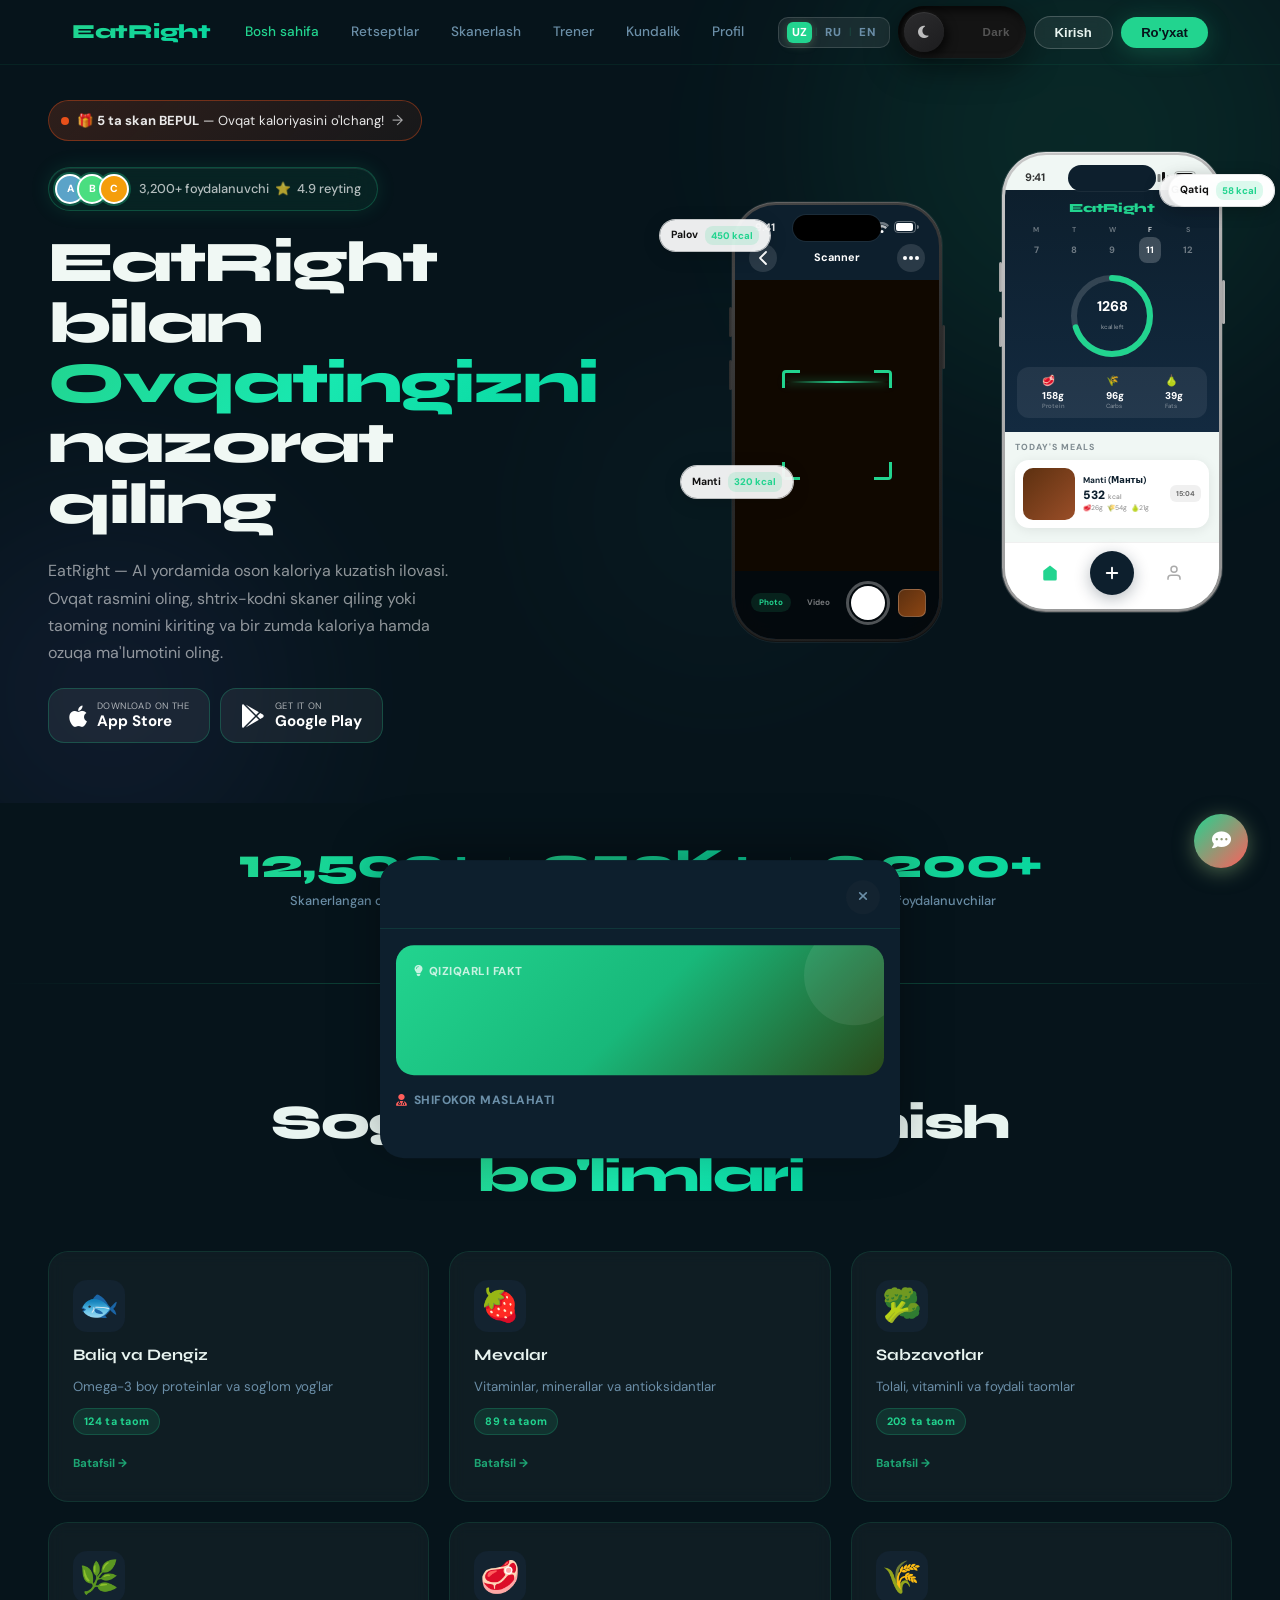
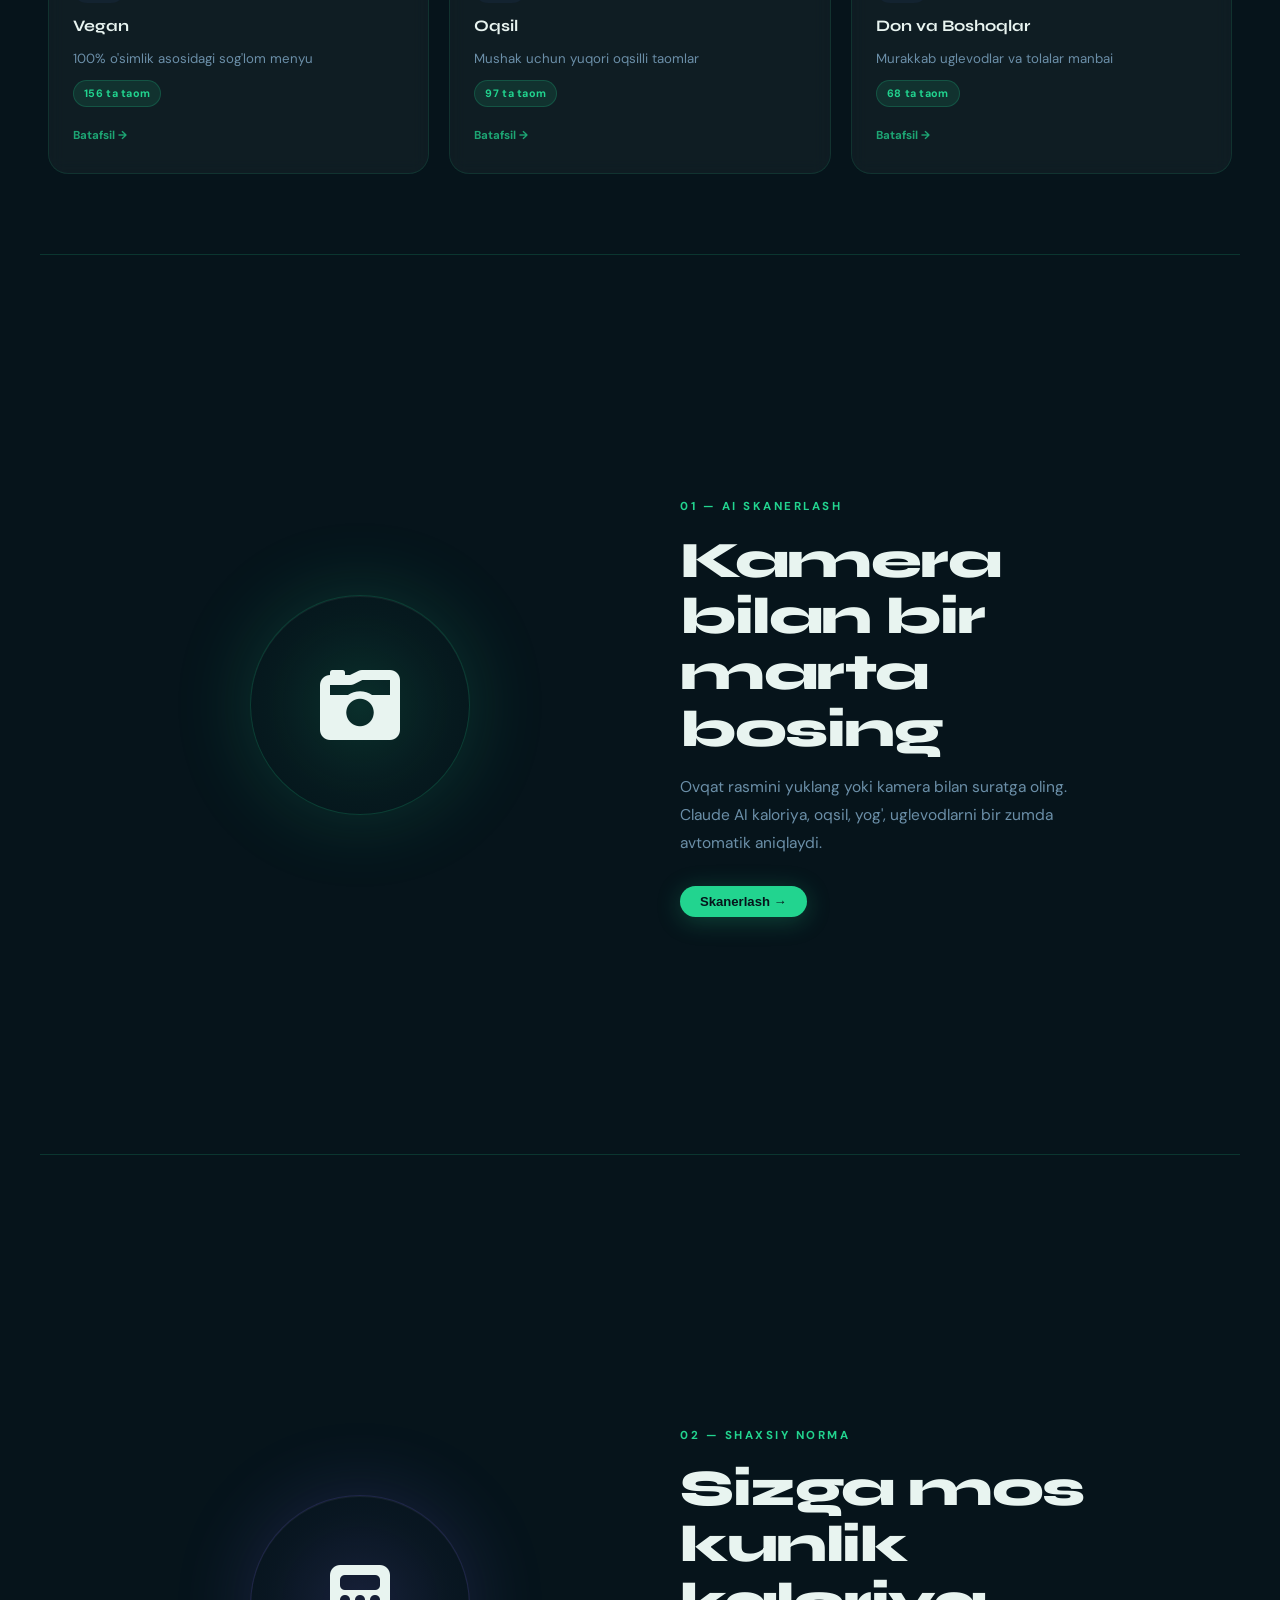
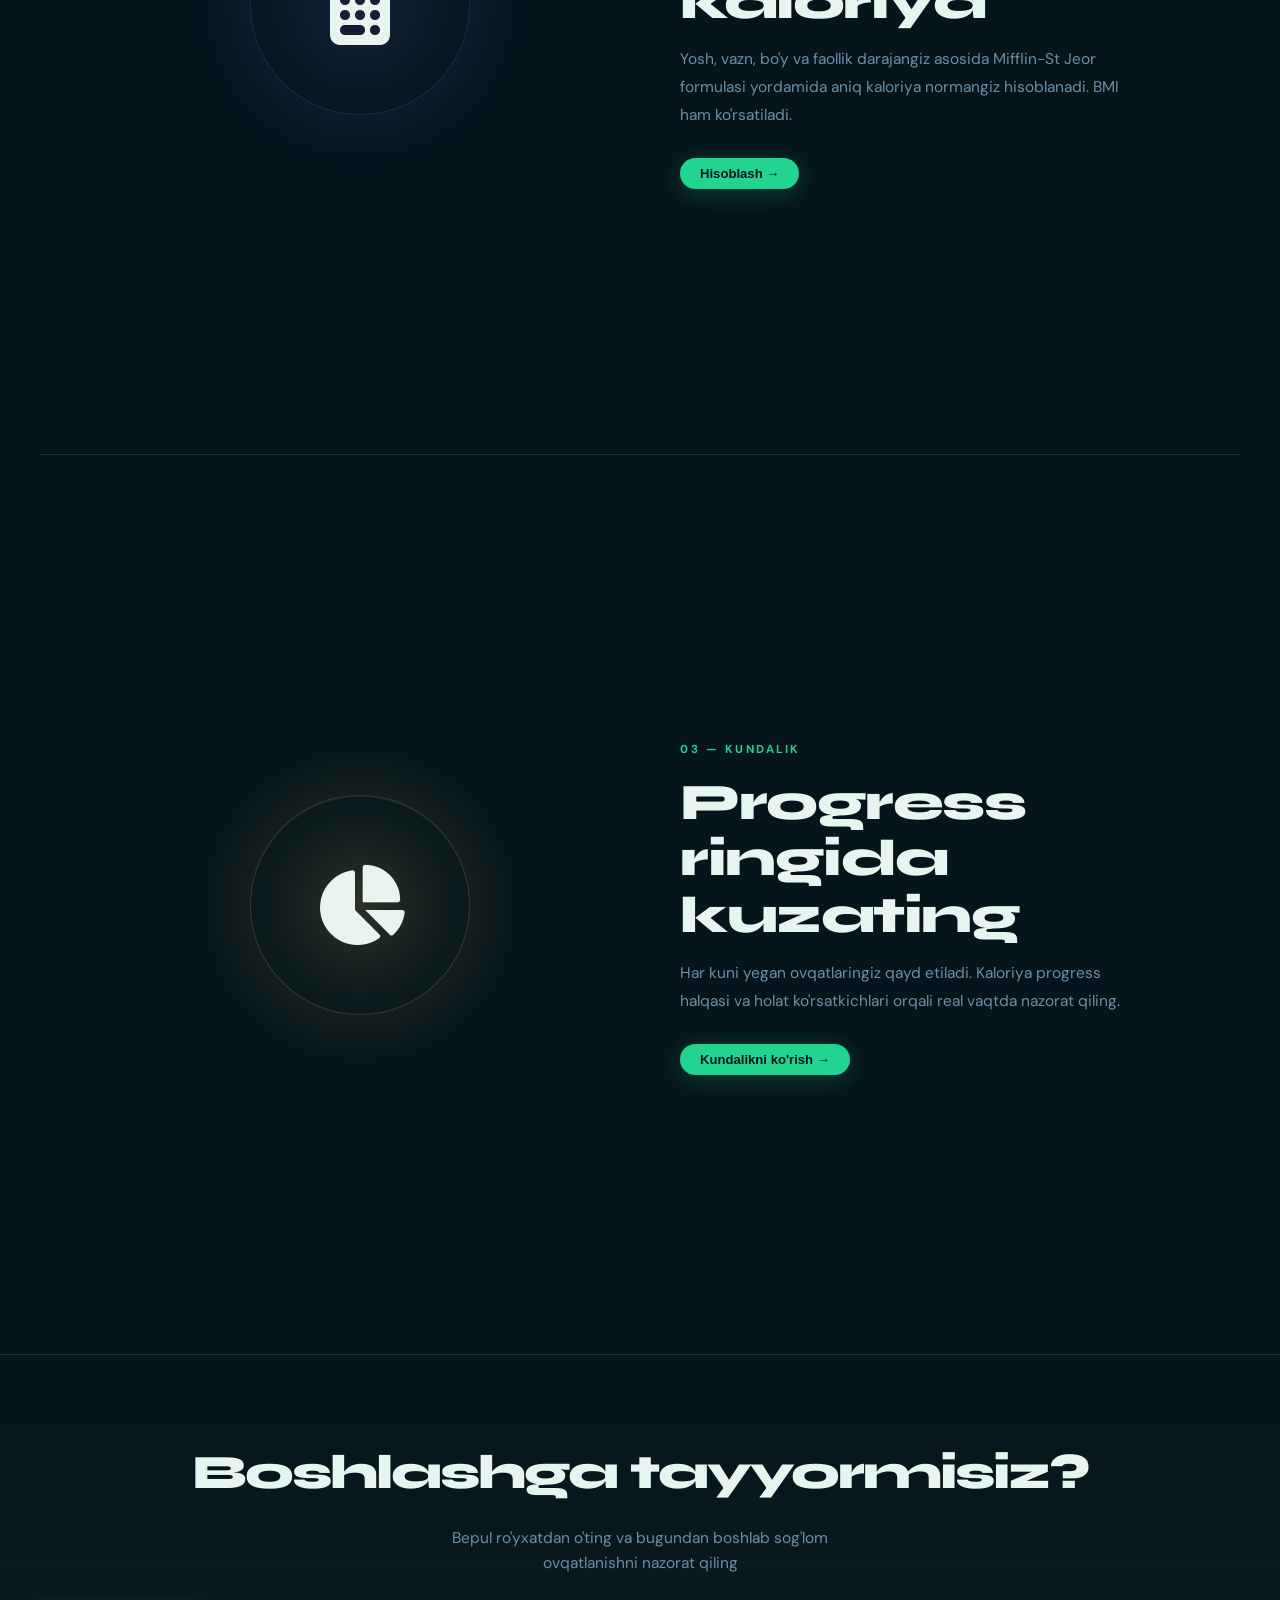
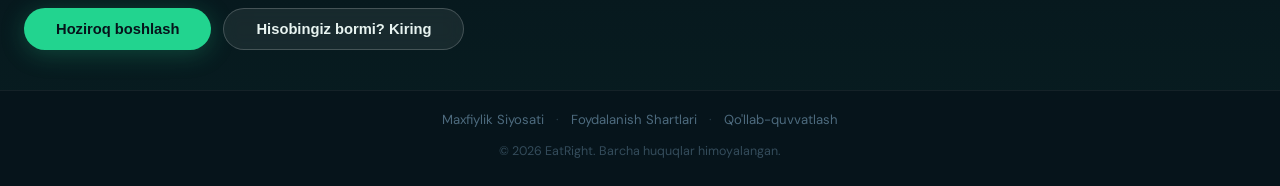
<file: index.html>
<!DOCTYPE html>
<html lang="uz">
<head>
  <meta charset="UTF-8">
  <meta name="viewport" content="width=device-width, initial-scale=1.0, maximum-scale=1.0, viewport-fit=cover">
  <title>EatRight — Kaloriya Hisoblagich | Sog'lom Ovqatlanish</title>

  <!-- Google Search Console -->
  <meta name="google-site-verification" content="IjXnkzoLcCFW6Kd5n5HwBVaMVZx4cDFJkZ2wPSoxfG8" />
  <meta name="google-site-verification" content="uzkrofYCBk4hF9sWohrpsaE6EvcJK5wAvVnFMrpugwY" />

  <!-- SEO -->
  <meta name="description" content="EatRight — ovqat rasmini skanerlang va kaloriyani avtomatik hisoblang. 500+ o'zbek va rus taom bazasi. Bepul kalori hisoblagich ilovasi.">
  <meta name="keywords" content="kaloriya hisoblagich, kalori hisoblash, sog'lom ovqatlanish, oziq-ovqat skaneri, dieta, EatRight, O'zbekiston">
  <meta name="robots" content="index, follow">
  <link rel="canonical" href="https://eatright.uz/">

  <!-- Open Graph (ijtimoiy tarmoqlar uchun) -->
  <meta property="og:title" content="EatRight — Kaloriya Hisoblagich">
  <meta property="og:description" content="Ovqat rasmini skanerlang va kaloriyani avtomatik hisoblang. 500+ taom bazasi.">
  <meta property="og:url" content="https://eatright.uz/">
  <meta property="og:type" content="website">
  <meta property="og:locale" content="uz_UZ">
  <meta property="og:image" content="https://eatright.uz/icons/icon-512.png">

  <!-- PWA -->
  <link rel="manifest" href="/manifest.json">
  <meta name="theme-color" content="#06141B">
  <meta name="mobile-web-app-capable" content="yes">
  <meta name="apple-mobile-web-app-capable" content="yes">
  <meta name="apple-mobile-web-app-status-bar-style" content="black-translucent">
  <meta name="apple-mobile-web-app-title" content="EatRight">
  <link rel="apple-touch-icon" href="/icons/icon-192.png">
  <link rel="apple-touch-startup-image" href="/icons/icon-512.png">

  <!-- Fonts: Syne (display) + DM Sans (body) -->
  <link rel="preconnect" href="https://fonts.googleapis.com">
  <link rel="preconnect" href="https://fonts.gstatic.com" crossorigin>
  <link href="https://fonts.googleapis.com/css2?family=Syne:wght@400;500;600;700;800&family=DM+Sans:ital,opsz,wght@0,9..40,300;0,9..40,400;0,9..40,500;0,9..40,600;0,9..40,700;1,9..40,400&display=swap" rel="stylesheet">
  <link rel="stylesheet" href="/css/style.css?v=25">
  <link rel="stylesheet" href="https://cdnjs.cloudflare.com/ajax/libs/font-awesome/6.5.0/css/all.min.css">
</head>
<body>

<nav class="navbar" id="navbar">
  <div class="nav-inner">
    <a class="logo" href="#" onclick="showPage('home')">EatRight</a>
    <div class="nav-links" id="navLinks">
      <a href="#" onclick="showPage('home')" class="nav-a active" data-i18n="nav_home">Bosh sahifa</a>
      <a href="#" onclick="showPage('recipes')" class="nav-a" data-i18n="nav_recipes">Retseptlar</a>
      <a href="#" onclick="showPage('scan')" class="nav-a" data-i18n="nav_scan">Skanerlash</a>
      <a href="#" onclick="showPage('trainer')" class="nav-a" data-i18n="nav_trainer">Trener</a>
      <a href="#" onclick="showPage('diary')" class="nav-a" data-i18n="nav_diary">Kundalik</a>
      <a href="#" onclick="showPage('profile')" class="nav-a" data-i18n="nav_profile">Profil</a>
      <!-- Mobile lang switcher -->
      <div class="lang-switcher mobile-lang">
        <button class="lang-btn active" data-lang="uz" onclick="setLang('uz')">UZ</button>
        <span class="lang-sep">|</span>
        <button class="lang-btn" data-lang="ru" onclick="setLang('ru')">RU</button>
        <span class="lang-sep">|</span>
        <button class="lang-btn" data-lang="en" onclick="setLang('en')">EN</button>
      </div>
    </div>
    <div class="nav-right">
      <!-- Language switcher -->
      <div class="lang-switcher">
        <button class="lang-btn active" data-lang="uz" onclick="setLang('uz')">UZ</button>
        <span class="lang-sep">|</span>
        <button class="lang-btn" data-lang="ru" onclick="setLang('ru')">RU</button>
        <span class="lang-sep">|</span>
        <button class="lang-btn" data-lang="en" onclick="setLang('en')">EN</button>
      </div>
      <!-- PWA Install -->
      <button class="tbtn tbtn-fill sm" id="installBtn" onclick="installPWA()" style="display:none;align-items:center;gap:6px">
        <i class="fas fa-download"></i> O'rnatish
      </button>
      <!-- Liquid Toggle -->
      <button class="liquid-toggle" id="themeToggle" onclick="toggleTheme()" title="Mavzu">
        <div class="lt-track"></div>
        <span class="lt-label" id="ltLabel">Dark</span>
        <div class="lt-knob" id="ltKnob">
          <i class="fas fa-moon" id="ltIcon"></i>
        </div>
      </button>
      <div id="authBtns">
        <button class="tbtn tbtn-line sm" onclick="showPage('login')" data-i18n="nav_login">Kirish</button>
        <button class="tbtn tbtn-fill sm" onclick="showPage('register')" data-i18n="nav_register">Ro'yxat</button>
      </div>
      <div id="userInfo" style="display:none">
        <span id="userName" class="user-name"></span>
        <button class="tbtn tbtn-line sm" onclick="logout()" data-i18n="nav_logout">Chiqish</button>
      </div>
      <button class="burger" onclick="toggleNav()"><i class="fas fa-bars"></i></button>
    </div>
  </div>
</nav>

<main id="app"></main>

<!-- 5-TAB BOTTOM NAV (mobile) — Figma EasyHealth style -->
<nav class="bottom-nav" id="bottomNav">
  <a class="bn-tab active" onclick="showPage('home')" id="bnt-home">
    <i class="fas fa-home"></i>
    <span data-i18n="bn_home">Asosiy</span>
  </a>
  <a class="bn-tab" onclick="showPage('recipes')" id="bnt-recipes">
    <i class="fas fa-utensils"></i>
    <span data-i18n="bn_recipes">Retseptlar</span>
  </a>
  <a class="bn-tab bn-center" onclick="showPage('scan')" id="bnt-scan">
    <div class="bn-center-btn">
      <i class="fas fa-camera"></i>
    </div>
  </a>
  <a class="bn-tab" onclick="showPage('trainer')" id="bnt-trainer">
    <i class="fas fa-dumbbell"></i>
    <span data-i18n="bn_trainer">Trener</span>
  </a>
  <a class="bn-tab" onclick="showPage('profile')" id="bnt-profile">
    <i class="fas fa-user"></i>
    <span data-i18n="bn_profile">Profil</span>
  </a>
</nav>

<!-- HOME -->
<template id="tpl-home">
<div>

  <!-- ===== HERO — Cal AI style ===== -->
  <section class="ea-hero">
    <!-- Background decoration blobs -->
    <div class="ea-blob ea-blob-1"></div>
    <div class="ea-blob ea-blob-2"></div>
    <div class="ea-blob ea-blob-3"></div>
    <div class="ea-hero-inner">

      <!-- LEFT -->
      <div class="ea-hero-left">

        <!-- Marketing banner -->
        <div class="ea-free-banner">
          <span class="ea-free-dot"></span>
          <span>🎁 <strong>5 ta skan BEPUL</strong> — Ovqat kaloriyasini o'lchang!</span>
          <span class="ea-free-arrow">→</span>
        </div>

        <!-- Social proof badge -->
        <div class="ea-badge">
          <div class="ea-avatars">
            <div class="ea-av" style="background:#5BA3C8">A</div>
            <div class="ea-av" style="background:#4ade80">B</div>
            <div class="ea-av" style="background:#f59e0b">C</div>
          </div>
          <span data-i18n="hero_badge">3,200+ foydalanuvchi &nbsp;⭐&nbsp; 4.9 reyting</span>
        </div>

        <!-- Headline -->
        <h1 class="ea-h1">
          <span data-i18n="hero_line1">EatRight bilan</span><br>
          <span class="ea-grad" data-i18n="hero_line2">Ovqatingizni</span><br>
          <span data-i18n="hero_line3">nazorat qiling</span>
        </h1>

        <!-- Description -->
        <p class="ea-desc" data-i18n="hero_desc">
          EatRight — AI yordamida oson kaloriya kuzatish ilovasi. Ovqat rasmini oling, shtrix-kodni skaner qiling yoki taoming nomini kiriting va bir zumda kaloriya hamda ozuqa ma'lumotini oling.
        </p>

        <!-- Store buttons -->
        <div class="ea-store-row">
          <a href="#" class="ea-store-btn">
            <i class="fab fa-apple ea-s-icon"></i>
            <div class="ea-s-text">
              <span class="ea-s-sub" data-i18n="hero_appstore_sub">Download on the</span>
              <span class="ea-s-main" data-i18n="hero_appstore_main">App Store</span>
            </div>
          </a>
          <a href="#" class="ea-store-btn">
            <i class="fab fa-google-play ea-s-icon"></i>
            <div class="ea-s-text">
              <span class="ea-s-sub" data-i18n="hero_google_sub">GET IT ON</span>
              <span class="ea-s-main" data-i18n="hero_google_main">Google Play</span>
            </div>
          </a>
        </div>

      </div><!-- /left -->

      <!-- RIGHT: Phone mockups -->
      <div class="ea-phones-wrap">

        <!-- Floating food detection tags -->
        <div class="ea-food-tag food-tag-plov" style="top:14%;left:-10%">Palov<b>450 kcal</b></div>
        <div class="ea-food-tag food-tag-plov" style="top:6%;right:-8%">Go'sht<b>180 kcal</b></div>
        <div class="ea-food-tag food-tag-manti" style="top:58%;left:-6%">Manti<b>320 kcal</b></div>
        <div class="ea-food-tag food-tag-manti" style="top:6%;right:-8%">Qatiq<b>58 kcal</b></div>

        <!-- ── BACK PHONE: iPhone 15 Pro — Scanner ── -->
        <div class="iph iph-back">
          <div class="iph-frame">
            <!-- Side buttons -->
            <div class="iph-btn-vol-up"></div>
            <div class="iph-btn-vol-dn"></div>
            <div class="iph-btn-power"></div>
            <div class="iph-screen">
              <!-- Dynamic Island -->
              <div class="iph-island"></div>
              <!-- Status bar -->
              <div class="iph-status">
                <span class="iph-time">9:41</span>
                <span class="iph-icons">
                  <svg width="16" height="10" viewBox="0 0 16 10" fill="none"><rect x="0" y="3" width="3" height="7" rx="1" fill="rgba(255,255,255,.4)"/><rect x="4.5" y="2" width="3" height="8" rx="1" fill="rgba(255,255,255,.6)"/><rect x="9" y="0" width="3" height="10" rx="1" fill="white"/><rect x="14" y="3" width="1.5" height="4" rx=".75" fill="rgba(255,255,255,.35)"/></svg>
                  <svg width="14" height="11" viewBox="0 0 14 11" fill="white"><path d="M7 2.5C9.2 2.5 11.2 3.5 12.5 5.1L14 3.4C12.3 1.3 9.8 0 7 0C4.2 0 1.7 1.3 0 3.4L1.5 5.1C2.8 3.5 4.8 2.5 7 2.5Z" opacity=".4"/><path d="M7 5.5C8.4 5.5 9.6 6.1 10.5 7.1L12 5.4C10.7 4 9 3.1 7 3.1C5 3.1 3.3 4 2 5.4L3.5 7.1C4.4 6.1 5.6 5.5 7 5.5Z" opacity=".7"/><circle cx="7" cy="9.5" r="1.5"/></svg>
                  <svg width="25" height="12" viewBox="0 0 25 12" fill="none"><rect x=".5" y=".5" width="21" height="11" rx="3.5" stroke="rgba(255,255,255,.35)"/><rect x="2" y="2" width="17" height="8" rx="2" fill="white"/><path d="M23 4v4a2 2 0 000-4z" fill="rgba(255,255,255,.4)"/></svg>
                </span>
              </div>
              <!-- Scanner UI -->
              <div class="iph-scan-ui">
                <div class="iph-scan-nav">
                  <div class="iph-icon-btn">
                    <svg width="8" height="14" viewBox="0 0 8 14" fill="none"><path d="M7 1L1 7l6 6" stroke="white" stroke-width="1.8" stroke-linecap="round" stroke-linejoin="round"/></svg>
                  </div>
                  <span>Scanner</span>
                  <div class="iph-icon-btn">
                    <svg width="16" height="4" viewBox="0 0 16 4" fill="white"><circle cx="2" cy="2" r="2"/><circle cx="8" cy="2" r="2"/><circle cx="14" cy="2" r="2"/></svg>
                  </div>
                </div>
                <div class="iph-cam-view">
                  <!-- Food crossfade scene -->
                  <div class="iph-food-scene">
                    <img src="img/plov.jpg" alt="Palov" class="food-slide food-slide-1">
                    <img src="img/manti.webp" alt="Manti" class="food-slide food-slide-2">
                    <div class="iph-food-label food-label-1">Palov<span>450 kcal</span></div>
                    <div class="iph-food-label food-label-2">Manti<span>320 kcal</span></div>
                  </div>
                  <!-- Corner frame brackets -->
                  <div class="iph-scan-frame">
                    <span class="iph-corner tl"></span>
                    <span class="iph-corner tr"></span>
                    <span class="iph-corner bl"></span>
                    <span class="iph-corner br"></span>
                    <!-- Scan line animation -->
                    <div class="iph-scan-line"></div>
                  </div>
                </div>
                <div class="iph-scan-bar">
                  <div class="iph-mode-pill active">Photo</div>
                  <div class="iph-mode-pill">Video</div>
                  <div class="iph-shutter">
                    <div class="iph-shutter-inner"></div>
                  </div>
                  <div class="iph-gallery-thumb"></div>
                  <div style="width:36px"></div>
                </div>
              </div>
            </div>
          </div>
        </div>

        <!-- ── FRONT PHONE: iPhone 15 Pro — EatRight Home ── -->
        <div class="iph iph-front">
          <div class="iph-frame iph-frame-light">
            <div class="iph-btn-vol-up"></div>
            <div class="iph-btn-vol-dn"></div>
            <div class="iph-btn-power"></div>
            <div class="iph-screen iph-screen-light">
              <div class="iph-island iph-island-dark"></div>
              <div class="iph-status iph-status-dark">
                <span class="iph-time">9:41</span>
                <span class="iph-icons">
                  <svg width="16" height="10" viewBox="0 0 16 10" fill="none"><rect x="0" y="3" width="3" height="7" rx="1" fill="rgba(0,0,0,.25)"/><rect x="4.5" y="2" width="3" height="8" rx="1" fill="rgba(0,0,0,.45)"/><rect x="9" y="0" width="3" height="10" rx="1" fill="#111"/><rect x="14" y="3" width="1.5" height="4" rx=".75" fill="rgba(0,0,0,.2)"/></svg>
                  <svg width="25" height="12" viewBox="0 0 25 12" fill="none"><rect x=".5" y=".5" width="21" height="11" rx="3.5" stroke="rgba(0,0,0,.25)"/><rect x="2" y="2" width="17" height="8" rx="2" fill="#111"/><path d="M23 4v4a2 2 0 000-4z" fill="rgba(0,0,0,.3)"/></svg>
                </span>
              </div>
              <!-- App header gradient -->
              <div class="iph-app-header">
                <div class="iph-app-logo">EatRight</div>
                <div class="iph-week-row">
                  <div class="iph-day">M<span>7</span></div>
                  <div class="iph-day">T<span>8</span></div>
                  <div class="iph-day">W<span>9</span></div>
                  <div class="iph-day today">F<span>11</span></div>
                  <div class="iph-day">S<span>12</span></div>
                </div>
                <!-- Ring -->
                <div class="iph-ring-wrap">
                  <svg width="90" height="90" viewBox="0 0 90 90">
                    <circle cx="45" cy="45" r="38" stroke="rgba(255,255,255,.15)" stroke-width="6" fill="none"/>
                    <circle cx="45" cy="45" r="38" stroke="#22d48f" stroke-width="6" fill="none"
                      stroke-dasharray="238.8" stroke-dashoffset="71.6"
                      stroke-linecap="round" transform="rotate(-90 45 45)"/>
                  </svg>
                  <div class="iph-ring-txt"><b>1268</b><small>kcal left</small></div>
                </div>
                <!-- Macros -->
                <div class="iph-macros">
                  <div class="iph-macro"><span>🥩</span><b>158g</b><small>Protein</small></div>
                  <div class="iph-macro"><span>🌾</span><b>96g</b><small>Carbs</small></div>
                  <div class="iph-macro"><span>🍐</span><b>39g</b><small>Fats</small></div>
                </div>
              </div>
              <!-- Food log area -->
              <div class="iph-log">
                <div class="iph-log-title">Today's meals</div>
                <div class="iph-food-card">
                  <div class="iph-food-img"></div>
                  <div class="iph-food-info">
                    <div class="iph-food-name">Manti (Манты)</div>
                    <div class="iph-food-cal">532 <small>kcal</small></div>
                    <div class="iph-food-macros">🥩26g &nbsp;🌾54g &nbsp;🍐21g</div>
                  </div>
                  <div class="iph-food-time">15:04</div>
                </div>
              </div>
              <!-- Bottom nav -->
              <div class="iph-bottom-nav">
                <div class="iph-nav-item active">
                  <svg width="18" height="18" viewBox="0 0 24 24" fill="#22d48f"><path d="M3 9l9-7 9 7v11a2 2 0 01-2 2H5a2 2 0 01-2-2z"/></svg>
                </div>
                <div class="iph-nav-fab">
                  <svg width="18" height="18" viewBox="0 0 24 24" fill="white"><line x1="12" y1="5" x2="12" y2="19" stroke="white" stroke-width="2.5" stroke-linecap="round"/><line x1="5" y1="12" x2="19" y2="12" stroke="white" stroke-width="2.5" stroke-linecap="round"/></svg>
                </div>
                <div class="iph-nav-item">
                  <svg width="18" height="18" viewBox="0 0 24 24" fill="none" stroke="#aaa" stroke-width="2"><path d="M20 21v-2a4 4 0 00-4-4H8a4 4 0 00-4 4v2"/><circle cx="12" cy="7" r="4"/></svg>
                </div>
              </div>
            </div>
          </div>
        </div>

      </div><!-- /phones-wrap -->
    </div><!-- /inner -->
  </section>

  <!-- Stats row -->
  <div class="ea-stats-row">
    <div class="ea-stat"><span class="ea-stat-num">12,500+</span><span class="ea-stat-lbl" data-i18n="stat1_lbl">Skanerlangan ovqatlar</span></div>
    <div class="ea-stat-div"></div>
    <div class="ea-stat"><span class="ea-stat-num">950K+</span><span class="ea-stat-lbl" data-i18n="stat2_lbl">Kuzatilgan kaloriya</span></div>
    <div class="ea-stat-div"></div>
    <div class="ea-stat"><span class="ea-stat-num">3,200+</span><span class="ea-stat-lbl" data-i18n="stat3_lbl">Faol foydalanuvchilar</span></div>
  </div>

  <!-- APP SCREENSHOTS — removed -->
  <div style="display:none"><div class="appscr-scroll">

      <!-- 1. ONBOARDING -->
      <div class="appscr-item">
        <div class="mock-phone">
          <div class="mock-island"></div>
          <div class="mock-screen mock-dark" style="background:linear-gradient(170deg,#0e1c36 0%,#132040 45%,#0e2212 100%)">
            <div class="mock-sb" style="color:#fff">
              <span>9:41</span><span style="font-size:10px;opacity:.6">●●● 81%</span>
            </div>
            <div style="display:flex;flex-direction:column;align-items:center;padding:0 16px">
              <div style="color:rgba(255,255,255,.4);font-size:10px;margin-bottom:8px">Step 2 of 7</div>
              <div style="display:flex;gap:5px;margin-bottom:20px">
                <div style="width:6px;height:6px;border-radius:3px;background:rgba(255,255,255,.2)"></div>
                <div style="width:18px;height:6px;border-radius:3px;background:#4caf7d"></div>
                <div style="width:6px;height:6px;border-radius:3px;background:rgba(255,255,255,.2)"></div>
                <div style="width:6px;height:6px;border-radius:3px;background:rgba(255,255,255,.2)"></div>
                <div style="width:6px;height:6px;border-radius:3px;background:rgba(255,255,255,.2)"></div>
              </div>
              <div style="font-size:36px;margin-bottom:10px">🎯</div>
              <div style="color:#fff;font-size:16px;font-weight:800;text-align:center;margin-bottom:4px">What is your goal?</div>
              <div style="color:rgba(255,255,255,.4);font-size:10px;margin-bottom:16px">We'll build your personal plan</div>
              <div style="width:100%;display:flex;flex-direction:column;gap:8px">
                <div style="background:rgba(76,175,125,.18);border:1.5px solid #4caf7d;border-radius:12px;padding:11px 14px;display:flex;align-items:center;gap:10px">
                  <span style="font-size:16px">🔥</span><span style="color:#fff;font-size:12px;font-weight:600;flex:1">Lose weight</span><span style="color:#4caf7d;font-weight:800">✓</span>
                </div>
                <div style="background:rgba(255,255,255,.07);border:1px solid rgba(255,255,255,.1);border-radius:12px;padding:11px 14px;display:flex;align-items:center;gap:10px">
                  <span style="font-size:16px">⚖️</span><span style="color:#fff;font-size:12px;font-weight:600">Maintain weight</span>
                </div>
                <div style="background:rgba(255,255,255,.07);border:1px solid rgba(255,255,255,.1);border-radius:12px;padding:11px 14px;display:flex;align-items:center;gap:10px">
                  <span style="font-size:16px">💪</span><span style="color:#fff;font-size:12px;font-weight:600">Gain muscle</span>
                </div>
                <div style="background:rgba(255,255,255,.07);border:1px solid rgba(255,255,255,.1);border-radius:12px;padding:11px 14px;display:flex;align-items:center;gap:10px">
                  <span style="font-size:16px">🏃</span><span style="color:#fff;font-size:12px;font-weight:600">Get fit</span>
                </div>
              </div>
            </div>
            <div style="position:absolute;bottom:20px;left:16px;right:16px;background:#4caf7d;border-radius:14px;padding:13px;text-align:center;color:#fff;font-size:14px;font-weight:700">Next</div>
          </div>
        </div>
        <div class="appscr-caption">Maqsad tanlash</div>
      </div>

      <!-- 2. HOME -->
      <div class="appscr-item">
        <div class="mock-phone">
          <div class="mock-island"></div>
          <div class="mock-screen" style="background:#f2f2f7;display:flex;flex-direction:column">
            <div style="background:linear-gradient(180deg,#1a1e30,#1c2238);padding:36px 14px 14px;flex-shrink:0">
              <div class="mock-sb" style="color:#fff;position:relative;height:auto;padding:0 0 10px"><span>10:05</span><span style="font-size:10px;opacity:.6">81%</span></div>
              <div style="color:#fff;font-size:14px;font-weight:800;text-align:center;margin-bottom:10px">EatRight</div>
              <div style="display:flex;justify-content:space-between;margin-bottom:8px">
                <div style="color:rgba(255,255,255,.35);font-size:9px;text-align:center">17<br>Fri</div>
                <div style="color:rgba(255,255,255,.35);font-size:9px;text-align:center">18<br>Sat</div>
                <div style="color:rgba(255,255,255,.35);font-size:9px;text-align:center">19<br>Sun</div>
                <div style="color:#fff;font-size:9px;text-align:center;background:rgba(255,255,255,.12);border:1px solid rgba(255,255,255,.2);border-radius:8px;padding:3px 5px">20<br>Mon</div>
                <div style="color:rgba(255,255,255,.35);font-size:9px;text-align:center">21<br>Tue</div>
                <div style="color:rgba(255,255,255,.35);font-size:9px;text-align:center">22<br>Wed</div>
                <div style="color:rgba(255,255,255,.35);font-size:9px;text-align:center">23<br>Thu</div>
              </div>
              <div style="display:flex;justify-content:center;align-items:center;position:relative;height:90px">
                <svg width="90" height="90" viewBox="0 0 90 90" style="transform:rotate(-90deg)">
                  <circle cx="45" cy="45" r="36" stroke="rgba(255,255,255,.1)" stroke-width="7" fill="none"/>
                  <circle cx="45" cy="45" r="36" stroke="rgba(255,255,255,.3)" stroke-width="7" fill="none" stroke-dasharray="226" stroke-linecap="round"/>
                </svg>
                <div style="position:absolute;text-align:center">
                  <div style="color:#fff;font-size:22px;font-weight:900;letter-spacing:-1px;line-height:1">1800</div>
                  <div style="color:rgba(255,255,255,.5);font-size:8px;margin-top:2px">Remaining cal</div>
                </div>
              </div>
            </div>
            <div style="display:flex;gap:6px;padding:10px 10px 0;background:#f2f2f7">
              <div style="flex:1;background:#fff;border-radius:12px;padding:10px 8px;text-align:center;box-shadow:0 2px 8px rgba(0,0,0,.06)">
                <div style="font-size:16px;margin-bottom:4px">🥩</div>
                <div style="color:#1a1a2e;font-size:11px;font-weight:800">192g</div>
                <div style="color:#aaa;font-size:8px">Protein</div>
              </div>
              <div style="flex:1;background:#fff;border-radius:12px;padding:10px 8px;text-align:center;box-shadow:0 2px 8px rgba(0,0,0,.06)">
                <div style="font-size:16px;margin-bottom:4px">🌾</div>
                <div style="color:#1a1a2e;font-size:11px;font-weight:800">150g</div>
                <div style="color:#aaa;font-size:8px">Carbs</div>
              </div>
              <div style="flex:1;background:#fff;border-radius:12px;padding:10px 8px;text-align:center;box-shadow:0 2px 8px rgba(0,0,0,.06)">
                <div style="font-size:16px;margin-bottom:4px">🥑</div>
                <div style="color:#1a1a2e;font-size:11px;font-weight:800">60g</div>
                <div style="color:#aaa;font-size:8px">Fats</div>
              </div>
            </div>
            <div style="margin:8px 10px 0;background:#fff;border-radius:12px;padding:10px 12px;display:flex;align-items:center;justify-content:space-between;box-shadow:0 2px 8px rgba(0,0,0,.05)">
              <div style="display:flex;align-items:center;gap:7px">
                <span style="font-size:16px">💧</span>
                <div>
                  <div style="font-size:11px;font-weight:700;color:#1a1a2e">Water</div>
                  <div style="font-size:9px;color:#4c7fff">0 / 8 glasses</div>
                </div>
              </div>
              <div style="display:flex;gap:3px">
                <div style="width:12px;height:12px;border-radius:50% 50% 50% 0;transform:rotate(-45deg);background:#dde8ff"></div>
                <div style="width:12px;height:12px;border-radius:50% 50% 50% 0;transform:rotate(-45deg);background:#dde8ff"></div>
                <div style="width:12px;height:12px;border-radius:50% 50% 50% 0;transform:rotate(-45deg);background:#dde8ff"></div>
                <div style="width:12px;height:12px;border-radius:50% 50% 50% 0;transform:rotate(-45deg);background:#dde8ff"></div>
              </div>
            </div>
            <div style="margin:8px 10px 0">
              <div style="font-size:11px;font-weight:700;color:#1a1a2e;margin-bottom:6px">Recently eaten</div>
              <div style="background:#fff;border-radius:12px;padding:12px;text-align:center;box-shadow:0 2px 8px rgba(0,0,0,.05)">
                <div style="font-size:11px;font-weight:700;color:#1a1a2e">No data yet!</div>
                <div style="font-size:9px;color:#bbb;margin-top:2px">Scan your first meal</div>
              </div>
            </div>
            <div style="margin-top:auto;height:52px;background:#fff;border-top:1px solid #ebebeb;display:flex;align-items:center;justify-content:space-around;padding:0 20px 6px;flex-shrink:0">
              <span style="font-size:18px">🏠</span>
              <div style="width:38px;height:38px;background:#1a1e30;border-radius:19px;display:flex;align-items:center;justify-content:center;color:#fff;font-size:20px;margin-bottom:10px;box-shadow:0 4px 12px rgba(26,30,48,.4)">+</div>
              <span style="font-size:18px;opacity:.35">👤</span>
            </div>
          </div>
        </div>
        <div class="appscr-caption">Bosh ekran</div>
      </div>

      <!-- 3. SCAN -->
      <div class="appscr-item">
        <div class="mock-phone">
          <div class="mock-island"></div>
          <div class="mock-screen" style="background:#f2f2f7;position:relative;overflow:hidden">
            <div style="position:absolute;inset:0;background:linear-gradient(180deg,#1a1e30 0%,#1c2238 35%,#f2f2f7 35%);filter:brightness(.5)"></div>
            <div style="position:absolute;bottom:0;left:0;right:0;background:#fff;border-radius:22px 22px 0 0;padding:10px 16px 24px">
              <div style="width:28px;height:3px;background:#e0e0e0;border-radius:2px;margin:0 auto 14px"></div>
              <div style="display:grid;grid-template-columns:1fr 1fr;gap:8px">
                <div style="background:#f8f8fa;border-radius:14px;padding:14px 12px;display:flex;align-items:center;gap:10px">
                  <div style="width:36px;height:36px;border-radius:10px;background:#e8f0ff;display:flex;align-items:center;justify-content:center;font-size:18px;flex-shrink:0">📷</div>
                  <span style="color:#1a1a2e;font-size:13px;font-weight:600">Camera</span>
                </div>
                <div style="background:#f8f8fa;border-radius:14px;padding:14px 12px;display:flex;align-items:center;gap:10px">
                  <div style="width:36px;height:36px;border-radius:10px;background:#ffe8e8;display:flex;align-items:center;justify-content:center;font-size:18px;flex-shrink:0">🖼️</div>
                  <span style="color:#1a1a2e;font-size:13px;font-weight:600">Gallery</span>
                </div>
                <div style="background:#f8f8fa;border-radius:14px;padding:14px 12px;display:flex;align-items:center;gap:10px">
                  <div style="width:36px;height:36px;border-radius:10px;background:#e8f8f0;display:flex;align-items:center;justify-content:center;font-size:18px;flex-shrink:0">🔍</div>
                  <span style="color:#1a1a2e;font-size:13px;font-weight:600">Search</span>
                </div>
                <div style="background:#f8f8fa;border-radius:14px;padding:14px 12px;display:flex;align-items:center;gap:10px">
                  <div style="width:36px;height:36px;border-radius:10px;background:#fff8e8;display:flex;align-items:center;justify-content:center;font-size:18px;flex-shrink:0">✏️</div>
                  <span style="color:#1a1a2e;font-size:13px;font-weight:600">Text</span>
                </div>
              </div>
              <div style="width:38px;height:38px;border-radius:19px;background:#f0f0f5;display:flex;align-items:center;justify-content:center;font-size:18px;color:#888;margin:12px auto 0">×</div>
            </div>
          </div>
        </div>
        <div class="appscr-caption">Skan usullari</div>
      </div>

      <!-- 4. AI CHAT -->
      <div class="appscr-item">
        <div class="mock-phone">
          <div class="mock-island" style="background:#000"></div>
          <div class="mock-screen" style="background:#f2f2f7;display:flex;flex-direction:column">
            <div style="background:#fff;padding:36px 14px 12px;border-bottom:1px solid #f0f0f0;display:flex;align-items:center;gap:8px;flex-shrink:0">
              <span style="font-size:18px;color:#1a1a2e">←</span>
              <div style="width:34px;height:34px;border-radius:17px;background:#eaf6ef;display:flex;align-items:center;justify-content:center;font-size:18px">🥗</div>
              <div>
                <div style="font-size:13px;font-weight:800;color:#1a1a2e">AI Nutritionist</div>
                <div style="font-size:10px;color:#4caf7d;font-weight:600">24/7 • Claude AI</div>
              </div>
            </div>
            <div style="flex:1;padding:12px;display:flex;flex-direction:column;gap:10px;overflow:hidden">
              <div style="display:flex;gap:7px">
                <div style="width:26px;height:26px;border-radius:13px;background:linear-gradient(135deg,#4caf7d,#2d7a50);display:flex;align-items:center;justify-content:center;color:#fff;font-size:9px;font-weight:800;flex-shrink:0;align-self:flex-end">AI</div>
                <div style="max-width:78%;background:#fff;border-radius:16px;border-bottom-left-radius:3px;padding:10px 12px;font-size:10px;line-height:1.6;color:#1a1a2e;box-shadow:0 2px 6px rgba(0,0,0,.06)">Hi! I'm your personal AI nutritionist 🥗<br><br>Ask me anything about:<br>• Calories &amp; macros<br>• Healthy eating tips<br>• Meal planning</div>
              </div>
              <div style="display:flex;flex-direction:row-reverse">
                <div style="max-width:78%;background:#1a1e30;border-radius:16px;border-bottom-right-radius:3px;padding:10px 12px;font-size:10px;line-height:1.6;color:#fff">What can I eat for dinner under 400 kcal?</div>
              </div>
              <div style="display:flex;gap:7px">
                <div style="width:26px;height:26px;border-radius:13px;background:linear-gradient(135deg,#4caf7d,#2d7a50);display:flex;align-items:center;justify-content:center;color:#fff;font-size:9px;font-weight:800;flex-shrink:0;align-self:flex-end">AI</div>
                <div style="max-width:78%;background:#fff;border-radius:16px;border-bottom-left-radius:3px;padding:10px 12px;font-size:10px;line-height:1.6;color:#1a1a2e;box-shadow:0 2px 6px rgba(0,0,0,.06)">🥗 Grilled chicken + salad — 320 kcal<br>🥚 2 eggs + veggies — 280 kcal<br>🐟 Steamed fish — 350 kcal</div>
              </div>
            </div>
            <div style="background:#fff;border-top:1px solid #f0f0f0;padding:10px 12px 20px;display:flex;gap:8px;align-items:center;flex-shrink:0">
              <div style="flex:1;background:#f2f2f7;border-radius:20px;padding:9px 14px;font-size:11px;color:#bbb">Ask about nutrition...</div>
              <div style="width:34px;height:34px;border-radius:17px;background:#e0e0e8;display:flex;align-items:center;justify-content:center;font-size:14px;color:#888">➤</div>
            </div>
          </div>
        </div>
        <div class="appscr-caption">AI Dietolog</div>
      </div>

      <!-- 5. PROFILE -->
      <div class="appscr-item">
        <div class="mock-phone">
          <div class="mock-island"></div>
          <div class="mock-screen" style="background:#f2f2f7;display:flex;flex-direction:column">
            <div style="background:linear-gradient(180deg,#1a1e30,#1c2238);padding:36px 14px 18px;display:flex;flex-direction:column;align-items:center;flex-shrink:0">
              <div style="width:100%;display:flex;justify-content:space-between;align-items:center;margin-bottom:12px">
                <span style="color:#fff;font-size:14px;font-weight:700">Profile</span>
                <span style="color:rgba(255,255,255,.4);font-size:16px">⚙️</span>
              </div>
              <div style="width:54px;height:54px;border-radius:27px;background:linear-gradient(135deg,#4caf7d,#267a44);display:flex;align-items:center;justify-content:center;font-size:22px;color:#fff;font-weight:900;margin-bottom:8px;box-shadow:0 0 0 3px rgba(76,175,125,.3)">A</div>
              <div style="color:#fff;font-size:15px;font-weight:800;margin-bottom:6px">Aziz</div>
              <div style="background:rgba(76,175,125,.2);border:1px solid rgba(76,175,125,.45);border-radius:10px;padding:3px 10px;color:#4caf7d;font-size:10px;font-weight:600">Lose weight</div>
            </div>
            <div style="padding:10px;flex:1;overflow:hidden">
              <div style="background:#fff;border-radius:14px;padding:12px 14px;display:flex;justify-content:space-between;align-items:center;margin-bottom:8px;box-shadow:0 2px 8px rgba(0,0,0,.05)">
                <div>
                  <div style="color:#aaa;font-size:9px;font-weight:600;text-transform:uppercase;letter-spacing:.5px">Today</div>
                  <div style="color:#1a1a2e;font-size:26px;font-weight:900;line-height:1">0</div>
                  <div style="color:#bbb;font-size:10px">/ 1800 kcal</div>
                </div>
                <div style="width:44px;height:44px;border-radius:22px;border:4px solid #f0f0f4;display:flex;align-items:center;justify-content:center;color:#bbb;font-size:11px;font-weight:700">0%</div>
              </div>
              <div style="display:flex;gap:7px;margin-bottom:8px">
                <div style="flex:1;background:#fff;border-radius:12px;padding:10px 8px;text-align:center;box-shadow:0 2px 8px rgba(0,0,0,.05)">
                  <div style="font-size:15px;margin-bottom:3px">⚖️</div>
                  <div style="color:#1a1a2e;font-size:13px;font-weight:800">96</div>
                  <div style="color:#bbb;font-size:8px">KG</div>
                </div>
                <div style="flex:1;background:#fff;border-radius:12px;padding:10px 8px;text-align:center;box-shadow:0 2px 8px rgba(0,0,0,.05)">
                  <div style="font-size:15px;margin-bottom:3px">📏</div>
                  <div style="color:#1a1a2e;font-size:13px;font-weight:800">176</div>
                  <div style="color:#bbb;font-size:8px">CM</div>
                </div>
                <div style="flex:1;background:#fff;border-radius:12px;padding:10px 8px;text-align:center;box-shadow:0 2px 8px rgba(0,0,0,.05)">
                  <div style="font-size:15px;margin-bottom:3px">🎂</div>
                  <div style="color:#1a1a2e;font-size:13px;font-weight:800">30</div>
                  <div style="color:#bbb;font-size:8px">YRS</div>
                </div>
              </div>
              <div style="background:#fff;border-radius:12px;padding:12px 14px;display:flex;justify-content:space-between;align-items:center;margin-bottom:8px;box-shadow:0 2px 8px rgba(0,0,0,.05)">
                <div>
                  <div style="color:#aaa;font-size:10px">BMI</div>
                  <div style="color:#1a1a2e;font-size:11px;font-weight:700">Obese</div>
                </div>
                <div style="color:#1a1a2e;font-size:24px;font-weight:900">31.0</div>
              </div>
              <div style="background:#fff;border-radius:12px;padding:12px 14px;box-shadow:0 2px 8px rgba(0,0,0,.05)">
                <div style="display:flex;justify-content:space-between;margin-bottom:6px">
                  <span style="color:#1a1a2e;font-size:11px;font-weight:700">Weight goal</span>
                  <span style="color:#4caf7d;font-size:11px;font-weight:700">75 kg</span>
                </div>
                <div style="color:#bbb;font-size:10px;margin-bottom:6px">96 kg → 75 kg</div>
                <div style="height:5px;background:#f0f0f4;border-radius:3px"><div style="height:5px;width:10%;background:#4caf7d;border-radius:3px"></div></div>
              </div>
            </div>
            <div style="height:52px;background:#fff;border-top:1px solid #ebebeb;display:flex;align-items:center;justify-content:space-around;padding:0 20px 6px;flex-shrink:0">
              <span style="font-size:18px;opacity:.35">🏠</span>
              <div style="width:38px;height:38px;background:#1a1e30;border-radius:19px;display:flex;align-items:center;justify-content:center;color:#fff;font-size:20px;margin-bottom:10px">+</div>
              <span style="font-size:18px">👤</span>
            </div>
          </div>
        </div>
        <div class="appscr-caption">Profil va statistika</div>
      </div>

    </div>
  </div>

  <!-- FOOD CATEGORIES — Figma template style -->
  <section class="fcat-section">
    <div class="fcat-inner">
      <div class="fcat-header">
        <span class="fcat-label" data-i18n="fcat_label">EatRight nima taklif qiladi?</span>
        <h2 class="fcat-title"><span data-i18n="fcat_title1">Sog'lom ovqatlanish</span><br><span class="ea-grad" data-i18n="fcat_title2">bo'limlari</span></h2>
      </div>
      <div class="fcat-grid">
        <div class="fcat-card fcat-fish" onclick="openCatModal('fish')">
          <div class="fcat-icon-wrap">🐟</div>
          <h3 data-i18n="fcat_fish_h">Baliq va Dengiz</h3>
          <p data-i18n="fcat_fish_p">Omega-3 boy proteinlar va sog'lom yog'lar</p>
          <span class="fcat-badge" data-i18n="fcat_fish_b">124 ta taom</span>
          <span class="fcat-info-hint" data-i18n="fcat_more">Batafsil →</span>
        </div>
        <div class="fcat-card fcat-fruit" onclick="openCatModal('fruit')">
          <div class="fcat-icon-wrap">🍓</div>
          <h3 data-i18n="fcat_fruit_h">Mevalar</h3>
          <p data-i18n="fcat_fruit_p">Vitaminlar, minerallar va antioksidantlar</p>
          <span class="fcat-badge" data-i18n="fcat_fruit_b">89 ta taom</span>
          <span class="fcat-info-hint" data-i18n="fcat_more">Batafsil →</span>
        </div>
        <div class="fcat-card fcat-veg" onclick="openCatModal('veg')">
          <div class="fcat-icon-wrap">🥦</div>
          <h3 data-i18n="fcat_veg_h">Sabzavotlar</h3>
          <p data-i18n="fcat_veg_p">Tolali, vitaminli va foydali taomlar</p>
          <span class="fcat-badge" data-i18n="fcat_veg_b">203 ta taom</span>
          <span class="fcat-info-hint" data-i18n="fcat_more">Batafsil →</span>
        </div>
        <div class="fcat-card fcat-vegan" onclick="openCatModal('vegan')">
          <div class="fcat-icon-wrap">🌿</div>
          <h3 data-i18n="fcat_vegan_h">Vegan</h3>
          <p data-i18n="fcat_vegan_p">100% o'simlik asosidagi sog'lom menyu</p>
          <span class="fcat-badge" data-i18n="fcat_vegan_b">156 ta taom</span>
          <span class="fcat-info-hint" data-i18n="fcat_more">Batafsil →</span>
        </div>
        <div class="fcat-card fcat-protein" onclick="openCatModal('protein')">
          <div class="fcat-icon-wrap">🥩</div>
          <h3 data-i18n="fcat_protein_h">Oqsil</h3>
          <p data-i18n="fcat_protein_p">Mushak uchun yuqori oqsilli taomlar</p>
          <span class="fcat-badge" data-i18n="fcat_protein_b">97 ta taom</span>
          <span class="fcat-info-hint" data-i18n="fcat_more">Batafsil →</span>
        </div>
        <div class="fcat-card fcat-grain" onclick="openCatModal('grain')">
          <div class="fcat-icon-wrap">🌾</div>
          <h3 data-i18n="fcat_grain_h">Don va Boshoqlar</h3>
          <p data-i18n="fcat_grain_p">Murakkab uglevodlar va tolalar manbai</p>
          <span class="fcat-badge" data-i18n="fcat_grain_b">68 ta taom</span>
          <span class="fcat-info-hint" data-i18n="fcat_more">Batafsil →</span>
        </div>
      </div>
    </div>
  </section>

  <!-- SECTION 1 -->
  <div class="tsla-section">
    <div class="tsla-sec-visual">
      <div class="tsec-icon-wrap accent-blue">
        <i class="fas fa-camera-retro"></i>
      </div>
    </div>
    <div class="tsla-sec-content">
      <span class="tsla-sec-label" data-i18n="sec1_lbl">01 — AI Skanerlash</span>
      <h2 data-i18n="sec1_h">Kamera bilan bir marta bosing</h2>
      <p data-i18n="sec1_p">Ovqat rasmini yuklang yoki kamera bilan suratga oling. Gemini 2.0 Flash kaloriya, oqsil, yog', uglevodlarni avtomatik aniqlaydi.</p>
      <div class="tsla-sec-btns">
        <button class="tbtn tbtn-fill sm" onclick="showPage('scan')" data-i18n="sec1_btn">Skanerlash →</button>
      </div>
    </div>
  </div>

  <!-- SECTION 2 -->
  <div class="tsla-section alt">
    <div class="tsla-sec-content">
      <span class="tsla-sec-label" data-i18n="sec2_lbl">02 — Shaxsiy norma</span>
      <h2 data-i18n="sec2_h">Sizga mos kunlik kaloriya</h2>
      <p data-i18n="sec2_p">Yosh, vazn, bo'y va faollik darajangiz asosida Mifflin-St Jeor formulasi yordamida aniq kaloriya normangiz hisoblanadi. BMI ham ko'rsatiladi.</p>
      <div class="tsla-sec-btns">
        <button class="tbtn tbtn-fill sm" onclick="showPage('setup')" data-i18n="sec2_btn">Hisoblash →</button>
      </div>
    </div>
    <div class="tsla-sec-visual">
      <div class="tsec-icon-wrap accent-green">
        <i class="fas fa-calculator"></i>
      </div>
    </div>
  </div>

  <!-- SECTION 3 -->
  <div class="tsla-section">
    <div class="tsla-sec-visual">
      <div class="tsec-icon-wrap accent-purple">
        <i class="fas fa-chart-pie"></i>
      </div>
    </div>
    <div class="tsla-sec-content">
      <span class="tsla-sec-label" data-i18n="sec3_lbl">03 — Kundalik</span>
      <h2 data-i18n="sec3_h">Progress ringida kuzating</h2>
      <p data-i18n="sec3_p">Har kuni yegan ovqatlaringiz qayd etiladi. Kaloriya progress halqasi va holat ko'rsatkichlari orqali real vaqtda nazorat qiling.</p>
      <div class="tsla-sec-btns">
        <button class="tbtn tbtn-fill sm" onclick="showPage('diary')" data-i18n="sec3_btn">Kundalikni ko'rish →</button>
      </div>
    </div>
  </div>

  <!-- FOOTER SECTION -->
  <div class="tsla-footer-section">
    <h2 data-i18n="footer_h">Boshlashga tayyormisiz?</h2>
    <p data-i18n="footer_p">Bepul ro'yxatdan o'ting va bugundan boshlab sog'lom ovqatlanishni nazorat qiling</p>
    <div class="tsla-btns">
      <button class="tbtn tbtn-fill" onclick="showPage('register')" data-i18n="footer_btn1">Hoziroq boshlash</button>
      <button class="tbtn tbtn-line" onclick="showPage('login')" data-i18n="footer_btn2">Hisobingiz bormi? Kiring</button>
    </div>
  </div>
  <div class="site-footer">
    <div class="site-footer-links">
      <a href="/privacy.html">Maxfiylik Siyosati</a>
      <span class="sf-dot">·</span>
      <a href="/terms.html">Foydalanish Shartlari</a>
      <span class="sf-dot">·</span>
      <a href="/support.html">Qo'llab-quvvatlash</a>
    </div>
    <div class="site-footer-copy">&copy; 2026 EatRight. Barcha huquqlar himoyalangan.</div>
  </div>
</div>
</template>

<!-- SCAN -->
<template id="tpl-scan">

<!-- ── UPLOAD SCREEN ── -->
<div class="cal-scan-page" id="scanUploadScreen">
  <div class="cal-upload-zone" id="calUploadZone">
    <div class="cal-upload-inner" id="uploadPlaceholder" onclick="document.getElementById('fileInput').click()">
      <div class="cal-upload-icon"><i class="fas fa-camera"></i></div>
      <p class="cal-upload-title">Ovqat rasmini oling</p>
      <p class="cal-upload-sub">Kamera · Galereya · 10MB</p>
    </div>
    <img id="previewImg" style="display:none" class="cal-preview-img">
    <button class="cal-change-btn" id="calChangeBtn" style="display:none" onclick="document.getElementById('fileInput').click()">
      <i class="fas fa-arrows-rotate"></i> O'zgartirish
    </button>
  </div>
  <input type="file" id="fileInput" accept="image/*" style="display:none" onchange="previewImage(event)">
  <div class="cal-scan-actions">
    <button class="cal-analyze-btn" onclick="doScan()" id="scanBtn">
      <i class="fas fa-wand-magic-sparkles"></i> AI tahlil qilsin
    </button>
  </div>
  <div id="scanLoading" style="display:none" class="cal-loading">
    <div class="cal-loading-ring"></div>
    <p>AI ovqatni tahlil qilyapti...</p>
  </div>
  <div class="cal-history-section">
    <h3 class="cal-hist-title">So'nggi skanerlar</h3>
    <div id="scanHistory" class="scan-history"></div>
  </div>
</div>

<!-- ── NUTRITION RESULT (Cal AI style, full-screen) ── -->
<div id="scanResult" style="display:none" class="cnv-screen">

  <!-- Photo + floating bubble -->
  <div class="cnv-photo-wrap">
    <img id="rPhoto" src="" alt="" class="cnv-photo-img">
    <div class="cnv-food-bubble" id="rFoodBubble">
      <span class="cnv-bubble-name" id="rBubbleName"></span>
      <span class="cnv-bubble-cal" id="rBubbleCal"></span>
    </div>
    <div class="cnv-topbar">
      <button class="cnv-icon-btn" onclick="resetScan()"><i class="fas fa-arrow-left"></i></button>
      <span class="cnv-nav-title">Nutrition</span>
      <button class="cnv-icon-btn"><i class="fas fa-ellipsis"></i></button>
    </div>
  </div>

  <!-- Sheet -->
  <div class="cnv-sheet">

    <!-- Category + time -->
    <div class="cnv-sheet-meta">
      <span class="cnv-category-lbl" id="rCategory"></span>
      <span class="cnv-time" id="rTime"></span>
    </div>

    <!-- Food name + serving counter -->
    <div class="cnv-food-row">
      <h2 class="cnv-food-name" id="rFoodName"></h2>
      <div class="cnv-srv-ctrl">
        <button class="cnv-srv-btn" onclick="changeServing(-1)">−</button>
        <span class="cnv-srv-num" id="rServing">1</span>
        <button class="cnv-srv-btn" onclick="changeServing(1)">+</button>
      </div>
    </div>

    <!-- 2×2 Macro grid -->
    <div class="cnv-macro-grid">
      <div class="cnv-mg-card cnv-mg-cal">
        <span class="cnv-mg-emoji">🔥</span>
        <div class="cnv-mg-val" id="rCalBadge"></div>
        <div class="cnv-mg-label">Kaloriya</div>
      </div>
      <div class="cnv-mg-card cnv-mg-carb">
        <span class="cnv-mg-emoji">🌾</span>
        <div class="cnv-mg-val" id="rCarbs"></div>
        <div class="cnv-mg-label">Uglevod</div>
      </div>
      <div class="cnv-mg-card cnv-mg-prot">
        <span class="cnv-mg-emoji">🥩</span>
        <div class="cnv-mg-val" id="rProtein"></div>
        <div class="cnv-mg-label">Oqsil</div>
      </div>
      <div class="cnv-mg-card cnv-mg-fat">
        <span class="cnv-mg-emoji">🧈</span>
        <div class="cnv-mg-val" id="rFat"></div>
        <div class="cnv-mg-label">Yog'</div>
      </div>
    </div>

    <!-- Health Score -->
    <div class="cnv-health-card">
      <div class="cnv-health-row">
        <div class="cnv-health-left">
          <div class="cnv-heart-wrap"><i class="fas fa-heart cnv-heart"></i></div>
          <span class="cnv-health-lbl">Health score</span>
        </div>
        <span class="cnv-health-num" id="rHealthScore"></span>
      </div>
      <div class="cnv-bar-track">
        <div class="cnv-bar-fill" id="rHealthFill"></div>
      </div>
    </div>

    <!-- Ingredients -->
    <div id="rIngredientsWrap" style="display:none">
      <p class="cnv-sec-title">Tarkib</p>
      <div class="cal-ing-list" id="rIngredients"></div>
    </div>

    <!-- Buttons -->
    <div class="cnv-btns">
      <button class="cnv-btn-fix" onclick="fixResults()">
        <i class="fas fa-wand-magic-sparkles"></i> Natijani tuzatish
      </button>
      <button class="cnv-btn-done" onclick="addToMeals()">Saqlash</button>
    </div>

  </div><!-- /cnv-sheet -->
</div><!-- /cnv-screen -->

</template>

<!-- DIARY -->
<template id="tpl-diary">
<div class="inner-page">
  <div class="inner-container narrow">
    <div class="inner-header">
      <div class="diary-header-row">
        <div>
          <h2 data-i18n="diary_title">Bugungi kundalik</h2>
          <p class="inner-sub" data-i18n="diary_sub">Kaloriya progress va ovqat ro'yxati</p>
        </div>
        <div id="streakBadge" class="streak-badge" style="display:none">
          <span class="streak-fire">🔥</span>
          <span id="streakNum">0</span>
          <span class="streak-lbl">kun</span>
        </div>
      </div>
    </div>

    <!-- RING -->
    <div class="calring-card">
      <div class="calring-wrap">
        <svg viewBox="0 0 240 240" class="calring-svg">
          <circle cx="120" cy="120" r="100" fill="none" stroke="rgba(74,92,106,.2)" stroke-width="14"/>
          <circle id="ringArc" cx="120" cy="120" r="100" fill="none" stroke="url(#rg1)" stroke-width="14"
            stroke-linecap="round" stroke-dasharray="628" stroke-dashoffset="628"
            transform="rotate(-90 120 120)" style="transition:stroke-dashoffset 1.4s ease,stroke .8s ease"/>
          <defs>
            <linearGradient id="rg1" x1="0%" y1="0%" x2="100%" y2="100%">
              <stop offset="0%" stop-color="#8db178" id="rg1a"/>
              <stop offset="100%" stop-color="#ea4c37" id="rg1b"/>
            </linearGradient>
          </defs>
          <text id="ringCal" x="120" y="110" text-anchor="middle" fill="#CCD0CF" font-size="38" font-weight="800" font-family="Segoe UI,sans-serif">0</text>
          <text x="120" y="135" text-anchor="middle" fill="#9BA8AB" font-size="12" font-family="Segoe UI,sans-serif">kcal iste'mol</text>
          <text id="ringPct" x="120" y="156" text-anchor="middle" fill="#5BA3C8" font-size="12" font-weight="700" font-family="Segoe UI,sans-serif">0%</text>
        </svg>
      </div>
      <div class="calring-meta">
        <div class="crm-item"><span class="crm-dot blue"></span><span data-i18n="diary_goal">Maqsad</span><strong id="ringGoal">— kcal</strong></div>
        <div class="crm-item"><span class="crm-dot green"></span><span data-i18n="diary_remain">Qolgan</span><strong id="crRemain">—</strong></div>
        <div class="crm-item"><span class="crm-dot orange"></span><span data-i18n="diary_consumed">Iste'mol</span><strong id="crConsumed">0 kcal</strong></div>
      </div>
      <div class="calring-status" id="calringStatus">Hali hech narsa yemagansiz</div>
    </div>

    <!-- PROGRESS BAR -->
    <div class="diary-progress-card">
      <div class="dp-header">
        <span data-i18n="diary_prog_h">Kunlik progress</span>
        <span><strong id="consumedCal">0</strong> / <strong id="goalCal">—</strong></span>
      </div>
      <div class="dp-bar"><div id="calBarFill" class="dp-fill" style="width:0%"></div></div>
      <div class="dp-stats">
        <div class="dp-stat"><div id="mRemain" class="dp-val">—</div><div data-i18n="dp_remain">Qolgan</div></div>
        <div class="dp-stat"><div id="mPct" class="dp-val">0%</div><div data-i18n="dp_done">Bajarildi</div></div>
        <div class="dp-stat"><div id="mStatus" class="dp-val">—</div><div data-i18n="dp_status">Holat</div></div>
      </div>
    </div>

    <!-- WEEKLY CHART -->
    <div class="week-chart-card">
      <div class="wcc-header">
        <span class="wcc-title">📊 Haftalik kaloriya</span>
        <span class="wcc-goal-lbl" id="wccGoalLbl"></span>
      </div>
      <div class="wcc-chart">
        <div class="wcc-bars" id="wccBars">
          <!-- filled by JS -->
        </div>
        <div class="wcc-days" id="wccDays"></div>
      </div>
    </div>

    <!-- WATER TRACKER -->
    <div class="water-card">
      <div class="water-top">
        <div class="water-info">
          <span class="water-title">💧 Su iste'moli</span>
          <span class="water-sub">Kunlik maqsad: 2000 ml</span>
        </div>
        <div class="water-amount-badge">
          <span id="waterMl">0</span><small> ml</small>
        </div>
      </div>
      <div class="water-drops" id="waterDrops"></div>
      <div class="water-progress-bar">
        <div class="water-progress-fill" id="waterFill" style="width:0%"></div>
      </div>
      <div class="water-btns">
        <button class="water-add-btn" onclick="addWater(250)">+ 250 ml</button>
        <button class="water-add-btn water-add-lg" onclick="addWater(500)">+ 500 ml</button>
        <button class="water-rem-btn" onclick="removeWater()" title="Oxirginini o'chirish">
          <i class="fas fa-minus"></i>
        </button>
      </div>
    </div>

    <!-- ADD MEAL -->
    <div class="meal-add-form">
      <input type="text" id="mealName" placeholder="Ovqat nomi" data-i18n="meal_ph1"/>
      <input type="number" id="mealCal" placeholder="kcal" data-i18n="meal_ph2"/>
      <button class="tbtn tbtn-fill" onclick="addMealManual()"><i class="fas fa-plus"></i></button>
    </div>

    <!-- MEALS LIST -->
    <div class="meals-list">
      <div class="meals-list-header">
        <span data-i18n="meals_h">Bugungi ovqatlar</span>
        <button class="tbtn tbtn-line sm" onclick="showPage('scan')"><i class="fas fa-camera"></i> <span data-i18n="meals_scan_btn">Skanerlash</span></button>
      </div>
      <div id="mealsList"></div>
    </div>
  </div>
</div>
</template>

<!-- PROFILE -->
<template id="tpl-profile">
<div class="inner-page">
  <div class="inner-container narrow">
    <div class="inner-header">
      <h2 data-i18n="prof_title">Profilim</h2>
    </div>
    <div id="profileContent"></div>

    <!-- WEIGHT LOG -->
    <div class="weight-card" id="weightCard" style="display:none">
      <div class="wt-header">
        <span class="wt-title">⚖️ Vazn kuzatuvi</span>
        <span class="wt-today" id="wtTodayVal"></span>
      </div>
      <div class="wt-input-row">
        <input type="number" id="wtInput" class="wt-input" placeholder="Bugungi vazn (kg)" step="0.1" min="20" max="300">
        <button class="wt-save-btn" onclick="saveWeight()">Saqlash</button>
      </div>
      <div class="wt-chart-wrap" id="wtChart"></div>
    </div>
  </div>
</div>
</template>

<!-- SETUP -->
<template id="tpl-setup">
<div class="inner-page">
  <div class="inner-container narrow">
    <div class="inner-header">
      <h2>Parametrlaringiz</h2>
      <p class="inner-sub">Kunlik kaloriya normangiz hisoblanadi</p>
    </div>
    <div class="card-panel">
      <form id="setupForm" onsubmit="submitSetup(event)">
        <div class="form-row">
          <div class="form-group">
            <label>Yosh</label>
            <input type="number" name="age" min="10" max="100" required placeholder="25">
          </div>
          <div class="form-group">
            <label>Jins</label>
            <select name="gender" required>
              <option value="">Tanlang</option>
              <option value="male">Erkak</option>
              <option value="female">Ayol</option>
            </select>
          </div>
        </div>
        <div class="rulers-row">
          <div class="form-group">
            <label>Vazn (kg)</label>
            <div class="ruler-widget" id="weightWidget">
              <div class="rw-track" id="weightTrack">
                <div class="rw-strip" id="weightStrip"></div>
                <div class="rw-overlay">
                  <div class="rw-glow-bar"></div>
                  <div class="rw-knob"><i class="fas fa-sort"></i></div>
                </div>
              </div>
              <div class="rw-display">
                <div class="rw-val" id="weightDisplay">70</div>
                <div class="rw-unit">kg</div>
              </div>
            </div>
            <input type="hidden" name="weight" id="weightHidden" value="70">
          </div>

          <div class="form-group">
            <label>Bo'y (sm)</label>
            <div class="ruler-widget" id="heightWidget">
              <div class="rw-track" id="heightTrack">
                <div class="rw-strip" id="heightStrip"></div>
                <div class="rw-overlay">
                  <div class="rw-glow-bar"></div>
                  <div class="rw-knob"><i class="fas fa-sort"></i></div>
                </div>
              </div>
              <div class="rw-display">
                <div class="rw-val" id="heightDisplay">170</div>
                <div class="rw-unit">sm</div>
              </div>
            </div>
            <input type="hidden" name="height" id="heightHidden" value="170">
          </div>
        </div>
        <div class="form-group">
          <label>Faollik darajasi</label>
          <select name="activity" required>
            <option value="">Tanlang</option>
            <option value="sedentary">Kam harakatli (ofis ishi)</option>
            <option value="light">Engil faol (haftada 1-3 kun sport)</option>
            <option value="moderate">O'rtacha faol (haftada 3-5 kun)</option>
            <option value="active">Faol (haftada 6-7 kun)</option>
            <option value="very_active">Juda faol (sport + jismoniy ish)</option>
          </select>
        </div>
        <button type="submit" class="tbtn tbtn-fill full">Hisoblash</button>
      </form>
    </div>
  </div>
</div>
</template>

<!-- LOGIN -->
<template id="tpl-login">
<div class="inner-page auth-page">
  <div class="auth-card">
    <div class="auth-logo">EatRight</div>
    <h2>Kirish</h2>
    <form id="loginForm" onsubmit="doLogin(event)">
      <div class="form-group"><label>Email</label><input type="email" name="email" required></div>
      <div class="form-group"><label>Parol</label><input type="password" name="password" required></div>
      <button type="submit" class="tbtn tbtn-fill full">Kirish</button>
      <div id="loginMsg" class="msg-box"></div>
    </form>
    <p class="auth-switch">Hisobingiz yo'qmi? <a href="#" onclick="showPage('register')">Ro'yxatdan o'ting</a></p>
  </div>
</div>
</template>

<!-- REGISTER -->
<template id="tpl-register">
<div class="inner-page auth-page">
  <div class="auth-card">
    <div class="auth-logo">EatRight</div>
    <h2>Ro'yxatdan o'tish</h2>
    <form id="registerForm" onsubmit="doRegister(event)">
      <div class="form-group"><label>Ism</label><input type="text" name="name" required></div>
      <div class="form-group"><label>Email</label><input type="email" name="email" required></div>
      <div class="form-group"><label>Parol</label><input type="password" name="password" required minlength="6"></div>
      <button type="submit" class="tbtn tbtn-fill full">Ro'yxatdan o'tish</button>
      <div id="registerMsg" class="msg-box"></div>
    </form>
    <p class="auth-switch">Hisobingiz bormi? <a href="#" onclick="showPage('login')">Kiring</a></p>
  </div>
</div>
</template>

<!-- RECIPES PAGE — Figma EasyHealth community feed style -->
<template id="tpl-recipes">
<div class="rcp-page">

  <!-- Search bar -->
  <div class="rcp-search-bar">
    <div class="rcp-search-inner">
      <i class="fas fa-search rcp-search-icon"></i>
      <input type="text" class="rcp-search-input" placeholder="Retsept qidiring...">
    </div>
  </div>

  <!-- Category filters — Figma style horizontal scroll -->
  <div class="rcp-filters">
    <button class="rcp-filter active">Barchasi</button>
    <button class="rcp-filter">🐟 Baliq</button>
    <button class="rcp-filter">🍓 Mevalar</button>
    <button class="rcp-filter">🥦 Sabzavot</button>
    <button class="rcp-filter">🌿 Vegan</button>
    <button class="rcp-filter">🥩 Oqsil</button>
    <button class="rcp-filter">🌾 Don</button>
  </div>

  <!-- Popular creators — Figma Creadores populares -->
  <div class="rcp-creators-section">
    <h3 class="rcp-section-title">Mashhur oshpazlar</h3>
    <div class="rcp-creators-scroll">
      <div class="rcp-creator">
        <div class="rcp-cr-av" style="background:linear-gradient(135deg,#8db178,#486b38)">A</div>
        <span>Aziza</span>
      </div>
      <div class="rcp-creator">
        <div class="rcp-cr-av" style="background:linear-gradient(135deg,#ea4c37,#fddf9e)">M</div>
        <span>Malika</span>
      </div>
      <div class="rcp-creator">
        <div class="rcp-cr-av" style="background:linear-gradient(135deg,#282d46,#5BA3C8)">J</div>
        <span>Jasur</span>
      </div>
      <div class="rcp-creator">
        <div class="rcp-cr-av" style="background:linear-gradient(135deg,#fddf9e,#ea4c37)">N</div>
        <span>Nodira</span>
      </div>
      <div class="rcp-creator">
        <div class="rcp-cr-av" style="background:linear-gradient(135deg,#b9caaf,#8db178)">S</div>
        <span>Sarvar</span>
      </div>
    </div>
  </div>

  <!-- Recipe feed cards -->
  <div class="rcp-section-title-row">
    <h3 class="rcp-section-title">Tavsiya etilgan</h3>
    <a href="#" class="rcp-see-all">Barchasi →</a>
  </div>
  <div class="rcp-feed">

    <div class="rcp-card">
      <div class="rcp-card-img rcp-img-1">
        <span class="rcp-card-kcal">🔥 320 kal</span>
        <button class="rcp-card-save"><i class="fas fa-bookmark"></i></button>
      </div>
      <div class="rcp-card-body">
        <div class="rcp-card-meta"><span class="rcp-tag">Sabzavot</span><span class="rcp-time">⏱ 25 min</span></div>
        <h4>Toshkent salatasi</h4>
        <p>Yangi sabzavotlar, zeytun moyi va ko'k o't bilan</p>
        <div class="rcp-card-footer">
          <div class="rcp-author"><div class="rcp-av" style="background:#8db178">A</div><span>Aziza</span></div>
          <div class="rcp-macros"><span>B:8g</span><span>Y:12g</span><span>U:18g</span></div>
        </div>
      </div>
    </div>

    <div class="rcp-card">
      <div class="rcp-card-img rcp-img-2">
        <span class="rcp-card-kcal">🔥 485 kal</span>
        <button class="rcp-card-save"><i class="fas fa-bookmark"></i></button>
      </div>
      <div class="rcp-card-body">
        <div class="rcp-card-meta"><span class="rcp-tag rcp-tag-protein">Oqsil</span><span class="rcp-time">⏱ 40 min</span></div>
        <h4>Grillda pishirilgan losos</h4>
        <p>Omega-3 boy baliq, limon va aromatik o'tlar bilan</p>
        <div class="rcp-card-footer">
          <div class="rcp-author"><div class="rcp-av" style="background:#ea4c37">M</div><span>Malika</span></div>
          <div class="rcp-macros"><span>B:42g</span><span>Y:18g</span><span>U:2g</span></div>
        </div>
      </div>
    </div>

    <div class="rcp-card">
      <div class="rcp-card-img rcp-img-3">
        <span class="rcp-card-kcal">🔥 210 kal</span>
        <button class="rcp-card-save"><i class="fas fa-bookmark"></i></button>
      </div>
      <div class="rcp-card-body">
        <div class="rcp-card-meta"><span class="rcp-tag rcp-tag-vegan">Vegan</span><span class="rcp-time">⏱ 15 min</span></div>
        <h4>Smoothie bowl</h4>
        <p>Meva va yong'oq asosidagi quvvat beruvchi nonushta</p>
        <div class="rcp-card-footer">
          <div class="rcp-author"><div class="rcp-av" style="background:#fddf9e;color:#333">N</div><span>Nodira</span></div>
          <div class="rcp-macros"><span>B:6g</span><span>Y:5g</span><span>U:38g</span></div>
        </div>
      </div>
    </div>

    <div class="rcp-card">
      <div class="rcp-card-img rcp-img-4">
        <span class="rcp-card-kcal">🔥 390 kal</span>
        <button class="rcp-card-save"><i class="fas fa-bookmark"></i></button>
      </div>
      <div class="rcp-card-body">
        <div class="rcp-card-meta"><span class="rcp-tag rcp-tag-grain">Don</span><span class="rcp-time">⏱ 30 min</span></div>
        <h4>Karamatli osh</h4>
        <p>Ziravorlar bilan pishirilgan sog'lom palov</p>
        <div class="rcp-card-footer">
          <div class="rcp-author"><div class="rcp-av" style="background:#282d46">S</div><span>Sarvar</span></div>
          <div class="rcp-macros"><span>B:12g</span><span>Y:8g</span><span>U:62g</span></div>
        </div>
      </div>
    </div>

  </div>
</div>
</template>

<!-- TRAINER PAGE — Figma Entrenador personal style -->
<template id="tpl-trainer">
<div class="trn-page">

  <!-- Header -->
  <div class="trn-header">
    <h2 class="trn-title">Shaxsiy <span class="ea-grad">Trener</span></h2>
    <p class="trn-subtitle">O'zingizga mos trener tanlang va maqsadingizga erishing</p>
  </div>

  <!-- Stats bar -->
  <div class="trn-stats">
    <div class="trn-stat"><span class="trn-stat-num">48</span><span class="trn-stat-lbl">Trener</span></div>
    <div class="trn-stat-div"></div>
    <div class="trn-stat"><span class="trn-stat-num">1,240</span><span class="trn-stat-lbl">Mashg'ulot</span></div>
    <div class="trn-stat-div"></div>
    <div class="trn-stat"><span class="trn-stat-num">4.9⭐</span><span class="trn-stat-lbl">Reyting</span></div>
  </div>

  <!-- Filter tabs -->
  <div class="trn-filters">
    <button class="trn-filter active">Barchasi</button>
    <button class="trn-filter">💪 Kuch</button>
    <button class="trn-filter">🏃 Kardio</button>
    <button class="trn-filter">🧘 Yoga</button>
    <button class="trn-filter">🥊 Boks</button>
  </div>

  <!-- Trainer cards -->
  <div class="trn-grid">

    <div class="trn-card">
      <div class="trn-card-top">
        <div class="trn-avatar" style="background:linear-gradient(135deg,#8db178,#282d46)">
          <span>💪</span>
        </div>
        <div class="trn-medal">🥇</div>
      </div>
      <h4>Bobur Karimov</h4>
      <p class="trn-spec">Kuch va mushak</p>
      <div class="trn-tags"><span>Kuch</span><span>Kardio</span></div>
      <div class="trn-rating">⭐ 4.9 <span>(128 sharh)</span></div>
      <div class="trn-actions">
        <button class="trn-btn-cal"><i class="fas fa-calendar"></i> Jadval</button>
        <button class="trn-btn-chat"><i class="fas fa-comment"></i> Chat</button>
      </div>
    </div>

    <div class="trn-card">
      <div class="trn-card-top">
        <div class="trn-avatar" style="background:linear-gradient(135deg,#ea4c37,#fddf9e)">
          <span>🧘</span>
        </div>
        <div class="trn-medal">🥈</div>
      </div>
      <h4>Malika Yusupova</h4>
      <p class="trn-spec">Yoga va meditatsiya</p>
      <div class="trn-tags"><span>Yoga</span><span>Nafas</span></div>
      <div class="trn-rating">⭐ 4.8 <span>(96 sharh)</span></div>
      <div class="trn-actions">
        <button class="trn-btn-cal"><i class="fas fa-calendar"></i> Jadval</button>
        <button class="trn-btn-chat"><i class="fas fa-comment"></i> Chat</button>
      </div>
    </div>

    <div class="trn-card">
      <div class="trn-card-top">
        <div class="trn-avatar" style="background:linear-gradient(135deg,#282d46,#5BA3C8)">
          <span>🏃</span>
        </div>
      </div>
      <h4>Jasur Toshmatov</h4>
      <p class="trn-spec">Yugurish va kardio</p>
      <div class="trn-tags"><span>Kardio</span><span>Endurance</span></div>
      <div class="trn-rating">⭐ 4.7 <span>(74 sharh)</span></div>
      <div class="trn-actions">
        <button class="trn-btn-cal"><i class="fas fa-calendar"></i> Jadval</button>
        <button class="trn-btn-chat"><i class="fas fa-comment"></i> Chat</button>
      </div>
    </div>

    <div class="trn-card">
      <div class="trn-card-top">
        <div class="trn-avatar" style="background:linear-gradient(135deg,#b9caaf,#486b38)">
          <span>🥊</span>
        </div>
      </div>
      <h4>Sherzod Aliyev</h4>
      <p class="trn-spec">Boks va kurash</p>
      <div class="trn-tags"><span>Boks</span><span>Kuch</span></div>
      <div class="trn-rating">⭐ 4.9 <span>(112 sharh)</span></div>
      <div class="trn-actions">
        <button class="trn-btn-cal"><i class="fas fa-calendar"></i> Jadval</button>
        <button class="trn-btn-chat"><i class="fas fa-comment"></i> Chat</button>
      </div>
    </div>

  </div>

  <!-- CTA banner -->
  <div class="trn-cta">
    <div class="trn-cta-content">
      <h3>Bepul sinov darsi</h3>
      <p>Birinchi mashg'ulotingiz bepul! Hoziroq trener tanlang.</p>
      <button class="trn-cta-btn">Boshlash →</button>
    </div>
    <div class="trn-cta-emoji">🏋️</div>
  </div>

</div>
</template>

<!-- ===== CATEGORY INFO MODAL ===== -->
<div class="catm-overlay" id="catmOverlay" onclick="closeCatModal()"></div>
<div class="catm-panel" id="catmPanel">
  <div class="catm-header">
    <div class="catm-title-row">
      <span class="catm-icon" id="catmIcon"></span>
      <h3 class="catm-title" id="catmTitle"></h3>
    </div>
    <button class="catm-close" onclick="closeCatModal()"><i class="fas fa-xmark"></i></button>
  </div>

  <!-- Rotating fact card -->
  <div class="catm-fact-card" id="catmFactCard">
    <div class="catm-fact-label"><i class="fas fa-lightbulb"></i> Qiziqarli fakt</div>
    <p class="catm-fact-text" id="catmFactText"></p>
    <div class="catm-fact-dots" id="catmFactDots"></div>
    <div class="catm-fact-progress" id="catmFactProgress"></div>
  </div>

  <!-- Doctor advice -->
  <div class="catm-advice-section">
    <div class="catm-advice-label"><i class="fas fa-user-doctor"></i> Shifokor maslahati</div>
    <div class="catm-advice-list" id="catmAdviceList"></div>
  </div>

  <!-- Nutrition highlights -->
  <div class="catm-nutrients" id="catmNutrients"></div>
</div>

<!-- ===== AI SUPPORT CHAT WIDGET ===== -->
<button class="chat-fab" id="chatFab" onclick="toggleChat()" title="AI Yordam">
  <i class="fas fa-comment-dots" id="chatFabIcon"></i>
  <span class="chat-fab-badge" id="chatFabBadge" style="display:none">1</span>
</button>

<div class="chat-panel" id="chatPanel">
  <div class="chat-panel-header">
    <div class="chat-op-info">
      <div class="chat-op-avatar">O</div>
      <div>
        <div class="chat-op-name">Otabek <span class="chat-op-badge">AI</span></div>
        <div class="chat-op-status"><span class="chat-online-dot"></span> <span id="chatStatus" data-i18n="chat_status">Onlayn · 24/7</span></div>
      </div>
    </div>
    <button class="chat-close-btn" onclick="toggleChat()"><i class="fas fa-xmark"></i></button>
  </div>
  <div class="chat-messages" id="chatMessages"></div>
  <div class="chat-suggestions" id="chatSuggestions">
    <button class="chat-sugg" data-suggest="chat_s1">🔥 Kaloriya norma</button>
    <button class="chat-sugg" data-suggest="chat_s2">🥗 Ozish uchun</button>
    <button class="chat-sugg" data-suggest="chat_s3">📊 Tahlil qil</button>
    <button class="chat-sugg" data-suggest="chat_s4">📱 Yordam</button>
  </div>
  <div class="chat-input-row">
    <input type="text" id="chatInput" class="chat-input" placeholder="Savol yozing..." data-i18n="chat_ph" onkeydown="if(event.key==='Enter')sendChat()">
    <button class="chat-send-btn" id="chatSendBtn" onclick="sendChat()"><i class="fas fa-paper-plane"></i></button>
  </div>
</div>

<script src="/js/i18n.js?v=21"></script>
<script src="/js/auth.js?v=21"></script>
<script src="/js/app.js?v=22"></script>
<script>
  window.addEventListener('scroll', () => {
    document.getElementById('navbar').classList.toggle('scrolled', window.scrollY > 40);
  });

  // Scroll-reveal observer
  const revealObserver = new IntersectionObserver((entries) => {
    entries.forEach(e => {
      if (e.isIntersecting) {
        e.target.classList.add('visible');
        revealObserver.unobserve(e.target);
      }
    });
  }, { threshold: 0.12, rootMargin: '0px 0px -40px 0px' });

  function initReveal() {
    document.querySelectorAll('.ea-stat, .fcat-card, .tsla-sec-content, .tsla-sec-visual, .tsla-footer-section h2, .tsla-footer-section p, .tsla-footer-section .tsla-btns').forEach((el, i) => {
      el.classList.add('reveal');
      if (i % 3 === 1) el.classList.add('reveal-delay-1');
      if (i % 3 === 2) el.classList.add('reveal-delay-2');
      revealObserver.observe(el);
    });
  }

  // Re-init after page navigation
  const origShowPage = window.showPage;
  if (typeof origShowPage === 'function') {
    window.showPage = function(page) {
      origShowPage(page);
      setTimeout(initReveal, 50);
    };
  }
  setTimeout(initReveal, 100);
</script>
</body>
</html>
</file>
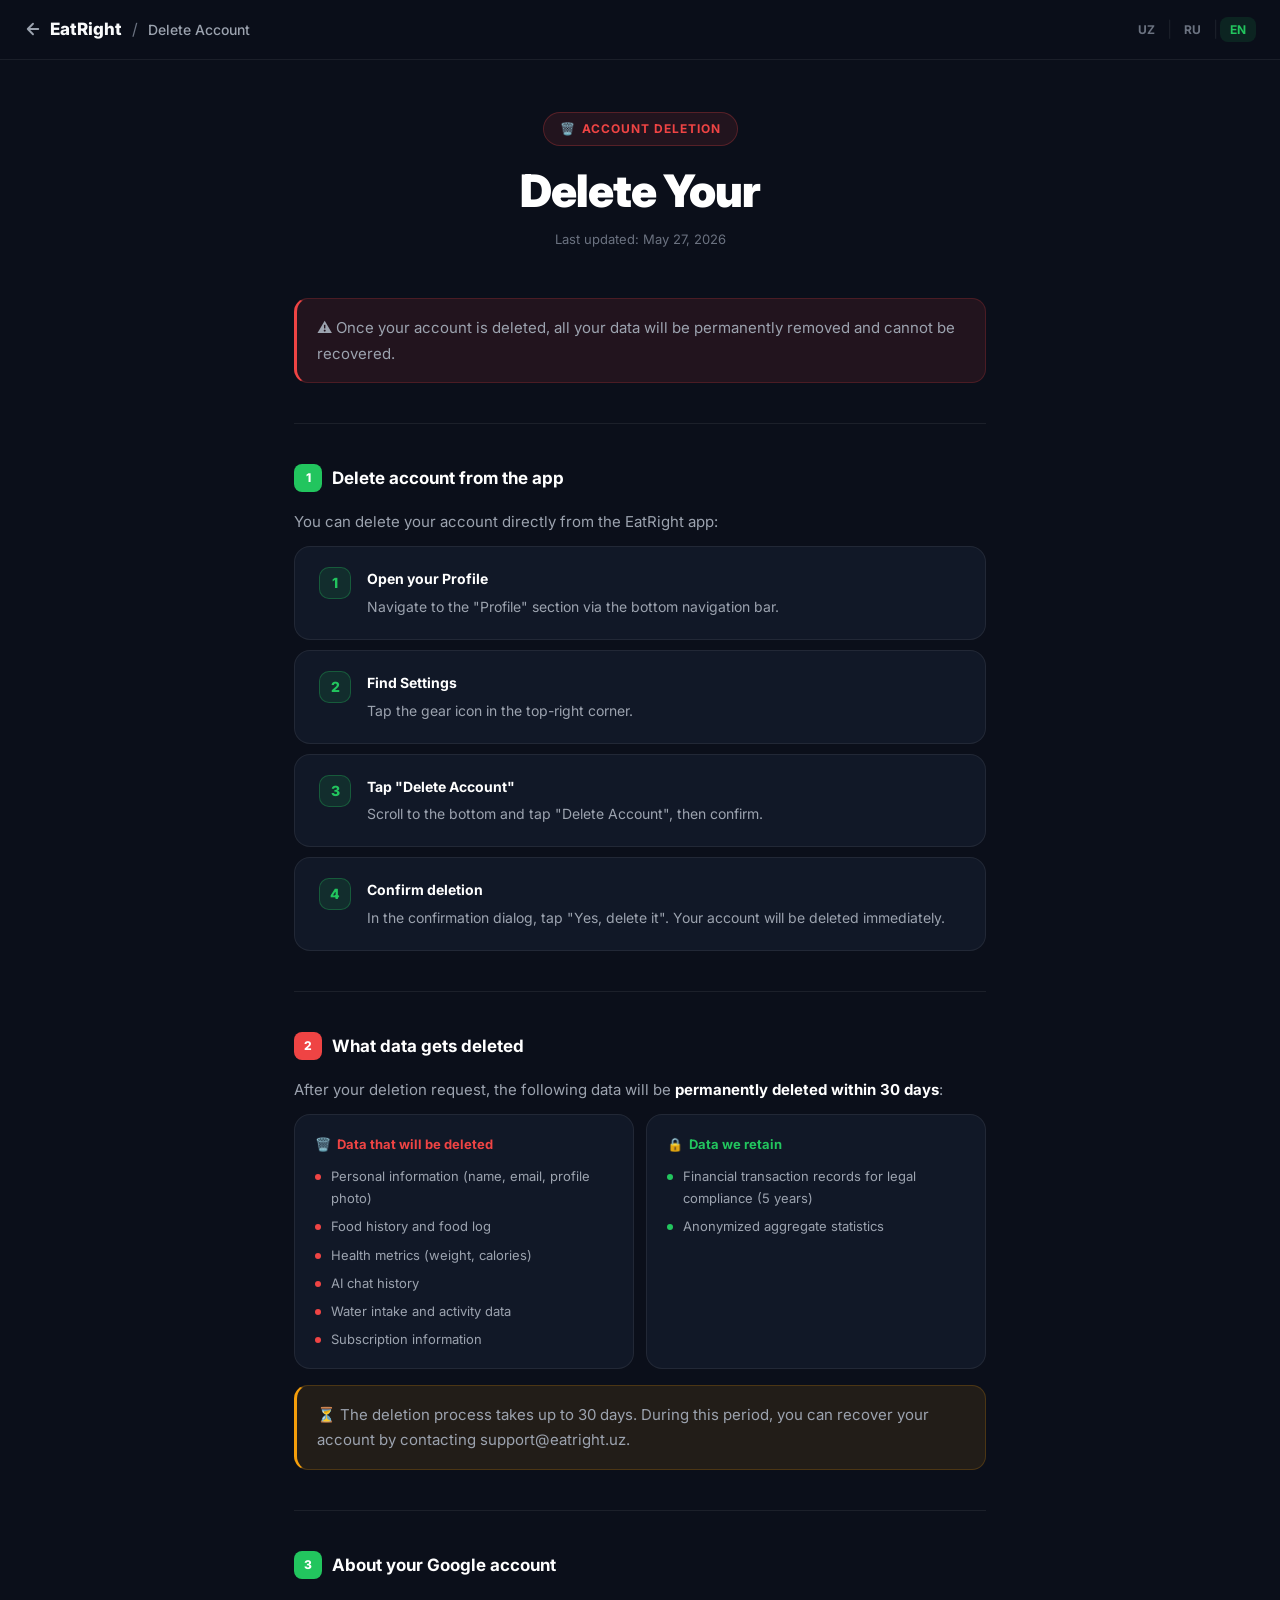
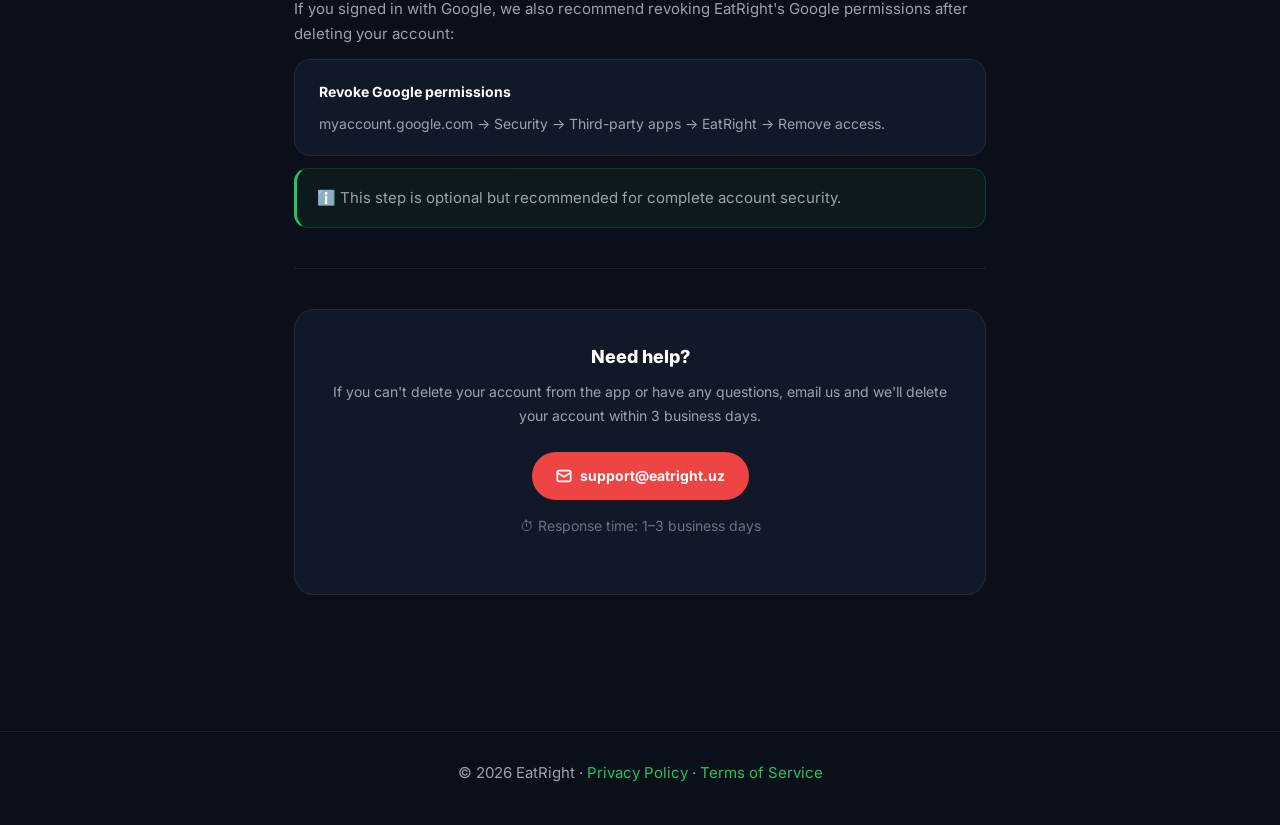
<file: delete-account.html>
<!DOCTYPE html>
<html lang="uz">
<head>
  <meta charset="UTF-8">
  <meta name="viewport" content="width=device-width, initial-scale=1.0">
  <title>Delete Account — EatRight</title>
  <link rel="preconnect" href="https://fonts.googleapis.com">
  <link rel="preconnect" href="https://fonts.gstatic.com" crossorigin>
  <link href="https://fonts.googleapis.com/css2?family=Inter:wght@400;500;600;700;800&display=swap" rel="stylesheet">
  <style>
    *, *::before, *::after { box-sizing: border-box; margin: 0; padding: 0; }
    :root {
      --bg: #0B0F1A; --bg2: #111827; --bg3: #1A2236;
      --border: rgba(255,255,255,0.07);
      --green: #22C55E; --glow: rgba(34,197,94,0.12);
      --red: #EF4444; --red-glow: rgba(239,68,68,0.1);
      --yellow: #F59E0B; --yellow-glow: rgba(245,158,11,0.1);
      --text: #F9FAFB; --muted: #9CA3AF; --muted2: #6B7280;
    }
    body { font-family: 'Inter', sans-serif; background: var(--bg); color: var(--text); line-height: 1.7; min-height: 100vh; -webkit-font-smoothing: antialiased; }
    header { background: rgba(11,15,26,0.9); backdrop-filter: blur(20px); border-bottom: 1px solid var(--border); padding: 0 24px; height: 60px; display: flex; align-items: center; gap: 10px; position: sticky; top: 0; z-index: 100; }
    header a { display: flex; align-items: center; gap: 8px; text-decoration: none; color: var(--text); font-weight: 800; font-size: 17px; }
    header a svg { width: 18px; height: 18px; color: var(--muted); }
    .header-divider { color: var(--muted2); }
    .header-title { color: var(--muted); font-size: 14px; font-weight: 500; }
    .lang-switcher { margin-left: auto; display: flex; gap: 2px; align-items: center; }
    .lang-btn { background: none; border: none; cursor: pointer; font-size: 12px; font-weight: 700; color: var(--muted2); padding: 5px 10px; border-radius: 8px; transition: all .2s; font-family: 'Inter', sans-serif; }
    .lang-btn:hover { color: var(--text); }
    .lang-btn.active { color: var(--green); background: var(--glow); }
    .lang-sep { color: var(--border); }
    main { max-width: 740px; margin: 0 auto; padding: 52px 24px 96px; }
    .hero { text-align: center; margin-bottom: 48px; }
    .hero-badge { display: inline-flex; align-items: center; gap: 6px; background: var(--red-glow); border: 1px solid rgba(239,68,68,0.25); color: var(--red); padding: 6px 16px; border-radius: 100px; font-size: 12px; font-weight: 700; letter-spacing: 1px; text-transform: uppercase; margin-bottom: 20px; }
    .hero h1 { font-size: clamp(1.8rem, 5vw, 2.8rem); font-weight: 900; color: #fff; margin-bottom: 10px; line-height: 1.15; letter-spacing: -1px; }
    .hero h1 span { color: var(--red); }
    .hero-meta { color: var(--muted2); font-size: 13px; }
    .info-box { background: rgba(34,197,94,0.06); border: 1px solid rgba(34,197,94,0.2); border-left: 3px solid var(--green); border-radius: 14px; padding: 16px 20px; margin-bottom: 16px; }
    .info-box p { color: var(--muted); margin: 0; font-size: 15px; }
    .warn-box { background: var(--red-glow); border: 1px solid rgba(239,68,68,0.2); border-left: 3px solid var(--red); border-radius: 14px; padding: 16px 20px; margin-bottom: 16px; }
    .warn-box p { color: var(--muted); margin: 0; font-size: 15px; }
    .notice-box { background: var(--yellow-glow); border: 1px solid rgba(245,158,11,0.2); border-left: 3px solid var(--yellow); border-radius: 14px; padding: 16px 20px; margin-bottom: 16px; }
    .notice-box p { color: var(--muted); margin: 0; font-size: 15px; }
    .divider { height: 1px; background: var(--border); margin: 40px 0; }
    section { margin-bottom: 40px; }
    .section-label { display: flex; align-items: center; gap: 10px; margin-bottom: 16px; }
    .section-num { width: 28px; height: 28px; border-radius: 8px; background: var(--green); color: #fff; font-size: 12px; font-weight: 800; display: flex; align-items: center; justify-content: center; flex-shrink: 0; }
    .section-num.red { background: var(--red); }
    h2 { font-size: 17px; font-weight: 700; color: #fff; }
    p { color: var(--muted); font-size: 15px; margin-bottom: 12px; }
    ul { list-style: none; display: flex; flex-direction: column; gap: 8px; margin-bottom: 12px; }
    ul li { display: flex; align-items: flex-start; gap: 10px; color: var(--muted); font-size: 15px; }
    ul li::before { content: ''; width: 6px; height: 6px; border-radius: 50%; background: var(--green); flex-shrink: 0; margin-top: 9px; }
    ul.red-list li::before { background: var(--red); }
    .card { background: var(--bg2); border: 1px solid var(--border); border-radius: 16px; padding: 20px 24px; margin-bottom: 12px; }
    .card-title { font-weight: 700; color: #fff; font-size: 14px; margin-bottom: 8px; }
    .card p { margin: 0; font-size: 14px; }
    .card ul { margin: 0; }
    .card ul li { font-size: 14px; }
    .step-card { background: var(--bg2); border: 1px solid var(--border); border-radius: 16px; padding: 20px 24px; margin-bottom: 10px; display: flex; gap: 16px; align-items: flex-start; }
    .step-num { width: 32px; height: 32px; border-radius: 10px; background: var(--glow); border: 1px solid rgba(34,197,94,0.3); color: var(--green); font-size: 14px; font-weight: 800; display: flex; align-items: center; justify-content: center; flex-shrink: 0; }
    .step-body { flex: 1; }
    .step-title { font-weight: 700; color: #fff; font-size: 14px; margin-bottom: 4px; }
    .step-desc { color: var(--muted); font-size: 14px; margin: 0; }
    .contact-card { background: var(--bg2); border: 1px solid var(--border); border-radius: 20px; padding: 32px; text-align: center; }
    .contact-card h3 { color: #fff; font-size: 18px; font-weight: 800; margin-bottom: 8px; }
    .contact-card > p { font-size: 14px; margin-bottom: 24px; }
    .contact-email { display: inline-flex; align-items: center; gap: 8px; background: var(--red); color: #fff; padding: 12px 24px; border-radius: 100px; text-decoration: none; font-weight: 700; font-size: 14px; transition: opacity .2s; }
    .contact-email:hover { opacity: 0.85; }
    .response-time { margin-top: 14px; font-size: 13px; color: var(--muted2); }
    .two-col { display: grid; grid-template-columns: 1fr 1fr; gap: 12px; }
    .col-card { background: var(--bg2); border: 1px solid var(--border); border-radius: 16px; padding: 18px 20px; }
    .col-card-title { font-size: 13px; font-weight: 700; margin-bottom: 10px; display: flex; align-items: center; gap: 6px; }
    .col-card-title.green { color: var(--green); }
    .col-card-title.red { color: var(--red); }
    .col-card ul { margin: 0; gap: 6px; }
    .col-card ul li { font-size: 13px; }
    .col-card ul.red-list li::before { background: var(--red); }
    footer { text-align: center; padding: 28px 24px; border-top: 1px solid var(--border); color: var(--muted2); font-size: 13px; }
    footer a { color: var(--green); text-decoration: none; }
    @media (max-width: 540px) { main { padding: 32px 16px 60px; } .two-col { grid-template-columns: 1fr; } .step-card { flex-direction: column; gap: 10px; } }
  </style>
</head>
<body>

<header>
  <a href="/">
    <svg viewBox="0 0 24 24" fill="none" stroke="currentColor" stroke-width="2.5" stroke-linecap="round" stroke-linejoin="round"><path d="M19 12H5M12 5l-7 7 7 7"/></svg>
    EatRight
  </a>
  <span class="header-divider">/</span>
  <span class="header-title" data-i18n="headerTitle">Hisobni o'chirish</span>
  <div class="lang-switcher">
    <button class="lang-btn active" data-lang="uz" onclick="setLang('uz')">UZ</button>
    <span class="lang-sep">|</span>
    <button class="lang-btn" data-lang="ru" onclick="setLang('ru')">RU</button>
    <span class="lang-sep">|</span>
    <button class="lang-btn" data-lang="en" onclick="setLang('en')">EN</button>
  </div>
</header>

<main>
  <div class="hero">
    <div class="hero-badge">🗑️ <span data-i18n="badge">Hisob o'chirish</span></div>
    <h1 data-i18n="h1">Hisobingizni <span data-i18n="h1span">o'chirish</span></h1>
    <p class="hero-meta" data-i18n="date">Oxirgi yangilanish: 27-May, 2026</p>
  </div>

  <div class="warn-box"><p data-i18n="warnBox">⚠️ Hisobni o'chirgandan so'ng, barcha ma'lumotlaringiz butunlay o'chirilib, bu amalni qaytarib bo'lmaydi.</p></div>
  <div class="divider"></div>

  <!-- 1: In-app steps -->
  <section>
    <div class="section-label"><div class="section-num">1</div><h2 data-i18n="s1title">Ilovadan hisobni o'chirish</h2></div>
    <p data-i18n="s1intro">EatRight ilovasidan to'g'ridan-to'g'ri hisobingizni o'chirishingiz mumkin:</p>

    <div class="step-card">
      <div class="step-num">1</div>
      <div class="step-body">
        <div class="step-title" data-i18n="step1t">Profil sahifasini oching</div>
        <p class="step-desc" data-i18n="step1d">Pastki navigatsiyadan "Profil" bo'limiga o'ting.</p>
      </div>
    </div>
    <div class="step-card">
      <div class="step-num">2</div>
      <div class="step-body">
        <div class="step-title" data-i18n="step2t">Sozlamalarni toping</div>
        <p class="step-desc" data-i18n="step2d">Yuqori o'ng burchakdagi tishli g'ildirak ikonasini bosing.</p>
      </div>
    </div>
    <div class="step-card">
      <div class="step-num">3</div>
      <div class="step-body">
        <div class="step-title" data-i18n="step3t">"Hisobni o'chirish" tugmasini bosing</div>
        <p class="step-desc" data-i18n="step3d">Sahifa pastida "Hisobni o'chirish" tugmasi mavjud. Bosib tasdiqlang.</p>
      </div>
    </div>
    <div class="step-card">
      <div class="step-num">4</div>
      <div class="step-body">
        <div class="step-title" data-i18n="step4t">Tasdiqlang</div>
        <p class="step-desc" data-i18n="step4d">Tasdiqlov so'rovida "Ha, o'chirilsin" tugmasini bosing. Hisob darhol o'chiriladi.</p>
      </div>
    </div>
  </section>
  <div class="divider"></div>

  <!-- 2: What gets deleted -->
  <section>
    <div class="section-label"><div class="section-num red">2</div><h2 data-i18n="s2title">Qanday ma'lumotlar o'chiriladi</h2></div>
    <p data-i18n="s2intro">Hisobni o'chirish so'rovidan so'ng, quyidagi ma'lumotlar <strong style="color:#fff">30 kun ichida</strong> butunlay o'chiriladi:</p>

    <div class="two-col">
      <div class="col-card">
        <div class="col-card-title red">🗑️ <span data-i18n="deletedTitle">O'chiriladigan ma'lumotlar</span></div>
        <ul class="red-list">
          <li data-i18n="d1">Shaxsiy ma'lumotlar (ism, email, rasm)</li>
          <li data-i18n="d2">Ovqatlanish tarixi va food log</li>
          <li data-i18n="d3">Sog'liq ko'rsatkichlari (vazn, kaloriya)</li>
          <li data-i18n="d4">AI chat tarixi</li>
          <li data-i18n="d5">Suv iste'moli va faollik ma'lumotlari</li>
          <li data-i18n="d6">Obunalik ma'lumotlari</li>
        </ul>
      </div>
      <div class="col-card">
        <div class="col-card-title green">🔒 <span data-i18n="retainedTitle">Saqlab qolinadigan ma'lumotlar</span></div>
        <ul>
          <li data-i18n="r1">Qonuniy majburiyatlar uchun moliyaviy tranzaksiya yozuvlari (5 yil)</li>
          <li data-i18n="r2">Anonimlashtirилган statistika ma'lumotlari</li>
        </ul>
      </div>
    </div>

    <div class="notice-box" style="margin-top:16px"><p data-i18n="noticeBox">⏳ O'chirish jarayoni 30 kun davom etadi. Bu muddat ichida hisobingizni tiklash uchun support@eatright.uz ga murojaat qilishingiz mumkin.</p></div>
  </section>
  <div class="divider"></div>

  <!-- 3: Google OAuth note -->
  <section>
    <div class="section-label"><div class="section-num">3</div><h2 data-i18n="s3title">Google hisobi haqida</h2></div>
    <p data-i18n="s3p">EatRight ilovasida Google orqali kirgan bo'lsangiz, hisobingizni o'chirgandan so'ng Google ruxsatini ham bekor qiling:</p>
    <div class="card">
      <div class="card-title" data-i18n="s3c1t">Google ruxsatini bekor qilish</div>
      <p data-i18n="s3c1p">myaccount.google.com → Xavfsizlik → Uchinchi tomon ilovalar → EatRight → Kirishni o'chirish.</p>
    </div>
    <div class="info-box"><p data-i18n="s3box">ℹ️ Bu qadam ixtiyoriy, lekin hisobingizni to'liq himoya qilish uchun tavsiya etiladi.</p></div>
  </section>
  <div class="divider"></div>

  <!-- 4: Contact -->
  <section>
    <div class="contact-card">
      <h3 data-i18n="contactTitle">Yordam kerakmi?</h3>
      <p data-i18n="contactDesc">Ilovadan o'chira olmasangiz yoki savollaringiz bo'lsa, bizga email yuboring — biz 3 ish kuni ichida hisobingizni o'chiramiz.</p>
      <a href="mailto:support@eatright.uz?subject=Delete%20my%20account&body=Iltimos%20mening%20hisobimni%20o'chiring.%0A%0AEmail%3A%20" class="contact-email">
        <svg width="16" height="16" viewBox="0 0 24 24" fill="none" stroke="currentColor" stroke-width="2.5" stroke-linecap="round" stroke-linejoin="round"><rect x="2" y="4" width="20" height="16" rx="2"/><path d="m22 7-8.97 5.7a1.94 1.94 0 0 1-2.06 0L2 7"/></svg>
        support@eatright.uz
      </a>
      <p class="response-time" data-i18n="responseTime">⏱ Javob muddati: 1–3 ish kuni</p>
    </div>
  </section>
</main>

<footer>
  <p>© 2026 EatRight · <a href="/privacy.html" data-i18n="footerPrivacy">Maxfiylik siyosati</a> · <a href="/terms.html" data-i18n="footerTerms">Foydalanish shartlari</a></p>
</footer>

<script>
const i18n = {
  uz: {
    headerTitle: "Hisobni o'chirish",
    badge: "Hisob o'chirish",
    h1: "Hisobingizni",
    h1span: "o'chirish",
    date: "Oxirgi yangilanish: 27-May, 2026",
    warnBox: "⚠️ Hisobni o'chirgandan so'ng, barcha ma'lumotlaringiz butunlay o'chirilib, bu amalni qaytarib bo'lmaydi.",
    s1title: "Ilovadan hisobni o'chirish",
    s1intro: "EatRight ilovasidan to'g'ridan-to'g'ri hisobingizni o'chirishingiz mumkin:",
    step1t: "Profil sahifasini oching",
    step1d: "Pastki navigatsiyadan \"Profil\" bo'limiga o'ting.",
    step2t: "Sozlamalarni toping",
    step2d: "Yuqori o'ng burchakdagi tishli g'ildirak ikonasini bosing.",
    step3t: "\"Hisobni o'chirish\" tugmasini bosing",
    step3d: "Sahifa pastida \"Hisobni o'chirish\" tugmasi mavjud. Bosib tasdiqlang.",
    step4t: "Tasdiqlang",
    step4d: "Tasdiqlov so'rovida \"Ha, o'chirilsin\" tugmasini bosing. Hisob darhol o'chiriladi.",
    s2title: "Qanday ma'lumotlar o'chiriladi",
    s2intro: "Hisobni o'chirish so'rovidan so'ng, quyidagi ma'lumotlar <strong style=\"color:#fff\">30 kun ichida</strong> butunlay o'chiriladi:",
    deletedTitle: "O'chiriladigan ma'lumotlar",
    d1: "Shaxsiy ma'lumotlar (ism, email, rasm)",
    d2: "Ovqatlanish tarixi va food log",
    d3: "Sog'liq ko'rsatkichlari (vazn, kaloriya)",
    d4: "AI chat tarixi",
    d5: "Suv iste'moli va faollik ma'lumotlari",
    d6: "Obunalik ma'lumotlari",
    retainedTitle: "Saqlab qolinadigan ma'lumotlar",
    r1: "Qonuniy majburiyatlar uchun moliyaviy tranzaksiya yozuvlari (5 yil)",
    r2: "Anonimlashtirилган statistika ma'lumotlari",
    noticeBox: "⏳ O'chirish jarayoni 30 kun davom etadi. Bu muddat ichida hisobingizni tiklash uchun support@eatright.uz ga murojaat qilishingiz mumkin.",
    s3title: "Google hisobi haqida",
    s3p: "EatRight ilovasida Google orqali kirgan bo'lsangiz, hisobingizni o'chirgandan so'ng Google ruxsatini ham bekor qiling:",
    s3c1t: "Google ruxsatini bekor qilish",
    s3c1p: "myaccount.google.com → Xavfsizlik → Uchinchi tomon ilovalar → EatRight → Kirishni o'chirish.",
    s3box: "ℹ️ Bu qadam ixtiyoriy, lekin hisobingizni to'liq himoya qilish uchun tavsiya etiladi.",
    contactTitle: "Yordam kerakmi?",
    contactDesc: "Ilovadan o'chira olmasangiz yoki savollaringiz bo'lsa, bizga email yuboring — biz 3 ish kuni ichida hisobingizni o'chiramiz.",
    responseTime: "⏱ Javob muddati: 1–3 ish kuni",
    footerPrivacy: "Maxfiylik siyosati",
    footerTerms: "Foydalanish shartlari",
  },
  ru: {
    headerTitle: "Удаление аккаунта",
    badge: "Удаление аккаунта",
    h1: "Удалить",
    h1span: "аккаунт",
    date: "Последнее обновление: 27 мая 2026",
    warnBox: "⚠️ После удаления аккаунта все ваши данные будут безвозвратно удалены.",
    s1title: "Удаление аккаунта через приложение",
    s1intro: "Вы можете удалить аккаунт прямо в приложении EatRight:",
    step1t: "Откройте раздел «Профиль»",
    step1d: "Перейдите в раздел «Профиль» через нижнюю навигацию.",
    step2t: "Найдите настройки",
    step2d: "Нажмите на иконку шестерёнки в правом верхнем углу.",
    step3t: "Нажмите «Удалить аккаунт»",
    step3d: "Кнопка «Удалить аккаунт» находится внизу страницы. Нажмите и подтвердите.",
    step4t: "Подтвердите",
    step4d: "В диалоге подтверждения нажмите «Да, удалить». Аккаунт будет удалён немедленно.",
    s2title: "Какие данные удаляются",
    s2intro: "После запроса на удаление следующие данные будут <strong style=\"color:#fff\">полностью удалены в течение 30 дней</strong>:",
    deletedTitle: "Удаляемые данные",
    d1: "Личные данные (имя, email, фото)",
    d2: "История питания и food log",
    d3: "Показатели здоровья (вес, калории)",
    d4: "История AI чата",
    d5: "Данные о потреблении воды и активности",
    d6: "Данные подписки",
    retainedTitle: "Сохраняемые данные",
    r1: "Записи финансовых транзакций по юридическим требованиям (5 лет)",
    r2: "Анонимизированные статистические данные",
    noticeBox: "⏳ Процесс удаления занимает 30 дней. В течение этого времени вы можете восстановить аккаунт, написав на support@eatright.uz.",
    s3title: "О Google аккаунте",
    s3p: "Если вы входили через Google, после удаления аккаунта также отзовите разрешения Google:",
    s3c1t: "Отзыв разрешений Google",
    s3c1p: "myaccount.google.com → Безопасность → Сторонние приложения → EatRight → Отозвать доступ.",
    s3box: "ℹ️ Этот шаг необязателен, но рекомендуется для полной защиты аккаунта.",
    contactTitle: "Нужна помощь?",
    contactDesc: "Если не можете удалить через приложение или есть вопросы — напишите нам, и мы удалим аккаунт в течение 3 рабочих дней.",
    responseTime: "⏱ Время ответа: 1–3 рабочих дня",
    footerPrivacy: "Политика конфиденциальности",
    footerTerms: "Условия использования",
  },
  en: {
    headerTitle: "Delete Account",
    badge: "Account Deletion",
    h1: "Delete Your",
    h1span: "Account",
    date: "Last updated: May 27, 2026",
    warnBox: "⚠️ Once your account is deleted, all your data will be permanently removed and cannot be recovered.",
    s1title: "Delete account from the app",
    s1intro: "You can delete your account directly from the EatRight app:",
    step1t: "Open your Profile",
    step1d: "Navigate to the \"Profile\" section via the bottom navigation bar.",
    step2t: "Find Settings",
    step2d: "Tap the gear icon in the top-right corner.",
    step3t: "Tap \"Delete Account\"",
    step3d: "Scroll to the bottom and tap \"Delete Account\", then confirm.",
    step4t: "Confirm deletion",
    step4d: "In the confirmation dialog, tap \"Yes, delete it\". Your account will be deleted immediately.",
    s2title: "What data gets deleted",
    s2intro: "After your deletion request, the following data will be <strong style=\"color:#fff\">permanently deleted within 30 days</strong>:",
    deletedTitle: "Data that will be deleted",
    d1: "Personal information (name, email, profile photo)",
    d2: "Food history and food log",
    d3: "Health metrics (weight, calories)",
    d4: "AI chat history",
    d5: "Water intake and activity data",
    d6: "Subscription information",
    retainedTitle: "Data we retain",
    r1: "Financial transaction records for legal compliance (5 years)",
    r2: "Anonymized aggregate statistics",
    noticeBox: "⏳ The deletion process takes up to 30 days. During this period, you can recover your account by contacting support@eatright.uz.",
    s3title: "About your Google account",
    s3p: "If you signed in with Google, we also recommend revoking EatRight's Google permissions after deleting your account:",
    s3c1t: "Revoke Google permissions",
    s3c1p: "myaccount.google.com → Security → Third-party apps → EatRight → Remove access.",
    s3box: "ℹ️ This step is optional but recommended for complete account security.",
    contactTitle: "Need help?",
    contactDesc: "If you can't delete your account from the app or have any questions, email us and we'll delete your account within 3 business days.",
    responseTime: "⏱ Response time: 1–3 business days",
    footerPrivacy: "Privacy Policy",
    footerTerms: "Terms of Service",
  }
};

let currentLang = 'uz';

function setLang(lang) {
  currentLang = lang;
  document.querySelectorAll('.lang-btn').forEach(btn => {
    btn.classList.toggle('active', btn.dataset.lang === lang);
  });
  document.documentElement.lang = lang;
  const t = i18n[lang];
  document.querySelectorAll('[data-i18n]').forEach(el => {
    const key = el.getAttribute('data-i18n');
    if (t[key] !== undefined) el.innerHTML = t[key];
  });
}

// Detect browser language
const browserLang = navigator.language?.slice(0,2);
const urlLang = new URLSearchParams(location.search).get('lang');
const initLang = urlLang && i18n[urlLang] ? urlLang : (i18n[browserLang] ? browserLang : 'uz');
setLang(initLang);
</script>

</body>
</html>
</file>
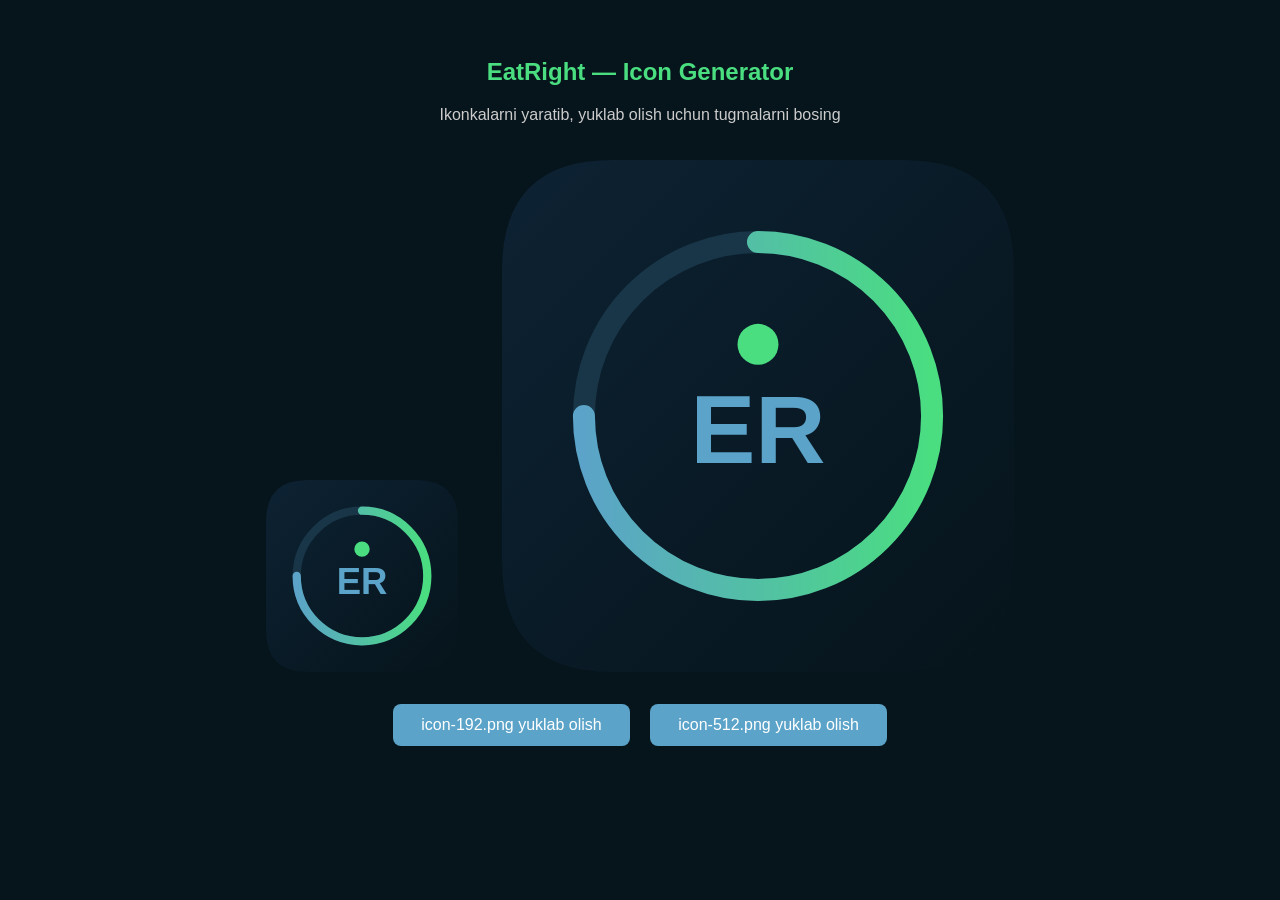
<file: generate-icons.html>
<!DOCTYPE html>
<html>
<head><meta charset="UTF-8"><title>Icon Generator</title>
<style>body{background:#06141B;color:#ccc;font-family:sans-serif;padding:30px;text-align:center;}
canvas{display:none;}
.btn{background:#5BA3C8;color:#fff;border:none;padding:12px 28px;border-radius:8px;cursor:pointer;font-size:1rem;margin:8px;}
.btn:hover{background:#4a90b8;}
h2{color:#4ade80;}
</style>
</head>
<body>
<h2>EatRight — Icon Generator</h2>
<p>Ikonkalarni yaratib, yuklab olish uchun tugmalarni bosing</p>
<canvas id="c192" width="192" height="192"></canvas>
<canvas id="c512" width="512" height="512"></canvas>
<br>
<button class="btn" onclick="gen(192)">icon-192.png yuklab olish</button>
<button class="btn" onclick="gen(512)">icon-512.png yuklab olish</button>

<script>
function drawIcon(ctx, size) {
  const s = size;
  const cx = s/2, cy = s/2;
  const r = s * 0.34;
  const sw = s * 0.043;

  // Background
  const bg = ctx.createLinearGradient(0,0,s,s);
  bg.addColorStop(0,'#0d2233');
  bg.addColorStop(1,'#06141B');

  const radius = s * 0.215;
  ctx.beginPath();
  ctx.moveTo(radius, 0);
  ctx.lineTo(s - radius, 0);
  ctx.quadraticCurveTo(s, 0, s, radius);
  ctx.lineTo(s, s - radius);
  ctx.quadraticCurveTo(s, s, s - radius, s);
  ctx.lineTo(radius, s);
  ctx.quadraticCurveTo(0, s, 0, s - radius);
  ctx.lineTo(0, radius);
  ctx.quadraticCurveTo(0, 0, radius, 0);
  ctx.closePath();
  ctx.fillStyle = bg;
  ctx.fill();

  // Track ring
  ctx.beginPath();
  ctx.arc(cx, cy, r, 0, Math.PI * 2);
  ctx.strokeStyle = 'rgba(91,163,200,0.18)';
  ctx.lineWidth = sw;
  ctx.stroke();

  // Progress ring (~75%)
  const grad = ctx.createLinearGradient(cx-r, cy, cx+r, cy);
  grad.addColorStop(0,'#5BA3C8');
  grad.addColorStop(1,'#4ade80');
  ctx.beginPath();
  ctx.arc(cx, cy, r, -Math.PI/2, -Math.PI/2 + Math.PI * 1.5);
  ctx.strokeStyle = grad;
  ctx.lineWidth = sw;
  ctx.lineCap = 'round';
  ctx.stroke();

  // Text "ER"
  ctx.font = `900 ${s*0.19}px Arial`;
  ctx.textAlign = 'center';
  ctx.textBaseline = 'middle';
  ctx.fillStyle = '#5BA3C8';
  ctx.fillText('ER', cx, cy + s*0.04);

  // Small leaf dot
  ctx.beginPath();
  ctx.arc(cx, cy - s*0.14, s*0.04, 0, Math.PI*2);
  ctx.fillStyle = '#4ade80';
  ctx.fill();
}

function gen(size) {
  const id = 'c' + size;
  const canvas = document.getElementById(id);
  const ctx = canvas.getContext('2d');
  ctx.clearRect(0,0,size,size);
  drawIcon(ctx, size);

  const a = document.createElement('a');
  a.href = canvas.toDataURL('image/png');
  a.download = `icon-${size}.png`;
  a.click();
}

// Preview on load
window.onload = () => {
  [192, 512].forEach(size => {
    const canvas = document.getElementById('c' + size);
    canvas.style.display = 'inline-block';
    canvas.style.margin = '20px';
    canvas.style.borderRadius = '20px';
    const ctx = canvas.getContext('2d');
    drawIcon(ctx, size);
  });
};
</script>
</body>
</html>
</file>
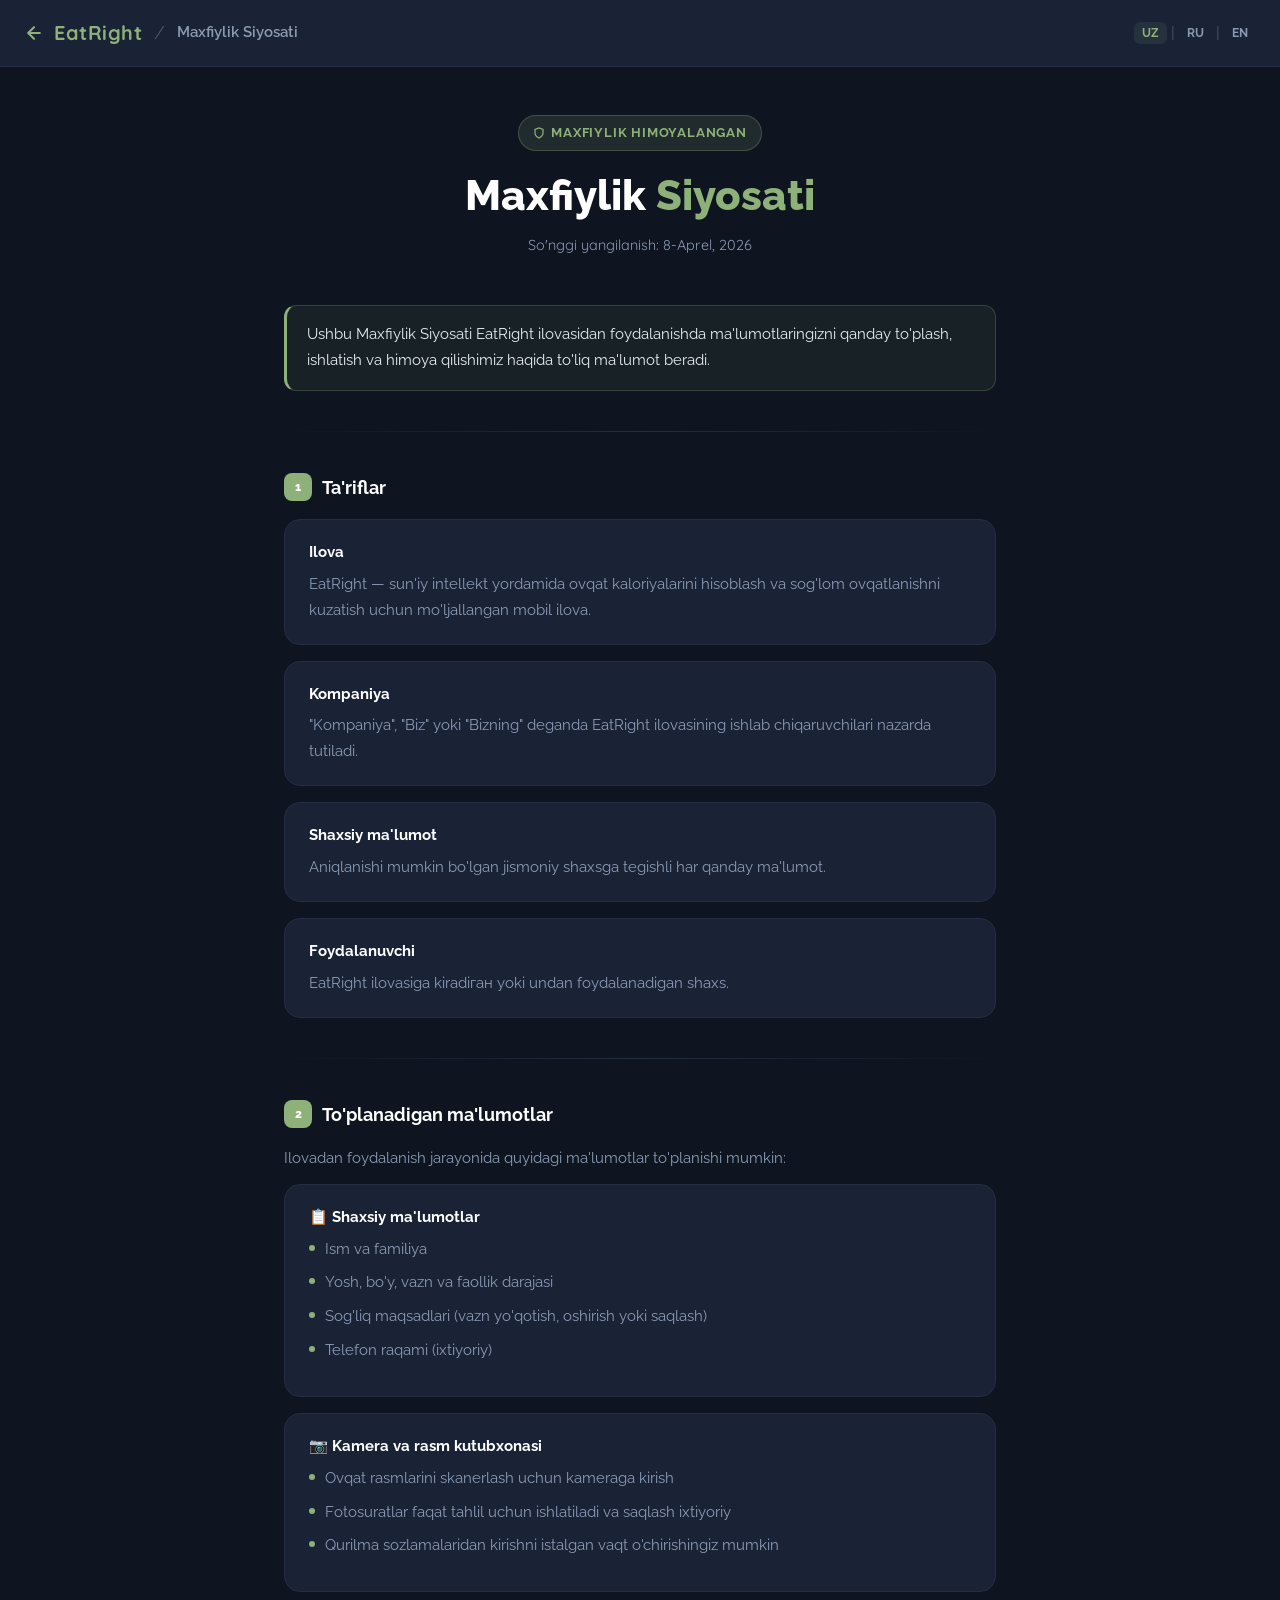
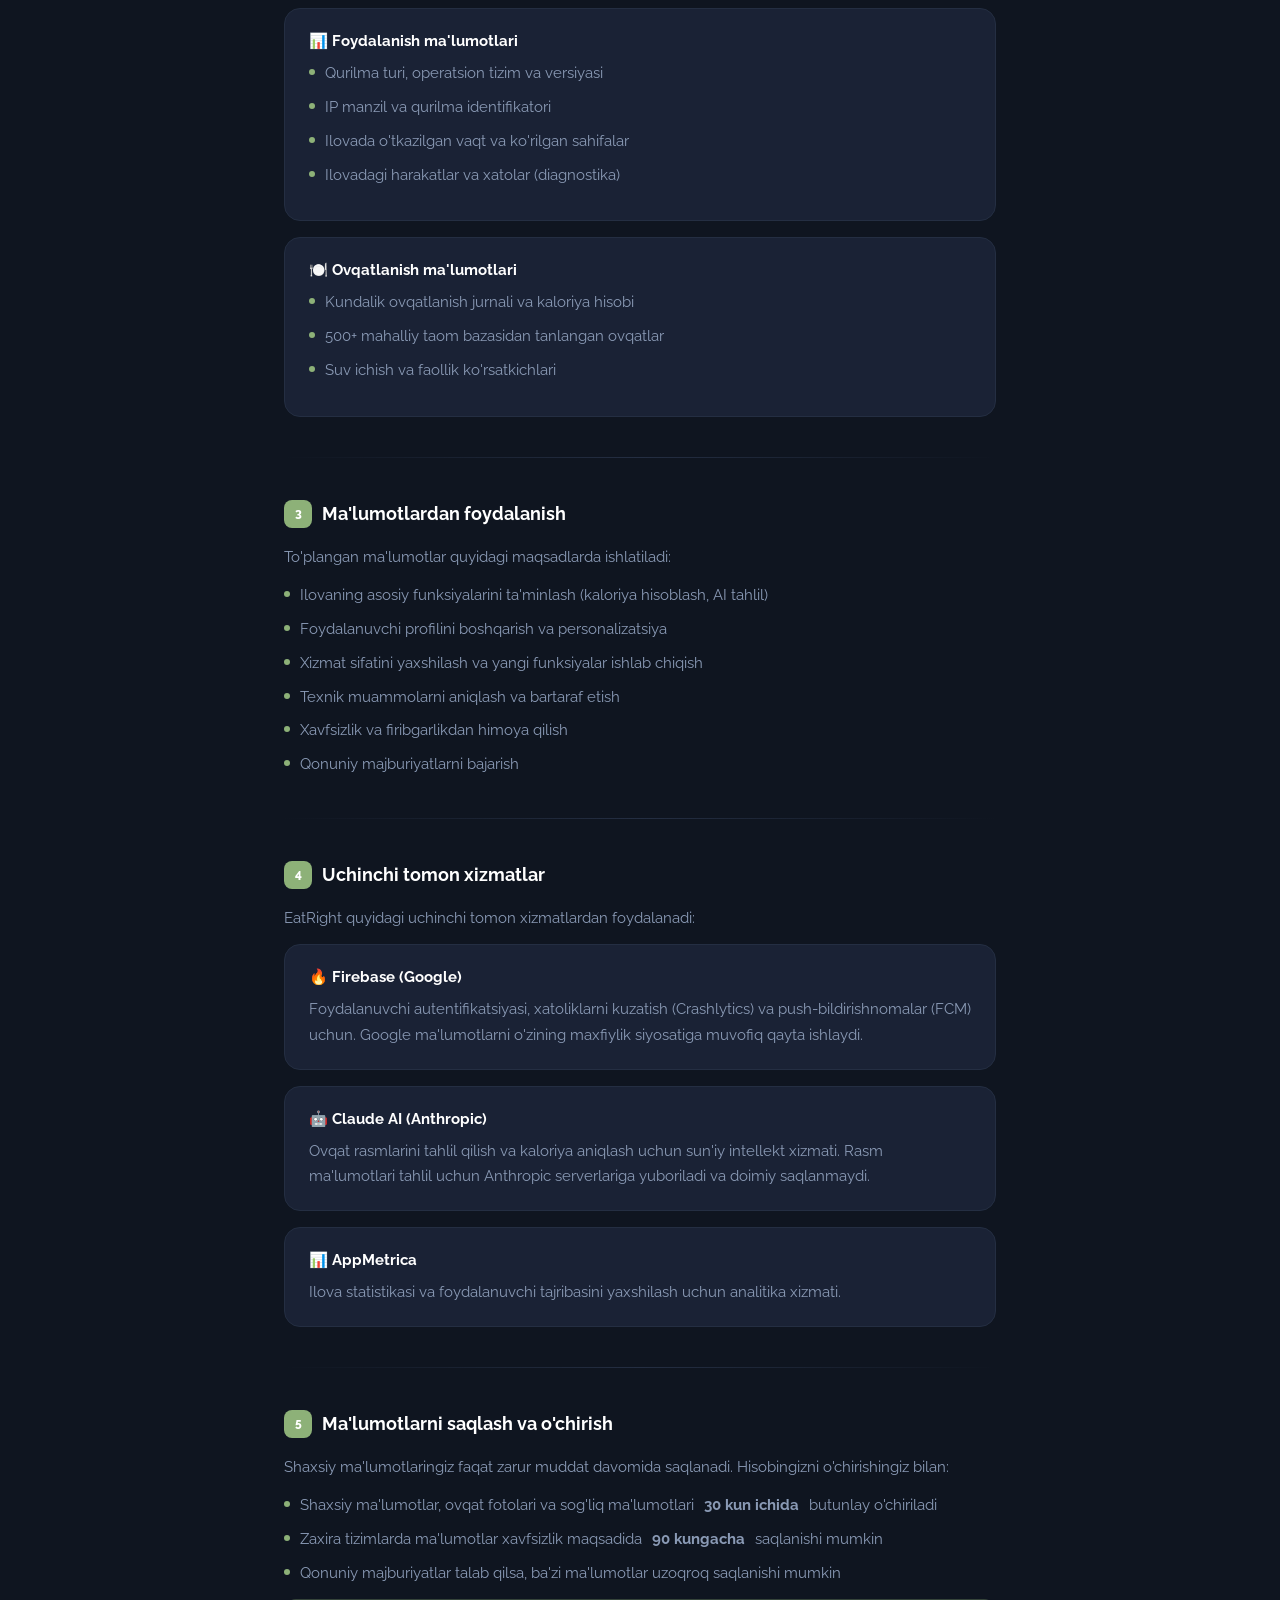
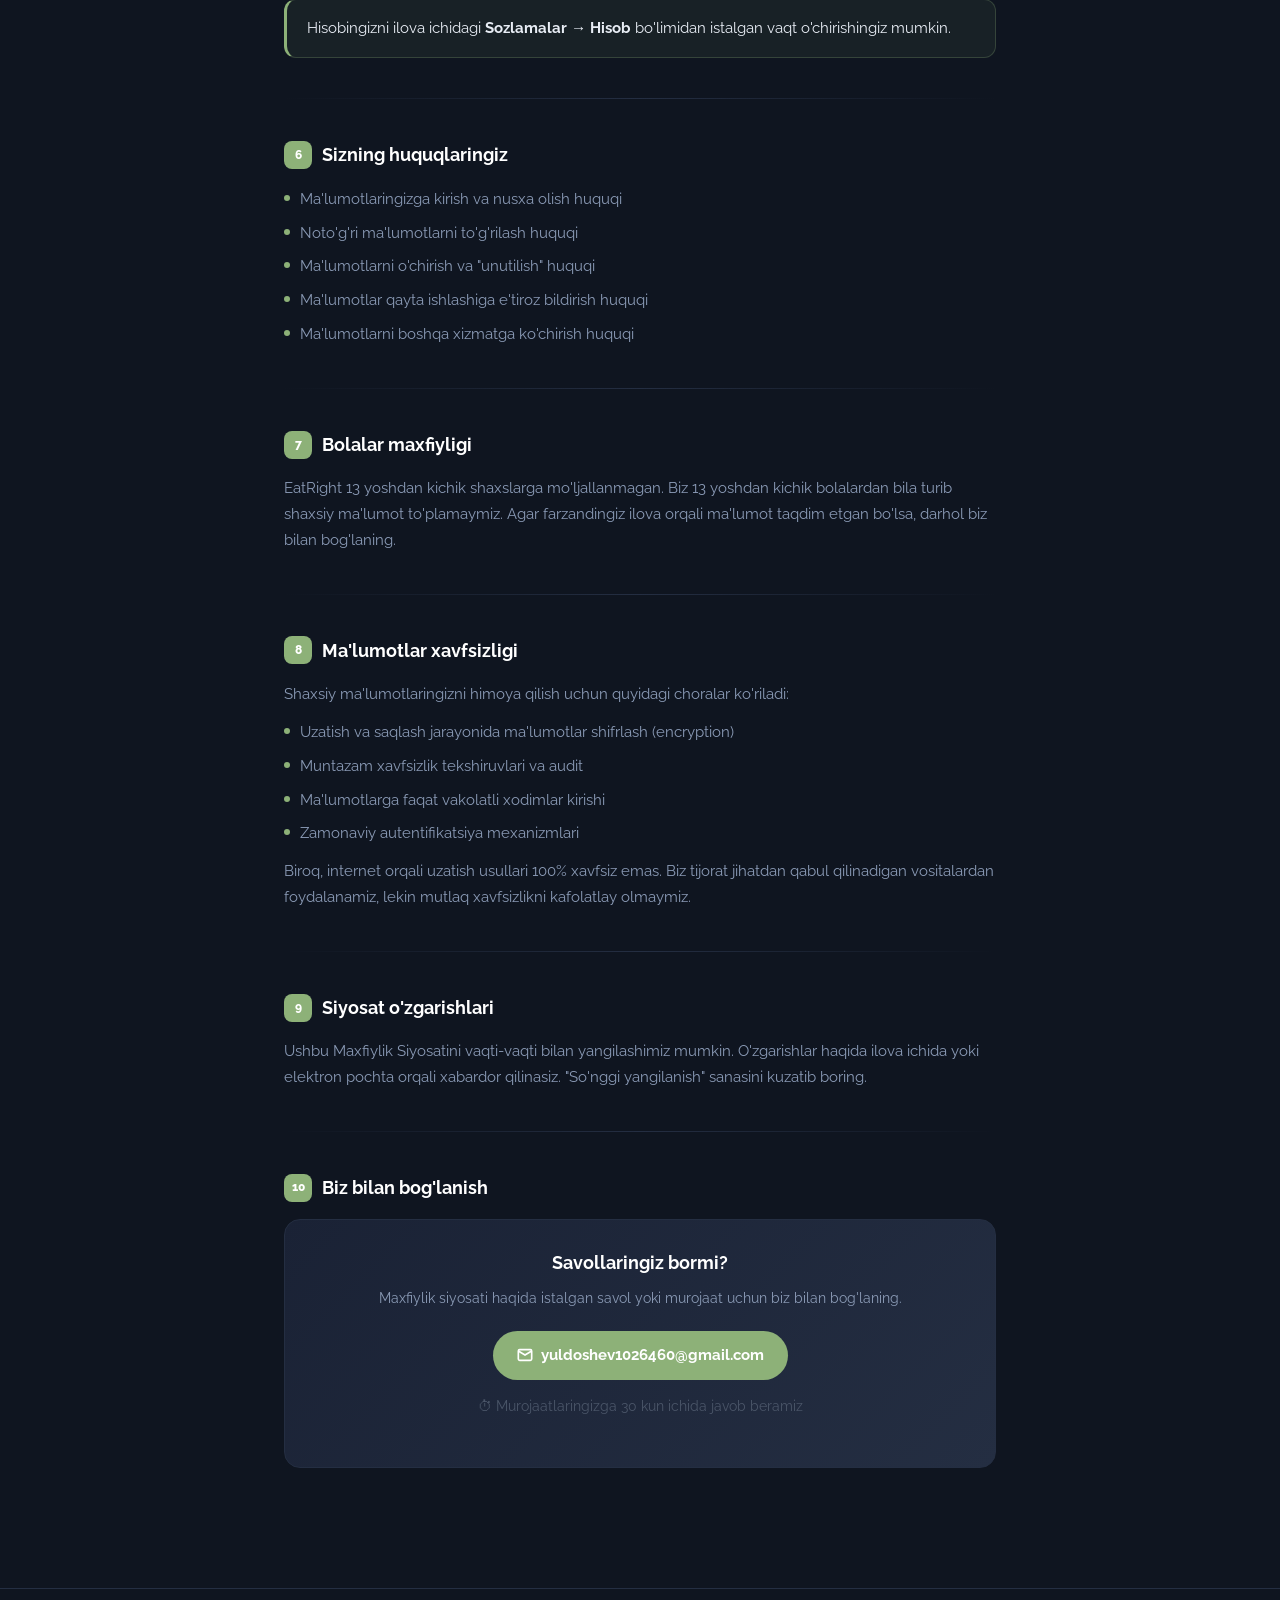
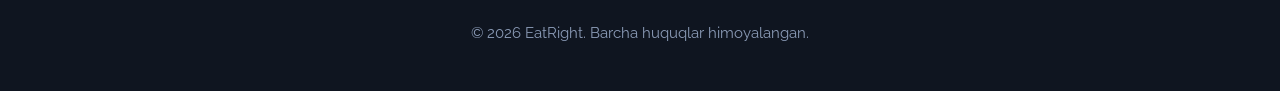
<file: privacy.html>
<!DOCTYPE html>
<html lang="uz">
<head>
  <meta charset="UTF-8">
  <meta name="viewport" content="width=device-width, initial-scale=1.0">
  <title>Maxfiylik Siyosati — EatRight</title>
  <link rel="preconnect" href="https://fonts.googleapis.com">
  <link rel="preconnect" href="https://fonts.gstatic.com" crossorigin>
  <link href="https://fonts.googleapis.com/css2?family=Raleway:wght@400;500;600;700;800&family=Quicksand:wght@500;600;700&display=swap" rel="stylesheet">
  <style>
    *, *::before, *::after { box-sizing: border-box; margin: 0; padding: 0; }

    :root {
      --c1: #0f1520;
      --c2: #1a2235;
      --c3: #242e42;
      --c4: #4a5568;
      --c5: #8a9ab5;
      --c6: #e8edf5;
      --accent: #8db178;
      --accent2: #6d9458;
      --coral: #ea4c37;
      --font-main: 'Raleway', sans-serif;
      --font-sub: 'Quicksand', sans-serif;
    }

    body {
      font-family: var(--font-main);
      background: var(--c1);
      color: var(--c6);
      line-height: 1.7;
      min-height: 100vh;
    }

    /* ── Header ── */
    header {
      background: var(--c2);
      border-bottom: 1px solid var(--c3);
      padding: 16px 24px;
      display: flex;
      align-items: center;
      gap: 12px;
      position: sticky;
      top: 0;
      z-index: 100;
    }

    header a {
      display: flex;
      align-items: center;
      gap: 10px;
      text-decoration: none;
      color: var(--accent);
      font-family: var(--font-sub);
      font-weight: 700;
      font-size: 1.25rem;
      letter-spacing: 0.5px;
    }

    header a svg {
      width: 20px;
      height: 20px;
      flex-shrink: 0;
    }

    .header-divider {
      color: var(--c4);
      font-size: 1.1rem;
    }

    .header-title {
      color: var(--c5);
      font-size: 0.95rem;
      font-weight: 600;
    }

    /* ── Main ── */
    main {
      max-width: 760px;
      margin: 0 auto;
      padding: 48px 24px 80px;
    }

    /* ── Hero ── */
    .hero {
      text-align: center;
      margin-bottom: 48px;
    }

    .hero-badge {
      display: inline-flex;
      align-items: center;
      gap: 6px;
      background: rgba(141, 177, 120, 0.15);
      border: 1px solid rgba(141, 177, 120, 0.3);
      color: var(--accent);
      padding: 6px 14px;
      border-radius: 100px;
      font-size: 0.8rem;
      font-weight: 700;
      letter-spacing: 0.8px;
      text-transform: uppercase;
      margin-bottom: 20px;
    }

    .hero h1 {
      font-size: clamp(1.8rem, 5vw, 2.6rem);
      font-weight: 800;
      color: #fff;
      margin-bottom: 12px;
      line-height: 1.2;
    }

    .hero h1 span { color: var(--accent); }

    .hero-meta {
      color: var(--c5);
      font-size: 0.9rem;
      font-family: var(--font-sub);
    }

    /* ── Divider ── */
    .divider {
      height: 1px;
      background: linear-gradient(90deg, transparent, var(--c3), transparent);
      margin: 40px 0;
    }

    /* ── Section ── */
    section {
      margin-bottom: 40px;
    }

    .section-label {
      display: flex;
      align-items: center;
      gap: 10px;
      margin-bottom: 16px;
    }

    .section-num {
      width: 28px;
      height: 28px;
      border-radius: 8px;
      background: var(--accent);
      color: #fff;
      font-size: 0.75rem;
      font-weight: 800;
      display: flex;
      align-items: center;
      justify-content: center;
      flex-shrink: 0;
    }

    h2 {
      font-size: 1.15rem;
      font-weight: 700;
      color: #fff;
    }

    p {
      color: var(--c5);
      font-size: 0.95rem;
      margin-bottom: 12px;
    }

    ul {
      list-style: none;
      display: flex;
      flex-direction: column;
      gap: 8px;
      margin-bottom: 12px;
    }

    ul li {
      display: flex;
      align-items: flex-start;
      gap: 10px;
      color: var(--c5);
      font-size: 0.95rem;
    }

    ul li::before {
      content: '';
      width: 6px;
      height: 6px;
      border-radius: 50%;
      background: var(--accent);
      flex-shrink: 0;
      margin-top: 8px;
    }

    /* ── Card ── */
    .card {
      background: var(--c2);
      border: 1px solid var(--c3);
      border-radius: 16px;
      padding: 20px 24px;
      margin-bottom: 16px;
    }

    .card-title {
      font-weight: 700;
      color: #fff;
      font-size: 0.95rem;
      margin-bottom: 6px;
      display: flex;
      align-items: center;
      gap: 8px;
    }

    .card p { margin-bottom: 0; }

    /* ── Info box ── */
    .info-box {
      background: rgba(141, 177, 120, 0.08);
      border: 1px solid rgba(141, 177, 120, 0.25);
      border-left: 3px solid var(--accent);
      border-radius: 12px;
      padding: 16px 20px;
      margin-bottom: 16px;
    }

    .info-box p { color: var(--c6); margin-bottom: 0; }

    /* ── Contact card ── */
    .contact-card {
      background: linear-gradient(135deg, var(--c2), var(--c3));
      border: 1px solid var(--c3);
      border-radius: 16px;
      padding: 28px;
      text-align: center;
    }

    .contact-card h3 {
      color: #fff;
      font-size: 1.1rem;
      font-weight: 700;
      margin-bottom: 8px;
    }

    .contact-card p {
      font-size: 0.9rem;
      margin-bottom: 20px;
    }

    .contact-email {
      display: inline-flex;
      align-items: center;
      gap: 8px;
      background: var(--accent);
      color: #fff;
      padding: 12px 24px;
      border-radius: 100px;
      text-decoration: none;
      font-weight: 700;
      font-size: 0.95rem;
      transition: background 0.2s;
    }

    .contact-email:hover { background: var(--accent2); }

    .response-time {
      margin-top: 14px;
      font-size: 0.82rem;
      color: var(--c4);
    }

    /* ── Footer ── */
    footer {
      text-align: center;
      padding: 32px 24px;
      border-top: 1px solid var(--c3);
      color: var(--c4);
      font-size: 0.85rem;
    }

    footer a { color: var(--accent); text-decoration: none; }

    /* ── Lang switcher ── */
    .lang-btn {
      background: none; border: none; cursor: pointer;
      font-size: 12px; font-weight: 700; color: var(--c5);
      padding: 4px 8px; border-radius: 6px;
      transition: color .2s, background .2s;
      font-family: 'Raleway', sans-serif;
    }
    .lang-btn:hover { color: #fff; }
    .lang-btn.active { color: var(--accent); background: rgba(141,177,120,0.1); }

    /* ── Responsive ── */
    @media (max-width: 480px) {
      main { padding: 32px 16px 60px; }
      .card { padding: 16px; }
    }
  </style>
</head>
<body>

<header>
  <a href="/">
    <svg viewBox="0 0 24 24" fill="none" stroke="currentColor" stroke-width="2.5" stroke-linecap="round" stroke-linejoin="round">
      <path d="M19 12H5M12 5l-7 7 7 7"/>
    </svg>
    EatRight
  </a>
  <span class="header-divider">/</span>
  <span class="header-title" id="headerTitle">Maxfiylik Siyosati</span>
  <div class="lang-switcher" style="margin-left:auto;display:flex;gap:4px;align-items:center;">
    <button class="lang-btn" data-lang="uz" onclick="setLang('uz')">UZ</button>
    <span style="color:#4a5568;">|</span>
    <button class="lang-btn" data-lang="ru" onclick="setLang('ru')">RU</button>
    <span style="color:#4a5568;">|</span>
    <button class="lang-btn active" data-lang="en" onclick="setLang('en')">EN</button>
  </div>
</header>

<main>

  <!-- Hero -->
  <div class="hero">
    <div class="hero-badge">
      <svg width="12" height="12" viewBox="0 0 24 24" fill="none" stroke="currentColor" stroke-width="2.5"><path d="M12 22s8-4 8-10V5l-8-3-8 3v7c0 6 8 10 8 10z"/></svg>
      Maxfiylik himoyalangan
    </div>
    <h1>Maxfiylik <span>Siyosati</span></h1>
    <p class="hero-meta">So'nggi yangilanish: 8-Aprel, 2026</p>
  </div>

  <div class="info-box">
    <p>Ushbu Maxfiylik Siyosati EatRight ilovasidan foydalanishda ma'lumotlaringizni qanday to'plash, ishlatish va himoya qilishimiz haqida to'liq ma'lumot beradi.</p>
  </div>

  <div class="divider"></div>

  <!-- 1. Ta'riflar -->
  <section>
    <div class="section-label">
      <div class="section-num">1</div>
      <h2>Ta'riflar</h2>
    </div>
    <div class="card">
      <div class="card-title">Ilova</div>
      <p>EatRight — sun'iy intellekt yordamida ovqat kaloriyalarini hisoblash va sog'lom ovqatlanishni kuzatish uchun mo'ljallangan mobil ilova.</p>
    </div>
    <div class="card">
      <div class="card-title">Kompaniya</div>
      <p>"Kompaniya", "Biz" yoki "Bizning" deganda EatRight ilovasining ishlab chiqaruvchilari nazarda tutiladi.</p>
    </div>
    <div class="card">
      <div class="card-title">Shaxsiy ma'lumot</div>
      <p>Aniqlanishi mumkin bo'lgan jismoniy shaxsga tegishli har qanday ma'lumot.</p>
    </div>
    <div class="card">
      <div class="card-title">Foydalanuvchi</div>
      <p>EatRight ilovasiga kiradiган yoki undan foydalanadigan shaxs.</p>
    </div>
  </section>

  <div class="divider"></div>

  <!-- 2. To'planadigan ma'lumotlar -->
  <section>
    <div class="section-label">
      <div class="section-num">2</div>
      <h2>To'planadigan ma'lumotlar</h2>
    </div>
    <p>Ilovadan foydalanish jarayonida quyidagi ma'lumotlar to'planishi mumkin:</p>

    <div class="card">
      <div class="card-title">📋 Shaxsiy ma'lumotlar</div>
      <ul>
        <li>Ism va familiya</li>
        <li>Yosh, bo'y, vazn va faollik darajasi</li>
        <li>Sog'liq maqsadlari (vazn yo'qotish, oshirish yoki saqlash)</li>
        <li>Telefon raqami (ixtiyoriy)</li>
      </ul>
    </div>

    <div class="card">
      <div class="card-title">📷 Kamera va rasm kutubxonasi</div>
      <ul>
        <li>Ovqat rasmlarini skanerlash uchun kameraga kirish</li>
        <li>Fotosuratlar faqat tahlil uchun ishlatiladi va saqlash ixtiyoriy</li>
        <li>Qurilma sozlamalaridan kirishni istalgan vaqt o'chirishingiz mumkin</li>
      </ul>
    </div>

    <div class="card">
      <div class="card-title">📊 Foydalanish ma'lumotlari</div>
      <ul>
        <li>Qurilma turi, operatsion tizim va versiyasi</li>
        <li>IP manzil va qurilma identifikatori</li>
        <li>Ilovada o'tkazilgan vaqt va ko'rilgan sahifalar</li>
        <li>Ilovadagi harakatlar va xatolar (diagnostika)</li>
      </ul>
    </div>

    <div class="card">
      <div class="card-title">🍽️ Ovqatlanish ma'lumotlari</div>
      <ul>
        <li>Kundalik ovqatlanish jurnali va kaloriya hisobi</li>
        <li>500+ mahalliy taom bazasidan tanlangan ovqatlar</li>
        <li>Suv ichish va faollik ko'rsatkichlari</li>
      </ul>
    </div>
  </section>

  <div class="divider"></div>

  <!-- 3. Ma'lumotlardan foydalanish -->
  <section>
    <div class="section-label">
      <div class="section-num">3</div>
      <h2>Ma'lumotlardan foydalanish</h2>
    </div>
    <p>To'plangan ma'lumotlar quyidagi maqsadlarda ishlatiladi:</p>
    <ul>
      <li>Ilovaning asosiy funksiyalarini ta'minlash (kaloriya hisoblash, AI tahlil)</li>
      <li>Foydalanuvchi profilini boshqarish va personalizatsiya</li>
      <li>Xizmat sifatini yaxshilash va yangi funksiyalar ishlab chiqish</li>
      <li>Texnik muammolarni aniqlash va bartaraf etish</li>
      <li>Xavfsizlik va firibgarlikdan himoya qilish</li>
      <li>Qonuniy majburiyatlarni bajarish</li>
    </ul>
  </section>

  <div class="divider"></div>

  <!-- 4. Uchinchi tomon xizmatlar -->
  <section>
    <div class="section-label">
      <div class="section-num">4</div>
      <h2>Uchinchi tomon xizmatlar</h2>
    </div>
    <p>EatRight quyidagi uchinchi tomon xizmatlardan foydalanadi:</p>

    <div class="card">
      <div class="card-title">🔥 Firebase (Google)</div>
      <p>Foydalanuvchi autentifikatsiyasi, xatoliklarni kuzatish (Crashlytics) va push-bildirishnomalar (FCM) uchun. Google ma'lumotlarni o'zining maxfiylik siyosatiga muvofiq qayta ishlaydi.</p>
    </div>

    <div class="card">
      <div class="card-title">🤖 Claude AI (Anthropic)</div>
      <p>Ovqat rasmlarini tahlil qilish va kaloriya aniqlash uchun sun'iy intellekt xizmati. Rasm ma'lumotlari tahlil uchun Anthropic serverlariga yuboriladi va doimiy saqlanmaydi.</p>
    </div>

    <div class="card">
      <div class="card-title">📊 AppMetrica</div>
      <p>Ilova statistikasi va foydalanuvchi tajribasini yaxshilash uchun analitika xizmati.</p>
    </div>
  </section>

  <div class="divider"></div>

  <!-- 5. Ma'lumotlarni saqlash va o'chirish -->
  <section>
    <div class="section-label">
      <div class="section-num">5</div>
      <h2>Ma'lumotlarni saqlash va o'chirish</h2>
    </div>
    <p>Shaxsiy ma'lumotlaringiz faqat zarur muddat davomida saqlanadi. Hisobingizni o'chirishingiz bilan:</p>
    <ul>
      <li>Shaxsiy ma'lumotlar, ovqat fotolari va sog'liq ma'lumotlari <strong>30 kun ichida</strong> butunlay o'chiriladi</li>
      <li>Zaxira tizimlarda ma'lumotlar xavfsizlik maqsadida <strong>90 kungacha</strong> saqlanishi mumkin</li>
      <li>Qonuniy majburiyatlar talab qilsa, ba'zi ma'lumotlar uzoqroq saqlanishi mumkin</li>
    </ul>

    <div class="info-box">
      <p>Hisobingizni ilova ichidagi <strong>Sozlamalar → Hisob</strong> bo'limidan istalgan vaqt o'chirishingiz mumkin.</p>
    </div>
  </section>

  <div class="divider"></div>

  <!-- 6. Foydalanuvchi huquqlari -->
  <section>
    <div class="section-label">
      <div class="section-num">6</div>
      <h2>Sizning huquqlaringiz</h2>
    </div>
    <ul>
      <li>Ma'lumotlaringizga kirish va nusxa olish huquqi</li>
      <li>Noto'g'ri ma'lumotlarni to'g'rilash huquqi</li>
      <li>Ma'lumotlarni o'chirish va "unutilish" huquqi</li>
      <li>Ma'lumotlar qayta ishlashiga e'tiroz bildirish huquqi</li>
      <li>Ma'lumotlarni boshqa xizmatga ko'chirish huquqi</li>
    </ul>
  </section>

  <div class="divider"></div>

  <!-- 7. Bolalar maxfiyligi -->
  <section>
    <div class="section-label">
      <div class="section-num">7</div>
      <h2>Bolalar maxfiyligi</h2>
    </div>
    <p>EatRight 13 yoshdan kichik shaxslarga mo'ljallanmagan. Biz 13 yoshdan kichik bolalardan bila turib shaxsiy ma'lumot to'plamaymiz. Agar farzandingiz ilova orqali ma'lumot taqdim etgan bo'lsa, darhol biz bilan bog'laning.</p>
  </section>

  <div class="divider"></div>

  <!-- 8. Xavfsizlik -->
  <section>
    <div class="section-label">
      <div class="section-num">8</div>
      <h2>Ma'lumotlar xavfsizligi</h2>
    </div>
    <p>Shaxsiy ma'lumotlaringizni himoya qilish uchun quyidagi choralar ko'riladi:</p>
    <ul>
      <li>Uzatish va saqlash jarayonida ma'lumotlar shifrlash (encryption)</li>
      <li>Muntazam xavfsizlik tekshiruvlari va audit</li>
      <li>Ma'lumotlarga faqat vakolatli xodimlar kirishi</li>
      <li>Zamonaviy autentifikatsiya mexanizmlari</li>
    </ul>
    <p>Biroq, internet orqali uzatish usullari 100% xavfsiz emas. Biz tijorat jihatdan qabul qilinadigan vositalardan foydalanamiz, lekin mutlaq xavfsizlikni kafolatlay olmaymiz.</p>
  </section>

  <div class="divider"></div>

  <!-- 9. O'zgarishlar -->
  <section>
    <div class="section-label">
      <div class="section-num">9</div>
      <h2>Siyosat o'zgarishlari</h2>
    </div>
    <p>Ushbu Maxfiylik Siyosatini vaqti-vaqti bilan yangilashimiz mumkin. O'zgarishlar haqida ilova ichida yoki elektron pochta orqali xabardor qilinasiz. "So'nggi yangilanish" sanasini kuzatib boring.</p>
  </section>

  <div class="divider"></div>

  <!-- 10. Bog'lanish -->
  <section>
    <div class="section-label">
      <div class="section-num">10</div>
      <h2>Biz bilan bog'lanish</h2>
    </div>
    <div class="contact-card">
      <h3>Savollaringiz bormi?</h3>
      <p>Maxfiylik siyosati haqida istalgan savol yoki murojaat uchun biz bilan bog'laning.</p>
      <a href="mailto:yuldoshev1026460@gmail.com" class="contact-email">
        <svg width="16" height="16" viewBox="0 0 24 24" fill="none" stroke="currentColor" stroke-width="2.5"><path d="M4 4h16c1.1 0 2 .9 2 2v12c0 1.1-.9 2-2 2H4c-1.1 0-2-.9-2-2V6c0-1.1.9-2 2-2z"/><polyline points="22,6 12,12 2,6"/></svg>
        yuldoshev1026460@gmail.com
      </a>
      <p class="response-time">⏱ Murojaatlaringizga 30 kun ichida javob beramiz</p>
    </div>
  </section>

</main>

<footer>
  <p>&copy; 2026 EatRight. Barcha huquqlar himoyalangan.</p>
</footer>

<script>
const T = {
  uz: {
    headerTitle: "Maxfiylik Siyosati",
    pageTitle: "Maxfiylik Siyosati — EatRight",
    badge: "Maxfiylik himoyalangan",
    h1a: "Maxfiylik", h1b: "Siyosati",
    date: "So'nggi yangilanish: 8-Aprel, 2026",
    infoBox: "Ushbu Maxfiylik Siyosati EatRight ilovasidan foydalanishda ma'lumotlaringizni qanday to'plash, ishlatish va himoya qilishimiz haqida to'liq ma'lumot beradi.",
    s1: "Ta'riflar", s2: "To'planadigan ma'lumotlar", s3: "Ma'lumotlardan foydalanish",
    s4: "Uchinchi tomon xizmatlar", s5: "Ma'lumotlarni saqlash va o'chirish",
    s6: "Sizning huquqlaringiz", s7: "Bolalar maxfiyligi",
    s8: "Ma'lumotlar xavfsizligi", s9: "Siyosat o'zgarishlari", s10: "Biz bilan bog'lanish",
    contactTitle: "Savollaringiz bormi?",
    contactP: "Maxfiylik siyosati haqida istalgan savol yoki murojaat uchun biz bilan bog'laning.",
    responseTime: "⏱ Murojaatlaringizga 30 kun ichida javob beramiz",
    footer: "© 2026 EatRight. Barcha huquqlar himoyalangan."
  },
  ru: {
    headerTitle: "Политика конфиденциальности",
    pageTitle: "Политика конфиденциальности — EatRight",
    badge: "Конфиденциальность защищена",
    h1a: "Политика", h1b: "конфиденциальности",
    date: "Последнее обновление: 8 апреля 2026",
    infoBox: "Настоящая Политика конфиденциальности описывает, как мы собираем, используем и защищаем ваши данные при использовании приложения EatRight.",
    s1: "Определения", s2: "Собираемые данные", s3: "Использование данных",
    s4: "Сторонние сервисы", s5: "Хранение и удаление данных",
    s6: "Ваши права", s7: "Конфиденциальность детей",
    s8: "Безопасность данных", s9: "Изменения политики", s10: "Связаться с нами",
    contactTitle: "Есть вопросы?",
    contactP: "По любым вопросам или запросам, связанным с политикой конфиденциальности, свяжитесь с нами.",
    responseTime: "⏱ Мы отвечаем на запросы в течение 30 дней",
    footer: "© 2026 EatRight. Все права защищены."
  },
  en: {
    headerTitle: "Privacy Policy",
    pageTitle: "Privacy Policy — EatRight",
    badge: "Privacy Protected",
    h1a: "Privacy", h1b: "Policy",
    date: "Last updated: April 8, 2026",
    infoBox: "This Privacy Policy describes how we collect, use, and protect your information when you use the EatRight app.",
    s1: "Definitions", s2: "Data We Collect", s3: "How We Use Data",
    s4: "Third-Party Services", s5: "Data Retention & Deletion",
    s6: "Your Rights", s7: "Children's Privacy",
    s8: "Data Security", s9: "Policy Changes", s10: "Contact Us",
    contactTitle: "Have questions?",
    contactP: "For any questions or requests regarding this Privacy Policy, please contact us.",
    responseTime: "⏱ We respond to requests within 30 days",
    footer: "© 2026 EatRight. All rights reserved."
  }
};

function setLang(lang) {
  const t = T[lang];
  document.getElementById('headerTitle').textContent = t.headerTitle;
  document.title = t.pageTitle;
  document.querySelector('.hero-badge span') && (document.querySelector('.hero-badge').childNodes[2].textContent = ' ' + t.badge);
  document.querySelector('.hero h1').innerHTML = t.h1a + ' <span>' + t.h1b + '</span>';
  document.querySelector('.hero-meta').textContent = t.date;
  document.querySelector('.info-box p').textContent = t.infoBox;

  const sections = document.querySelectorAll('section h2');
  const keys = ['s1','s2','s3','s4','s5','s6','s7','s8','s9','s10'];
  sections.forEach((el, i) => { if(keys[i]) el.textContent = t[keys[i]]; });

  document.querySelector('.contact-card h3').textContent = t.contactTitle;
  document.querySelector('.contact-card > p').textContent = t.contactP;
  document.querySelector('.response-time').textContent = t.responseTime;
  document.querySelector('footer p').textContent = t.footer;

  document.querySelectorAll('.lang-btn').forEach(btn => {
    btn.classList.toggle('active', btn.getAttribute('data-lang') === lang);
  });
  document.documentElement.lang = lang;
  localStorage.setItem('privacyLang', lang);
}

const urlLang = new URLSearchParams(window.location.search).get('lang');
const savedLang = urlLang || localStorage.getItem('privacyLang') || 'uz';
setLang(savedLang);
</script>
</body>
</html>
</file>
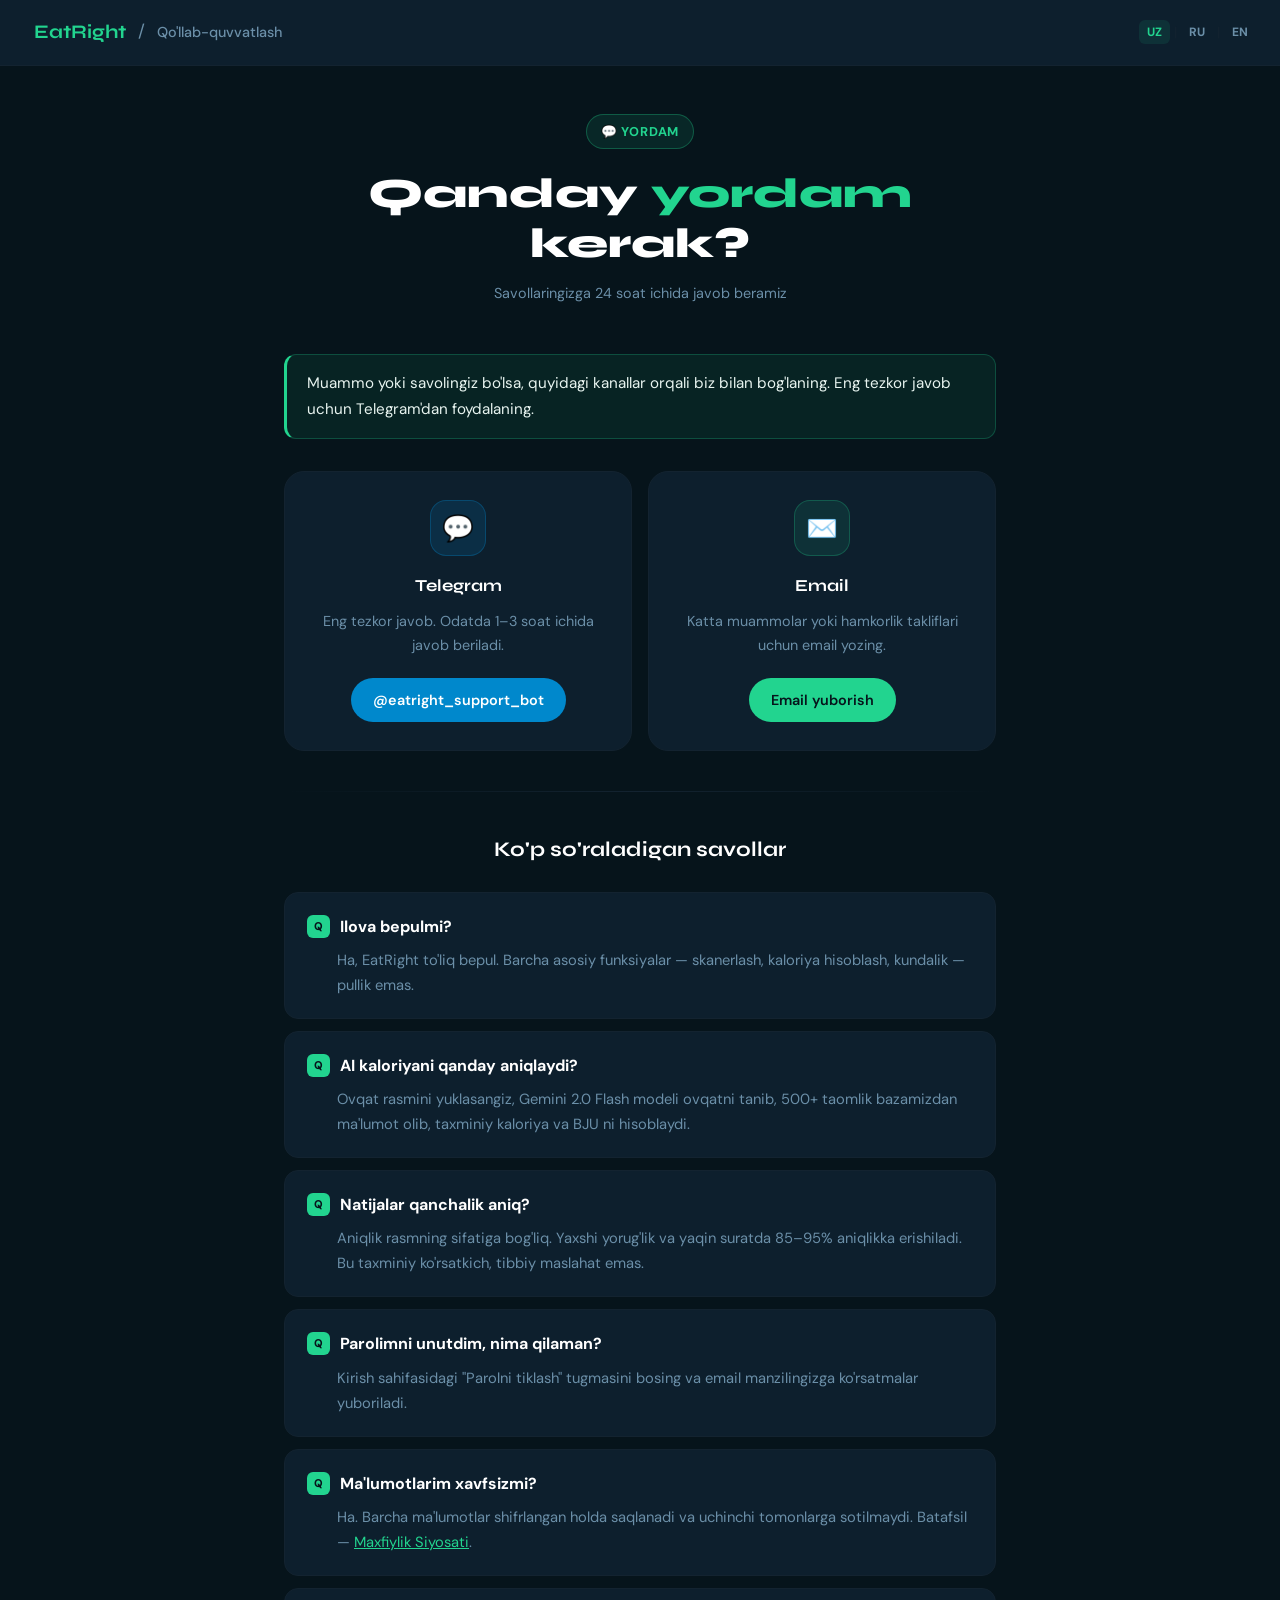
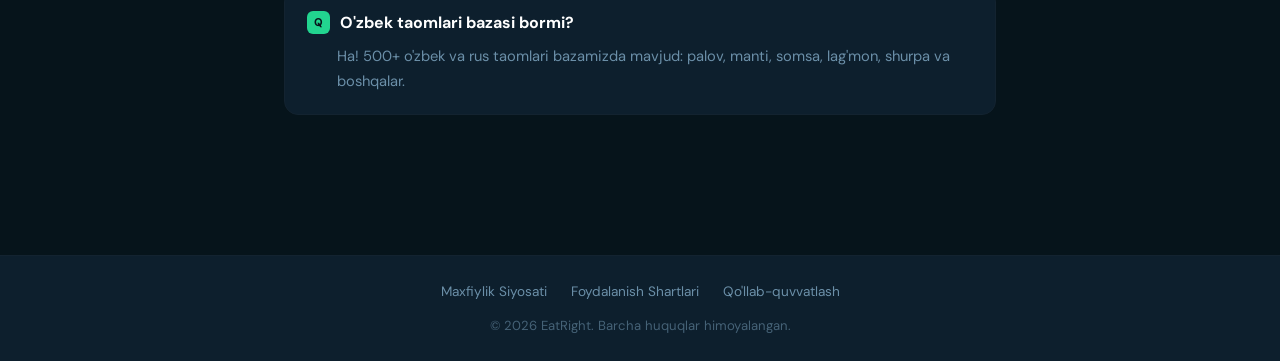
<file: support.html>
<!DOCTYPE html>
<html lang="uz">
<head>
  <meta charset="UTF-8">
  <meta name="viewport" content="width=device-width, initial-scale=1.0">
  <title>Qo'llab-quvvatlash — EatRight</title>
  <link rel="preconnect" href="https://fonts.googleapis.com">
  <link rel="preconnect" href="https://fonts.gstatic.com" crossorigin>
  <link href="https://fonts.googleapis.com/css2?family=Syne:wght@700;800&family=DM+Sans:wght@400;500;600;700&display=swap" rel="stylesheet">
  <style>
    *,*::before,*::after{box-sizing:border-box;margin:0;padding:0}
    :root{
      --c1:#06141B;--c2:#0d1f2d;--c3:#132330;--c5:#6b8fa8;--c6:#e8f4f0;
      --accent:#22d48f;--accent2:#18b87a;
    }
    body{font-family:'DM Sans',sans-serif;background:var(--c1);color:var(--c6);line-height:1.7;min-height:100vh}
    header{background:var(--c2);border-bottom:1px solid var(--c3);padding:16px 24px;display:flex;align-items:center;gap:12px;position:sticky;top:0;z-index:100}
    header a{display:flex;align-items:center;gap:10px;text-decoration:none;color:var(--accent);font-family:'Syne',sans-serif;font-weight:700;font-size:1.2rem}
    .header-divider{color:var(--c5);font-size:1.1rem}
    .header-title{color:var(--c5);font-size:.9rem;font-weight:500}
    .lang-switcher{margin-left:auto;display:flex;gap:4px;align-items:center}
    .lang-btn{background:none;border:none;cursor:pointer;font-size:12px;font-weight:700;color:var(--c5);padding:4px 8px;border-radius:6px;transition:color .2s,background .2s;font-family:'DM Sans',sans-serif}
    .lang-btn:hover{color:#fff}
    .lang-btn.active{color:var(--accent);background:rgba(34,212,143,.1)}
    .lang-sep{color:var(--c3);font-size:.9rem}
    main{max-width:760px;margin:0 auto;padding:48px 24px 80px}
    .hero{text-align:center;margin-bottom:48px}
    .hero-badge{display:inline-flex;align-items:center;gap:6px;background:rgba(34,212,143,.1);border:1px solid rgba(34,212,143,.3);color:var(--accent);padding:6px 14px;border-radius:100px;font-size:.8rem;font-weight:700;letter-spacing:.8px;text-transform:uppercase;margin-bottom:20px}
    .hero h1{font-family:'Syne',sans-serif;font-size:clamp(1.8rem,5vw,2.6rem);font-weight:800;color:#fff;margin-bottom:12px;line-height:1.2}
    .hero h1 span{color:var(--accent)}
    .hero-meta{color:var(--c5);font-size:.9rem}
    .divider{height:1px;background:linear-gradient(90deg,transparent,var(--c3),transparent);margin:40px 0}
    .contact-grid{display:grid;grid-template-columns:repeat(auto-fit,minmax(260px,1fr));gap:16px;margin-bottom:40px}
    .contact-card{background:var(--c2);border:1px solid var(--c3);border-radius:20px;padding:28px 24px;text-align:center;transition:border-color .2s,transform .2s}
    .contact-card:hover{border-color:rgba(34,212,143,.4);transform:translateY(-3px)}
    .contact-icon{width:56px;height:56px;border-radius:16px;display:flex;align-items:center;justify-content:center;margin:0 auto 16px;font-size:1.6rem}
    .icon-tg{background:rgba(0,136,204,.15);border:1px solid rgba(0,136,204,.3)}
    .icon-email{background:rgba(34,212,143,.1);border:1px solid rgba(34,212,143,.25)}
    .contact-card h3{font-family:'Syne',sans-serif;color:#fff;font-size:1.05rem;font-weight:700;margin-bottom:8px}
    .contact-card p{color:var(--c5);font-size:.9rem;margin-bottom:20px}
    .contact-btn{display:inline-flex;align-items:center;gap:8px;padding:10px 22px;border-radius:100px;text-decoration:none;font-weight:600;font-size:.9rem;transition:opacity .2s}
    .contact-btn:hover{opacity:.85}
    .btn-tg{background:#0088cc;color:#fff}
    .btn-email{background:var(--accent);color:#06141B}
    .faq-section h2{font-family:'Syne',sans-serif;font-size:1.3rem;font-weight:700;color:#fff;margin-bottom:24px;text-align:center}
    .faq-item{background:var(--c2);border:1px solid var(--c3);border-radius:14px;padding:20px 22px;margin-bottom:12px}
    .faq-q{font-weight:700;color:#fff;margin-bottom:8px;display:flex;align-items:flex-start;gap:10px}
    .faq-q::before{content:'Q';background:var(--accent);color:#06141B;font-size:.7rem;font-weight:800;padding:2px 7px;border-radius:6px;margin-top:2px;flex-shrink:0}
    .faq-a{color:var(--c5);font-size:.92rem;padding-left:30px}
    .info-box{background:rgba(34,212,143,.08);border:1px solid rgba(34,212,143,.25);border-left:3px solid var(--accent);border-radius:12px;padding:16px 20px;margin-bottom:32px}
    .info-box p{color:var(--c6);margin:0}
    .footer-bar{background:var(--c2);border-top:1px solid var(--c3);padding:24px;text-align:center;margin-top:48px}
    .footer-links{display:flex;justify-content:center;gap:24px;flex-wrap:wrap;margin-bottom:12px}
    .footer-links a{color:var(--c5);text-decoration:none;font-size:.85rem;transition:color .2s}
    .footer-links a:hover{color:var(--accent)}
    .footer-copy{color:var(--c5);font-size:.82rem;opacity:.6}
    p{color:var(--c5);font-size:.95rem;margin-bottom:12px}
    @media(max-width:480px){main{padding:32px 16px 60px}}
  </style>
</head>
<body>
  <header>
    <a href="/">
      <svg viewBox="0 0 20 20" fill="none"><circle cx="10" cy="10" r="9" stroke="#22d48f" stroke-width="2"/><path d="M6 10h8M10 6v8" stroke="#22d48f" stroke-width="2" stroke-linecap="round"/></svg>
      EatRight
    </a>
    <span class="header-divider">/</span>
    <span class="header-title" id="headerTitle">Qo'llab-quvvatlash</span>
    <div class="lang-switcher">
      <button type="button" class="lang-btn active" data-lang="uz" onclick="setLang('uz')">UZ</button>
      <span class="lang-sep">|</span>
      <button type="button" class="lang-btn" data-lang="ru" onclick="setLang('ru')">RU</button>
      <span class="lang-sep">|</span>
      <button type="button" class="lang-btn" data-lang="en" onclick="setLang('en')">EN</button>
    </div>
  </header>

  <main>
    <div class="hero">
      <div class="hero-badge" id="heroBadge">💬 Yordam</div>
      <h1 id="heroH1">Qanday <span>yordam</span> kerak?</h1>
      <p class="hero-meta" id="heroMeta">Savollaringizga 24 soat ichida javob beramiz</p>
    </div>

    <div class="info-box">
      <p id="infoBox">Muammo yoki savolingiz bo'lsa, quyidagi kanallar orqali biz bilan bog'laning. Eng tezkor javob uchun Telegram'dan foydalaning.</p>
    </div>

    <div class="contact-grid">
      <div class="contact-card">
        <div class="contact-icon icon-tg">💬</div>
        <h3>Telegram</h3>
        <p id="tgDesc">Eng tezkor javob. Odatda 1–3 soat ichida javob beriladi.</p>
        <a href="https://t.me/eatright_support_bot" class="contact-btn btn-tg" target="_blank" rel="noopener">@eatright_support_bot</a>
      </div>
      <div class="contact-card">
        <div class="contact-icon icon-email">✉️</div>
        <h3>Email</h3>
        <p id="emailDesc">Katta muammolar yoki hamkorlik takliflari uchun email yozing.</p>
        <a href="mailto:support@eatright.uz" class="contact-btn btn-email" id="emailBtn">Email yuborish</a>
      </div>
    </div>

    <div class="divider"></div>

    <div class="faq-section">
      <h2 id="faqTitle">Ko'p so'raladigan savollar</h2>

      <div class="faq-item">
        <div class="faq-q" id="faq1q">Ilova bepulmi?</div>
        <div class="faq-a" id="faq1a">Ha, EatRight to'liq bepul. Barcha asosiy funksiyalar — skanerlash, kaloriya hisoblash, kundalik — pullik emas.</div>
      </div>

      <div class="faq-item">
        <div class="faq-q" id="faq2q">AI kaloriyani qanday aniqlaydi?</div>
        <div class="faq-a" id="faq2a">Ovqat rasmini yuklasangiz, Gemini 2.0 Flash modeli ovqatni tanib, 500+ taomlik bazamizdan ma'lumot olib, taxminiy kaloriya va BJU ni hisoblaydi.</div>
      </div>

      <div class="faq-item">
        <div class="faq-q" id="faq3q">Natijalar qanchalik aniq?</div>
        <div class="faq-a" id="faq3a">Aniqlik rasmning sifatiga bog'liq. Yaxshi yorug'lik va yaqin suratda 85–95% aniqlikka erishiladi. Bu taxminiy ko'rsatkich, tibbiy maslahat emas.</div>
      </div>

      <div class="faq-item">
        <div class="faq-q" id="faq4q">Parolimni unutdim, nima qilaman?</div>
        <div class="faq-a" id="faq4a">Kirish sahifasidagi "Parolni tiklash" tugmasini bosing va email manzilingizga ko'rsatmalar yuboriladi.</div>
      </div>

      <div class="faq-item">
        <div class="faq-q" id="faq5q">Ma'lumotlarim xavfsizmi?</div>
        <div class="faq-a" id="faq5a">Ha. Barcha ma'lumotlar shifrlangan holda saqlanadi va uchinchi tomonlarga sotilmaydi. Batafsil — <a href="/privacy.html" style="color:var(--accent)" id="faq5link">Maxfiylik Siyosati</a>.</div>
      </div>

      <div class="faq-item">
        <div class="faq-q" id="faq6q">O'zbek taomlari bazasi bormi?</div>
        <div class="faq-a" id="faq6a">Ha! 500+ o'zbek va rus taomlari bazamizda mavjud: palov, manti, somsa, lag'mon, shurpa va boshqalar.</div>
      </div>
    </div>
  </main>

  <div class="footer-bar">
    <div class="footer-links">
      <a href="/privacy.html" id="footerPrivacy">Maxfiylik Siyosati</a>
      <a href="/terms.html" id="footerTerms">Foydalanish Shartlari</a>
      <a href="/support.html" id="footerSupport">Qo'llab-quvvatlash</a>
    </div>
    <div class="footer-copy" id="footerCopy">&copy; 2026 EatRight. Barcha huquqlar himoyalangan.</div>
  </div>

<script>
const T = {
  uz: {
    pageTitle:     "Qo'llab-quvvatlash — EatRight",
    headerTitle:   "Qo'llab-quvvatlash",
    heroBadge:     "💬 Yordam",
    heroH1:        "Qanday <span>yordam</span> kerak?",
    heroMeta:      "Savollaringizga 24 soat ichida javob beramiz",
    infoBox:       "Muammo yoki savolingiz bo'lsa, quyidagi kanallar orqali biz bilan bog'laning. Eng tezkor javob uchun Telegram'dan foydalaning.",
    tgDesc:        "Eng tezkor javob. Odatda 1–3 soat ichida javob beriladi.",
    emailDesc:     "Katta muammolar yoki hamkorlik takliflari uchun email yozing.",
    emailBtn:      "Email yuborish",
    faqTitle:      "Ko'p so'raladigan savollar",
    faq1q: "Ilova bepulmi?",
    faq1a: "Ha, EatRight to'liq bepul. Barcha asosiy funksiyalar — skanerlash, kaloriya hisoblash, kundalik — pullik emas.",
    faq2q: "AI kaloriyani qanday aniqlaydi?",
    faq2a: "Ovqat rasmini yuklasangiz, Gemini 2.0 Flash modeli ovqatni tanib, 500+ taomlik bazamizdan ma'lumot olib, taxminiy kaloriya va BJU ni hisoblaydi.",
    faq3q: "Natijalar qanchalik aniq?",
    faq3a: "Aniqlik rasmning sifatiga bog'liq. Yaxshi yorug'lik va yaqin suratda 85–95% aniqlikka erishiladi. Bu taxminiy ko'rsatkich, tibbiy maslahat emas.",
    faq4q: "Parolimni unutdim, nima qilaman?",
    faq4a: "Kirish sahifasidagi \"Parolni tiklash\" tugmasini bosing va email manzilingizga ko'rsatmalar yuboriladi.",
    faq5q: "Ma'lumotlarim xavfsizmi?",
    faq5a: "Ha. Barcha ma'lumotlar shifrlangan holda saqlanadi va uchinchi tomonlarga sotilmaydi. Batafsil — ",
    faq5link:      "Maxfiylik Siyosati",
    faq6q: "O'zbek taomlari bazasi bormi?",
    faq6a: "Ha! 500+ o'zbek va rus taomlari bazamizda mavjud: palov, manti, somsa, lag'mon, shurpa va boshqalar.",
    footerPrivacy: "Maxfiylik Siyosati",
    footerTerms:   "Foydalanish Shartlari",
    footerSupport: "Qo'llab-quvvatlash",
    footerCopy:    "© 2026 EatRight. Barcha huquqlar himoyalangan.",
  },
  ru: {
    pageTitle:     "Поддержка — EatRight",
    headerTitle:   "Поддержка",
    heroBadge:     "💬 Помощь",
    heroH1:        "Какая нужна <span>помощь</span>?",
    heroMeta:      "Мы ответим на ваши вопросы в течение 24 часов",
    infoBox:       "Если у вас есть проблема или вопрос, свяжитесь с нами по одному из каналов ниже. Для самого быстрого ответа используйте Telegram.",
    tgDesc:        "Самый быстрый ответ. Обычно отвечаем в течение 1–3 часов.",
    emailDesc:     "Для серьёзных проблем или предложений о сотрудничестве пишите на email.",
    emailBtn:      "Написать письмо",
    faqTitle:      "Часто задаваемые вопросы",
    faq1q: "Приложение бесплатное?",
    faq1a: "Да, EatRight полностью бесплатен. Все основные функции — сканирование, подсчёт калорий, дневник — бесплатны.",
    faq2q: "Как ИИ определяет калории?",
    faq2a: "Когда вы загружаете фото еды, модель Gemini 2.0 Flash распознаёт блюдо, берёт данные из нашей базы 500+ блюд и вычисляет приблизительные калории и БЖУ.",
    faq3q: "Насколько точны результаты?",
    faq3a: "Точность зависит от качества фото. При хорошем освещении и крупном плане достигается точность 85–95%. Это приблизительный показатель, не медицинская рекомендация.",
    faq4q: "Я забыл пароль, что делать?",
    faq4a: "Нажмите кнопку «Восстановить пароль» на странице входа — инструкции будут отправлены на ваш email.",
    faq5q: "Мои данные в безопасности?",
    faq5a: "Да. Все данные хранятся в зашифрованном виде и не продаются третьим лицам. Подробнее — ",
    faq5link:      "Политика конфиденциальности",
    faq6q: "Есть ли база узбекских блюд?",
    faq6a: "Да! В нашей базе 500+ узбекских и русских блюд: плов, манты, самса, лагман, шурпа и многое другое.",
    footerPrivacy: "Политика конфиденциальности",
    footerTerms:   "Условия использования",
    footerSupport: "Поддержка",
    footerCopy:    "© 2026 EatRight. Все права защищены.",
  },
  en: {
    pageTitle:     "Support — EatRight",
    headerTitle:   "Support",
    heroBadge:     "💬 Help",
    heroH1:        "How can we <span>help</span>?",
    heroMeta:      "We will answer your questions within 24 hours",
    infoBox:       "If you have a problem or question, contact us through one of the channels below. For the fastest response, use Telegram.",
    tgDesc:        "Fastest response. Usually replies within 1–3 hours.",
    emailDesc:     "For major issues or partnership proposals, send us an email.",
    emailBtn:      "Send Email",
    faqTitle:      "Frequently Asked Questions",
    faq1q: "Is the app free?",
    faq1a: "Yes, EatRight is completely free. All core features — scanning, calorie tracking, daily log — are free of charge.",
    faq2q: "How does AI detect calories?",
    faq2a: "When you upload a food photo, the Gemini 2.0 Flash model recognises the dish, pulls data from our 500+ food database, and calculates approximate calories and macros.",
    faq3q: "How accurate are the results?",
    faq3a: "Accuracy depends on photo quality. With good lighting and a close-up shot, 85–95% accuracy is achieved. This is an estimate, not medical advice.",
    faq4q: "I forgot my password, what should I do?",
    faq4a: "Tap the \"Reset password\" button on the login screen and instructions will be sent to your email address.",
    faq5q: "Is my data secure?",
    faq5a: "Yes. All data is stored encrypted and is never sold to third parties. Learn more — ",
    faq5link:      "Privacy Policy",
    faq6q: "Is there a database of Uzbek dishes?",
    faq6a: "Yes! Our database contains 500+ Uzbek and Russian dishes: plov, manti, samsa, lagman, shorpa and more.",
    footerPrivacy: "Privacy Policy",
    footerTerms:   "Terms of Service",
    footerSupport: "Support",
    footerCopy:    "© 2026 EatRight. All rights reserved.",
  },
};

const SIMPLE_IDS = ['headerTitle','heroBadge','heroMeta','infoBox',
  'tgDesc','emailDesc','emailBtn','faqTitle',
  'faq1q','faq1a','faq2q','faq2a','faq3q','faq3a',
  'faq4q','faq4a','faq6q','faq6a',
  'footerPrivacy','footerTerms','footerSupport','footerCopy'];

function setLang(lang) {
  const t = T[lang];
  document.title = t.pageTitle;
  document.documentElement.lang = lang;
  document.getElementById('heroH1').innerHTML = t.heroH1;

  SIMPLE_IDS.forEach(id => {
    const el = document.getElementById(id);
    if (el) el.textContent = t[id];
  });

  // faq5 has a link inside — handle separately
  document.getElementById('faq5q').textContent = t.faq5q;
  const faq5a = document.getElementById('faq5a');
  faq5a.childNodes[0].textContent = t.faq5a;
  document.getElementById('faq5link').textContent = t.faq5link;

  document.querySelectorAll('.lang-btn').forEach(btn =>
    btn.classList.toggle('active', btn.dataset.lang === lang)
  );
  localStorage.setItem('supportLang', lang);
}

const saved = new URLSearchParams(location.search).get('lang')
  || localStorage.getItem('supportLang') || 'uz';
setLang(saved);
</script>
</body>
</html>
</file>
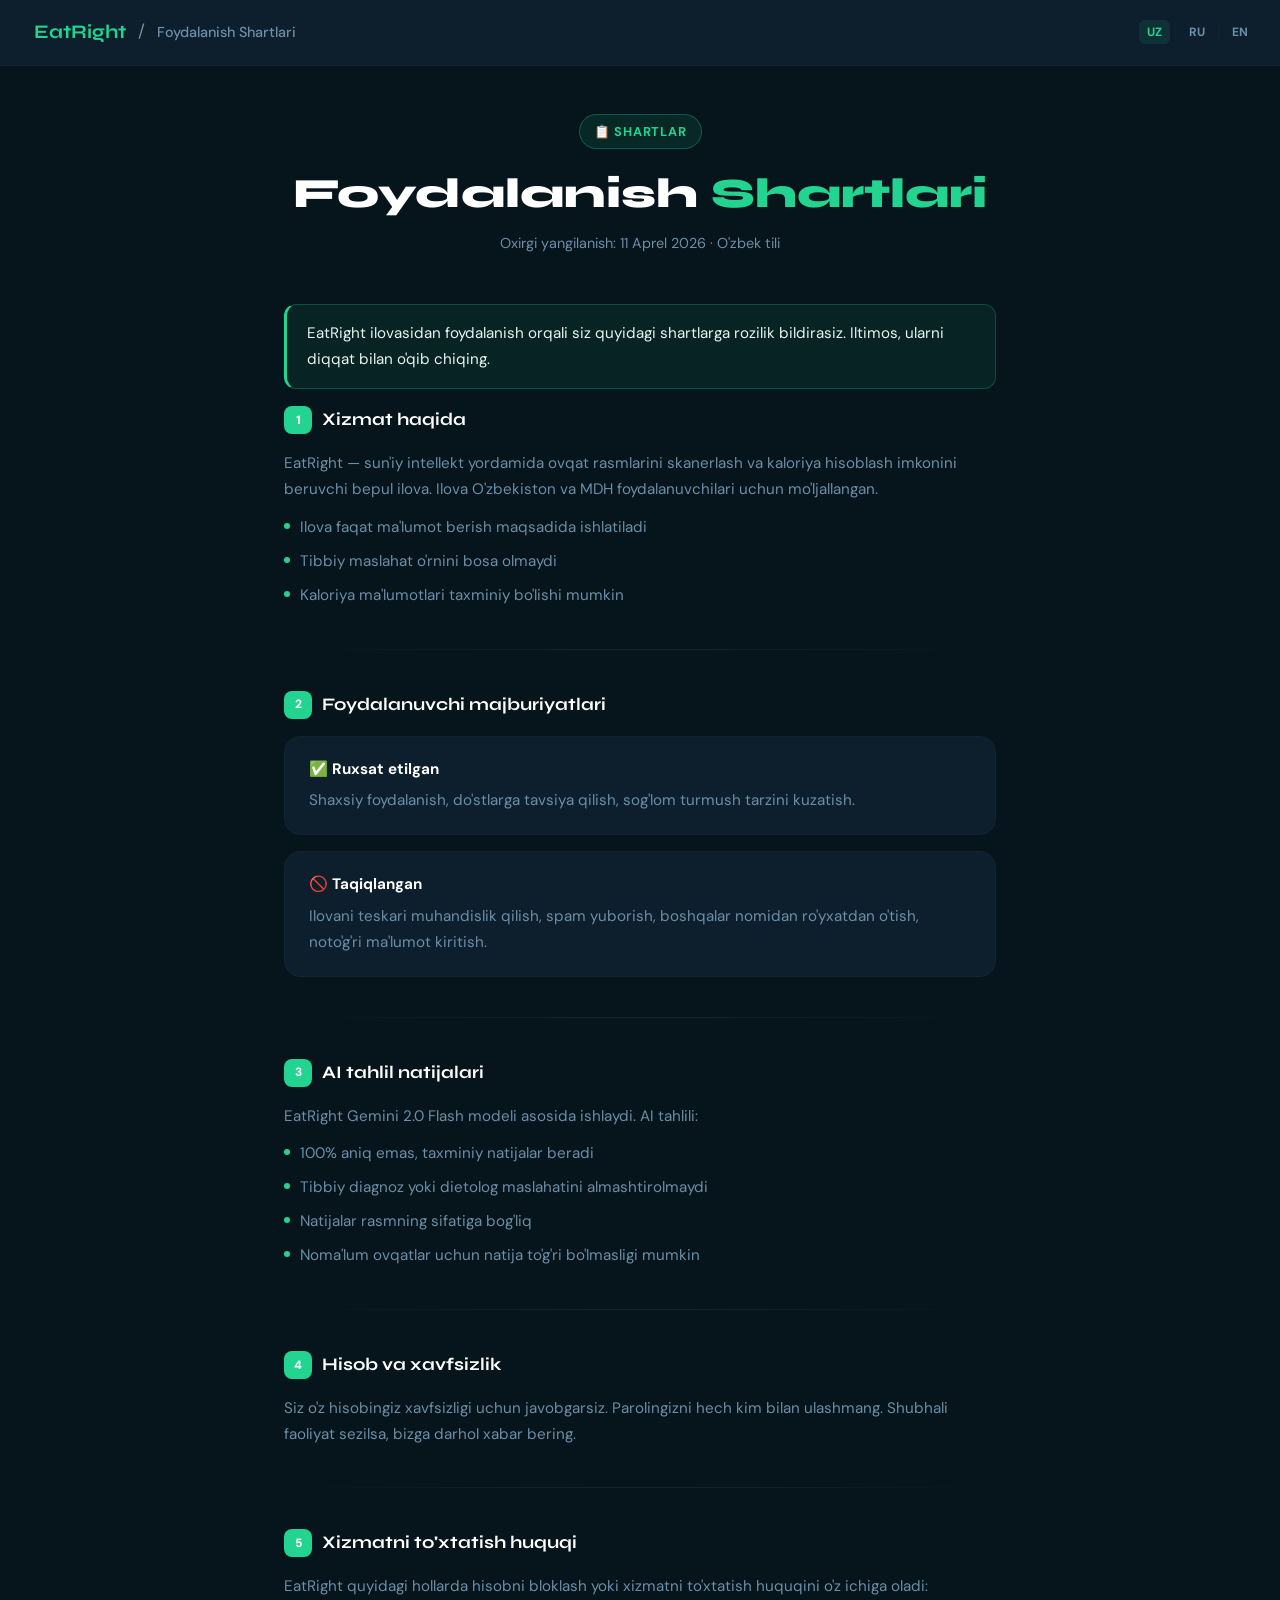
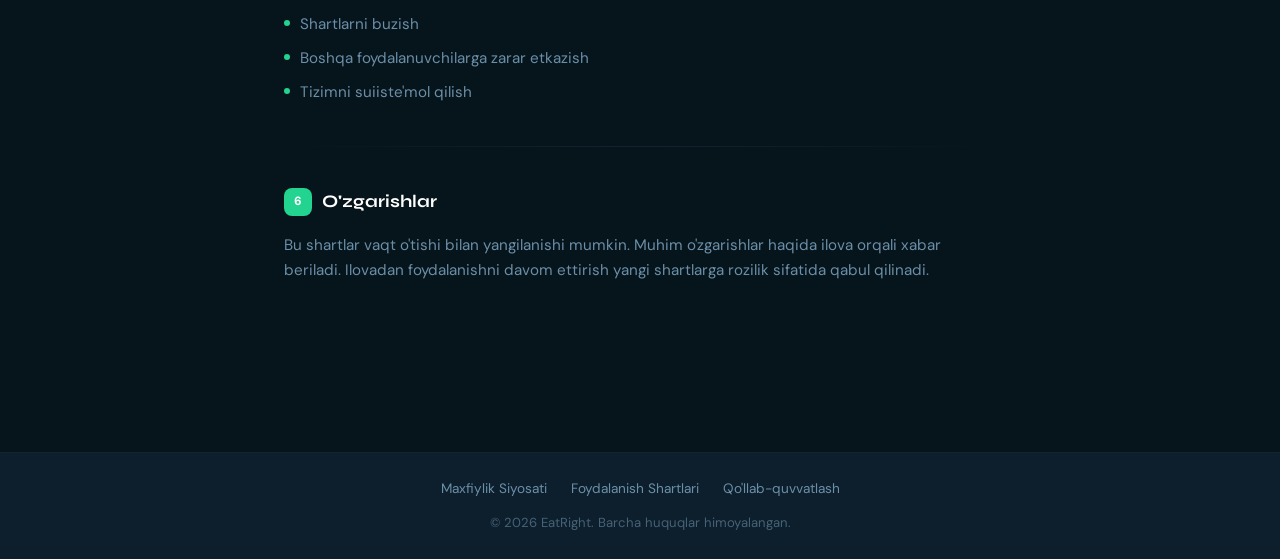
<file: terms.html>
<!DOCTYPE html>
<html lang="uz">
<head>
  <meta charset="UTF-8">
  <meta name="viewport" content="width=device-width, initial-scale=1.0">
  <title>Foydalanish Shartlari — EatRight</title>
  <link rel="preconnect" href="https://fonts.googleapis.com">
  <link rel="preconnect" href="https://fonts.gstatic.com" crossorigin>
  <link href="https://fonts.googleapis.com/css2?family=Syne:wght@700;800&family=DM+Sans:wght@400;500;600;700&display=swap" rel="stylesheet">
  <style>
    *,*::before,*::after{box-sizing:border-box;margin:0;padding:0}
    :root{
      --c1:#06141B;--c2:#0d1f2d;--c3:#132330;--c5:#6b8fa8;--c6:#e8f4f0;
      --accent:#22d48f;--accent2:#18b87a;
    }
    body{font-family:'DM Sans',sans-serif;background:var(--c1);color:var(--c6);line-height:1.7;min-height:100vh}
    header{background:var(--c2);border-bottom:1px solid var(--c3);padding:16px 24px;display:flex;align-items:center;gap:12px;position:sticky;top:0;z-index:100}
    header a{display:flex;align-items:center;gap:10px;text-decoration:none;color:var(--accent);font-family:'Syne',sans-serif;font-weight:700;font-size:1.2rem}
    .header-divider{color:var(--c5);font-size:1.1rem}
    .header-title{color:var(--c5);font-size:0.9rem;font-weight:500}
    .lang-switcher{margin-left:auto;display:flex;gap:4px;align-items:center}
    .lang-btn{background:none;border:none;cursor:pointer;font-size:12px;font-weight:700;color:var(--c5);padding:4px 8px;border-radius:6px;transition:color .2s,background .2s;font-family:'DM Sans',sans-serif}
    .lang-btn:hover{color:#fff}
    .lang-btn.active{color:var(--accent);background:rgba(34,212,143,.1)}
    .lang-sep{color:var(--c3);font-size:.9rem}
    main{max-width:760px;margin:0 auto;padding:48px 24px 80px}
    .hero{text-align:center;margin-bottom:48px}
    .hero-badge{display:inline-flex;align-items:center;gap:6px;background:rgba(34,212,143,.1);border:1px solid rgba(34,212,143,.3);color:var(--accent);padding:6px 14px;border-radius:100px;font-size:.8rem;font-weight:700;letter-spacing:.8px;text-transform:uppercase;margin-bottom:20px}
    .hero h1{font-family:'Syne',sans-serif;font-size:clamp(1.8rem,5vw,2.6rem);font-weight:800;color:#fff;margin-bottom:12px;line-height:1.2}
    .hero h1 span{color:var(--accent)}
    .hero-meta{color:var(--c5);font-size:.9rem}
    .divider{height:1px;background:linear-gradient(90deg,transparent,var(--c3),transparent);margin:40px 0}
    section{margin-bottom:40px}
    .section-label{display:flex;align-items:center;gap:10px;margin-bottom:16px}
    .section-num{width:28px;height:28px;border-radius:8px;background:var(--accent);color:#fff;font-size:.75rem;font-weight:800;display:flex;align-items:center;justify-content:center;flex-shrink:0}
    h2{font-family:'Syne',sans-serif;font-size:1.1rem;font-weight:700;color:#fff}
    p{color:var(--c5);font-size:.95rem;margin-bottom:12px}
    ul{list-style:none;display:flex;flex-direction:column;gap:8px;margin-bottom:12px}
    ul li{display:flex;align-items:flex-start;gap:10px;color:var(--c5);font-size:.95rem}
    ul li::before{content:'';width:6px;height:6px;border-radius:50%;background:var(--accent);flex-shrink:0;margin-top:8px}
    .card{background:var(--c2);border:1px solid var(--c3);border-radius:16px;padding:20px 24px;margin-bottom:16px}
    .card-title{font-weight:700;color:#fff;font-size:.95rem;margin-bottom:6px;display:flex;align-items:center;gap:8px}
    .card p{margin-bottom:0}
    .info-box{background:rgba(34,212,143,.08);border:1px solid rgba(34,212,143,.25);border-left:3px solid var(--accent);border-radius:12px;padding:16px 20px;margin-bottom:16px}
    .info-box p{color:var(--c6);margin-bottom:0}
    .footer-bar{background:var(--c2);border-top:1px solid var(--c3);padding:24px;text-align:center;margin-top:48px}
    .footer-links{display:flex;justify-content:center;gap:24px;flex-wrap:wrap;margin-bottom:12px}
    .footer-links a{color:var(--c5);text-decoration:none;font-size:.85rem;transition:color .2s}
    .footer-links a:hover{color:var(--accent)}
    .footer-copy{color:var(--c5);font-size:.82rem;opacity:.6}
    @media(max-width:480px){main{padding:32px 16px 60px}.card{padding:16px 14px}}
  </style>
</head>
<body>
  <header>
    <a href="/">
      <svg viewBox="0 0 20 20" fill="none"><circle cx="10" cy="10" r="9" stroke="#22d48f" stroke-width="2"/><path d="M6 10h8M10 6v8" stroke="#22d48f" stroke-width="2" stroke-linecap="round"/></svg>
      EatRight
    </a>
    <span class="header-divider">/</span>
    <span class="header-title" id="headerTitle">Foydalanish Shartlari</span>
    <div class="lang-switcher">
      <button type="button" class="lang-btn active" data-lang="uz" onclick="setLang('uz')">UZ</button>
      <span class="lang-sep">|</span>
      <button type="button" class="lang-btn" data-lang="ru" onclick="setLang('ru')">RU</button>
      <span class="lang-sep">|</span>
      <button type="button" class="lang-btn" data-lang="en" onclick="setLang('en')">EN</button>
    </div>
  </header>

  <main>
    <div class="hero">
      <div class="hero-badge" id="heroBadge">📋 Shartlar</div>
      <h1 id="heroH1">Foydalanish <span>Shartlari</span></h1>
      <p class="hero-meta" id="heroMeta">Oxirgi yangilanish: 11 Aprel 2026 &nbsp;·&nbsp; O'zbek tili</p>
    </div>

    <div class="info-box">
      <p id="infoBox">EatRight ilovasidan foydalanish orqali siz quyidagi shartlarga rozilik bildirasiz. Iltimos, ularni diqqat bilan o'qib chiqing.</p>
    </div>

    <section>
      <div class="section-label">
        <div class="section-num">1</div>
        <h2 id="s1title">Xizmat haqida</h2>
      </div>
      <p id="s1p">EatRight — sun'iy intellekt yordamida ovqat rasmlarini skanerlash va kaloriya hisoblash imkonini beruvchi bepul ilova. Ilova O'zbekiston va MDH foydalanuvchilari uchun mo'ljallangan.</p>
      <ul>
        <li id="s1l1">Ilova faqat ma'lumot berish maqsadida ishlatiladi</li>
        <li id="s1l2">Tibbiy maslahat o'rnini bosa olmaydi</li>
        <li id="s1l3">Kaloriya ma'lumotlari taxminiy bo'lishi mumkin</li>
      </ul>
    </section>

    <div class="divider"></div>

    <section>
      <div class="section-label">
        <div class="section-num">2</div>
        <h2 id="s2title">Foydalanuvchi majburiyatlari</h2>
      </div>
      <div class="card">
        <div class="card-title" id="s2allowed">✅ Ruxsat etilgan</div>
        <p id="s2allowedP">Shaxsiy foydalanish, do'stlarga tavsiya qilish, sog'lom turmush tarzini kuzatish.</p>
      </div>
      <div class="card">
        <div class="card-title" id="s2banned">🚫 Taqiqlangan</div>
        <p id="s2bannedP">Ilovani teskari muhandislik qilish, spam yuborish, boshqalar nomidan ro'yxatdan o'tish, noto'g'ri ma'lumot kiritish.</p>
      </div>
    </section>

    <div class="divider"></div>

    <section>
      <div class="section-label">
        <div class="section-num">3</div>
        <h2 id="s3title">AI tahlil natijalari</h2>
      </div>
      <p id="s3p">EatRight Gemini 2.0 Flash modeli asosida ishlaydi. AI tahlili:</p>
      <ul>
        <li id="s3l1">100% aniq emas, taxminiy natijalar beradi</li>
        <li id="s3l2">Tibbiy diagnoz yoki dietolog maslahatini almashtirolmaydi</li>
        <li id="s3l3">Natijalar rasmning sifatiga bog'liq</li>
        <li id="s3l4">Noma'lum ovqatlar uchun natija to'g'ri bo'lmasligi mumkin</li>
      </ul>
    </section>

    <div class="divider"></div>

    <section>
      <div class="section-label">
        <div class="section-num">4</div>
        <h2 id="s4title">Hisob va xavfsizlik</h2>
      </div>
      <p id="s4p">Siz o'z hisobingiz xavfsizligi uchun javobgarsiz. Parolingizni hech kim bilan ulashmang. Shubhali faoliyat sezilsa, bizga darhol xabar bering.</p>
    </section>

    <div class="divider"></div>

    <section>
      <div class="section-label">
        <div class="section-num">5</div>
        <h2 id="s5title">Xizmatni to'xtatish huquqi</h2>
      </div>
      <p id="s5p">EatRight quyidagi hollarda hisobni bloklash yoki xizmatni to'xtatish huquqini o'z ichiga oladi:</p>
      <ul>
        <li id="s5l1">Shartlarni buzish</li>
        <li id="s5l2">Boshqa foydalanuvchilarga zarar etkazish</li>
        <li id="s5l3">Tizimni suiiste'mol qilish</li>
      </ul>
    </section>

    <div class="divider"></div>

    <section>
      <div class="section-label">
        <div class="section-num">6</div>
        <h2 id="s6title">O'zgarishlar</h2>
      </div>
      <p id="s6p">Bu shartlar vaqt o'tishi bilan yangilanishi mumkin. Muhim o'zgarishlar haqida ilova orqali xabar beriladi. Ilovadan foydalanishni davom ettirish yangi shartlarga rozilik sifatida qabul qilinadi.</p>
    </section>
  </main>

  <div class="footer-bar">
    <div class="footer-links">
      <a href="/privacy.html" id="footerPrivacy">Maxfiylik Siyosati</a>
      <a href="/terms.html" id="footerTerms">Foydalanish Shartlari</a>
      <a href="/support.html" id="footerSupport">Qo'llab-quvvatlash</a>
    </div>
    <div class="footer-copy" id="footerCopy">&copy; 2026 EatRight. Barcha huquqlar himoyalangan.</div>
  </div>

<script>
const T = {
  uz: {
    pageTitle:    "Foydalanish Shartlari — EatRight",
    headerTitle:  "Foydalanish Shartlari",
    heroBadge:    "📋 Shartlar",
    heroH1:       "Foydalanish <span>Shartlari</span>",
    heroMeta:     "Oxirgi yangilanish: 11 Aprel 2026 · O'zbek tili",
    infoBox:      "EatRight ilovasidan foydalanish orqali siz quyidagi shartlarga rozilik bildirasiz. Iltimos, ularni diqqat bilan o'qib chiqing.",
    s1title:      "Xizmat haqida",
    s1p:          "EatRight — sun'iy intellekt yordamida ovqat rasmlarini skanerlash va kaloriya hisoblash imkonini beruvchi bepul ilova. Ilova O'zbekiston va MDH foydalanuvchilari uchun mo'ljallangan.",
    s1l1:         "Ilova faqat ma'lumot berish maqsadida ishlatiladi",
    s1l2:         "Tibbiy maslahat o'rnini bosa olmaydi",
    s1l3:         "Kaloriya ma'lumotlari taxminiy bo'lishi mumkin",
    s2title:      "Foydalanuvchi majburiyatlari",
    s2allowed:    "✅ Ruxsat etilgan",
    s2allowedP:   "Shaxsiy foydalanish, do'stlarga tavsiya qilish, sog'lom turmush tarzini kuzatish.",
    s2banned:     "🚫 Taqiqlangan",
    s2bannedP:    "Ilovani teskari muhandislik qilish, spam yuborish, boshqalar nomidan ro'yxatdan o'tish, noto'g'ri ma'lumot kiritish.",
    s3title:      "AI tahlil natijalari",
    s3p:          "EatRight Gemini 2.0 Flash modeli asosida ishlaydi. AI tahlili:",
    s3l1:         "100% aniq emas, taxminiy natijalar beradi",
    s3l2:         "Tibbiy diagnoz yoki dietolog maslahatini almashtirolmaydi",
    s3l3:         "Natijalar rasmning sifatiga bog'liq",
    s3l4:         "Noma'lum ovqatlar uchun natija to'g'ri bo'lmasligi mumkin",
    s4title:      "Hisob va xavfsizlik",
    s4p:          "Siz o'z hisobingiz xavfsizligi uchun javobgarsiz. Parolingizni hech kim bilan ulashmang. Shubhali faoliyat sezilsa, bizga darhol xabar bering.",
    s5title:      "Xizmatni to'xtatish huquqi",
    s5p:          "EatRight quyidagi hollarda hisobni bloklash yoki xizmatni to'xtatish huquqini o'z ichiga oladi:",
    s5l1:         "Shartlarni buzish",
    s5l2:         "Boshqa foydalanuvchilarga zarar etkazish",
    s5l3:         "Tizimni suiiste'mol qilish",
    s6title:      "O'zgarishlar",
    s6p:          "Bu shartlar vaqt o'tishi bilan yangilanishi mumkin. Muhim o'zgarishlar haqida ilova orqali xabar beriladi. Ilovadan foydalanishni davom ettirish yangi shartlarga rozilik sifatida qabul qilinadi.",
    footerPrivacy:"Maxfiylik Siyosati",
    footerTerms:  "Foydalanish Shartlari",
    footerSupport:"Qo'llab-quvvatlash",
    footerCopy:   "© 2026 EatRight. Barcha huquqlar himoyalangan.",
  },
  ru: {
    pageTitle:    "Условия использования — EatRight",
    headerTitle:  "Условия использования",
    heroBadge:    "📋 Условия",
    heroH1:       "Условия <span>использования</span>",
    heroMeta:     "Последнее обновление: 11 апреля 2026 · Русский язык",
    infoBox:      "Используя приложение EatRight, вы соглашаетесь со следующими условиями. Пожалуйста, ознакомьтесь с ними внимательно.",
    s1title:      "О сервисе",
    s1p:          "EatRight — бесплатное приложение для сканирования фотографий еды и подсчёта калорий с помощью искусственного интеллекта. Приложение предназначено для пользователей из Узбекистана и СНГ.",
    s1l1:         "Приложение используется только в информационных целях",
    s1l2:         "Не заменяет медицинскую консультацию",
    s1l3:         "Данные о калориях являются приблизительными",
    s2title:      "Обязанности пользователя",
    s2allowed:    "✅ Разрешено",
    s2allowedP:   "Личное использование, рекомендации друзьям, отслеживание здорового образа жизни.",
    s2banned:     "🚫 Запрещено",
    s2bannedP:    "Реверс-инжиниринг приложения, рассылка спама, регистрация от имени других лиц, ввод ложных данных.",
    s3title:      "Результаты анализа ИИ",
    s3p:          "EatRight работает на основе модели Gemini 2.0 Flash. Анализ ИИ:",
    s3l1:         "Не является 100% точным, предоставляет приблизительные результаты",
    s3l2:         "Не заменяет медицинский диагноз или консультацию диетолога",
    s3l3:         "Результаты зависят от качества фотографии",
    s3l4:         "Для неизвестных блюд результат может быть неточным",
    s4title:      "Аккаунт и безопасность",
    s4p:          "Вы несёте ответственность за безопасность своего аккаунта. Не сообщайте пароль никому. При подозрительной активности немедленно свяжитесь с нами.",
    s5title:      "Право на прекращение обслуживания",
    s5p:          "EatRight оставляет за собой право заблокировать аккаунт или прекратить предоставление услуг в следующих случаях:",
    s5l1:         "Нарушение условий",
    s5l2:         "Причинение вреда другим пользователям",
    s5l3:         "Злоупотребление системой",
    s6title:      "Изменения",
    s6p:          "Эти условия могут обновляться со временем. О важных изменениях вы будете уведомлены через приложение. Продолжение использования приложения означает согласие с новыми условиями.",
    footerPrivacy:"Политика конфиденциальности",
    footerTerms:  "Условия использования",
    footerSupport:"Поддержка",
    footerCopy:   "© 2026 EatRight. Все права защищены.",
  },
  en: {
    pageTitle:    "Terms of Service — EatRight",
    headerTitle:  "Terms of Service",
    heroBadge:    "📋 Terms",
    heroH1:       "Terms of <span>Service</span>",
    heroMeta:     "Last updated: April 11, 2026 · English",
    infoBox:      "By using the EatRight app, you agree to the following terms. Please read them carefully.",
    s1title:      "About the Service",
    s1p:          "EatRight is a free app for scanning food photos and calculating calories using artificial intelligence. The app is designed for users in Uzbekistan and the CIS region.",
    s1l1:         "The app is used for informational purposes only",
    s1l2:         "It is not a substitute for medical advice",
    s1l3:         "Calorie data may be approximate",
    s2title:      "User Responsibilities",
    s2allowed:    "✅ Allowed",
    s2allowedP:   "Personal use, recommending to friends, tracking a healthy lifestyle.",
    s2banned:     "🚫 Prohibited",
    s2bannedP:    "Reverse engineering the app, sending spam, registering on behalf of others, entering false information.",
    s3title:      "AI Analysis Results",
    s3p:          "EatRight is powered by the Gemini 2.0 Flash model. AI analysis:",
    s3l1:         "Is not 100% accurate, provides approximate results",
    s3l2:         "Does not replace a medical diagnosis or dietitian consultation",
    s3l3:         "Results depend on the quality of the photo",
    s3l4:         "For unknown foods, the result may be inaccurate",
    s4title:      "Account & Security",
    s4p:          "You are responsible for the security of your account. Do not share your password with anyone. If you notice suspicious activity, contact us immediately.",
    s5title:      "Right to Terminate Service",
    s5p:          "EatRight reserves the right to block an account or terminate service in the following cases:",
    s5l1:         "Violation of terms",
    s5l2:         "Causing harm to other users",
    s5l3:         "Abuse of the system",
    s6title:      "Changes",
    s6p:          "These terms may be updated over time. You will be notified of important changes through the app. Continued use of the app constitutes acceptance of the new terms.",
    footerPrivacy:"Privacy Policy",
    footerTerms:  "Terms of Service",
    footerSupport:"Support",
    footerCopy:   "© 2026 EatRight. All rights reserved.",
  },
};

const IDS = ['headerTitle','heroBadge','heroMeta','infoBox',
  's1title','s1p','s1l1','s1l2','s1l3',
  's2title','s2allowed','s2allowedP','s2banned','s2bannedP',
  's3title','s3p','s3l1','s3l2','s3l3','s3l4',
  's4title','s4p',
  's5title','s5p','s5l1','s5l2','s5l3',
  's6title','s6p',
  'footerPrivacy','footerTerms','footerSupport','footerCopy'];

function setLang(lang) {
  const t = T[lang];
  document.title = t.pageTitle;
  document.documentElement.lang = lang;
  document.getElementById('heroH1').innerHTML = t.heroH1;
  IDS.forEach(id => {
    const el = document.getElementById(id);
    if (el) el.textContent = t[id];
  });
  document.querySelectorAll('.lang-btn').forEach(btn =>
    btn.classList.toggle('active', btn.dataset.lang === lang)
  );
  localStorage.setItem('termsLang', lang);
}

const saved = new URLSearchParams(location.search).get('lang')
  || localStorage.getItem('termsLang') || 'uz';
setLang(saved);
</script>
</body>
</html>
</file>
<file: css/style.css>
*,*::before,*::after{box-sizing:border-box;margin:0;padding:0}
/* Typography: Syne (display) + DM Sans (body) */
h1,h2,h3,.ea-h1,.tsla-hero-content h1,.ea-stat-num,.fcat-title,.logo{font-family:'Syne',sans-serif}
body{font-family:'DM Sans',system-ui,sans-serif}

/* PWA safe-area (iOS notch / Dynamic Island) */
body{padding-top:env(safe-area-inset-top);padding-bottom:env(safe-area-inset-bottom);}
.navbar{padding-left:max(16px,env(safe-area-inset-left));padding-right:max(16px,env(safe-area-inset-right));}
:root{
  --c1:#06141B;
  --c2:#0d1f2d;
  --c3:#132330;
  --c4:#2a4a5e;
  --c5:#6b8fa8;
  --c6:#e8f4f0;
  --accent:#22d48f;
  --accent2:#18b87a;
  --accent-coral:#ff5e5b;
  --accent-yellow:#ffd166;
  --accent-glow:rgba(34,212,143,.25);
  --green:#22d48f;
  --red:#ff5e5b;
  --orange:#ffd166;
  --purple:#7c6af0;
  --border:rgba(34,212,143,.18);
  --radius:16px;
  --toggle-bg:rgba(255,255,255,.08);
  --toggle-border:rgba(255,255,255,.14);
  --toggle-knob:rgba(255,255,255,.14);
  --toggle-knob-border:rgba(255,255,255,.22);
  --toggle-shadow:rgba(0,0,0,.35);
  --toggle-text:rgba(255,255,255,.65);
}

/* ===== LIGHT MODE ===== */
body[data-theme="light"]{
  --c1:#f0f7f4;
  --c2:#ffffff;
  --c3:#e4f2ec;
  --c4:#9ab8c4;
  --c5:#4a7a8a;
  --c6:#0d1f2d;
  --border:rgba(34,212,143,.18);
  --accent:#18b87a;
  --accent2:#0fa060;
  --accent-glow:rgba(34,212,143,.2);
  --toggle-bg:rgba(0,0,0,.06);
  --toggle-border:rgba(0,0,0,.1);
  --toggle-knob:rgba(255,255,255,.9);
  --toggle-knob-border:rgba(0,0,0,.1);
  --toggle-shadow:rgba(0,0,0,.15);
  --toggle-text:rgba(0,0,0,.55);
}
body[data-theme="light"] .tsla-hero-bg{
  background:linear-gradient(180deg,#e8f4f8 0%,#ddeef5 40%,#d0e8f2 100%);
}
body[data-theme="light"] .hero-glow-1{
  background:radial-gradient(circle,rgba(61,138,173,.12) 0%,transparent 65%);
}
body[data-theme="light"] .hero-glow-2{
  background:radial-gradient(circle,rgba(45,180,120,.08) 0%,transparent 60%);
}
body[data-theme="light"] .hero-grid{
  background-image:
    linear-gradient(rgba(0,0,0,.04) 1px,transparent 1px),
    linear-gradient(90deg,rgba(0,0,0,.04) 1px,transparent 1px);
}
body[data-theme="light"] .navbar.scrolled{
  background:rgba(244,242,239,.9);
}
body[data-theme="light"] .tbtn.tbtn-line{
  background:rgba(0,0,0,.05);
  color:var(--c6);
  border-color:rgba(0,0,0,.12);
}
body[data-theme="light"] .tbtn.tbtn-line:hover{background:rgba(0,0,0,.1)}
body[data-theme="light"] .tsla-section{background:var(--c1)}
body[data-theme="light"] .tsla-section.alt{background:#eceae6}
body[data-theme="light"] .tsla-footer-section{background:linear-gradient(0deg,rgba(0,0,0,.04),transparent)}
body[data-theme="light"] .tsla-hero-content h1,
body[data-theme="light"] .tsla-sec-content h2,
body[data-theme="light"] .tsla-footer-section h2{color:var(--c6)}
body[data-theme="light"] .tsla-eyebrow,
body[data-theme="light"] .tsla-sec-label,
body[data-theme="light"] .nav-a.active{color:var(--accent)}
body[data-theme="light"] .logo{color:var(--c6)}
body[data-theme="light"] .nav-a{color:var(--c5)}
body[data-theme="light"] .nav-a:hover{color:var(--c6);background:rgba(0,0,0,.06)}
body[data-theme="light"] .tsec-icon-wrap.accent-blue{
  background:radial-gradient(circle,rgba(61,138,173,.12) 0%,transparent 100%);
  box-shadow:0 0 60px rgba(61,138,173,.1);
}
body[data-theme="light"] .tsec-icon-wrap.accent-green{
  background:radial-gradient(circle,rgba(34,160,100,.12) 0%,transparent 100%);
  box-shadow:0 0 60px rgba(34,160,100,.1);
}
body[data-theme="light"] .tsec-icon-wrap.accent-purple{
  background:radial-gradient(circle,rgba(130,100,220,.12) 0%,transparent 100%);
  box-shadow:0 0 60px rgba(130,100,220,.1);
}
html{scroll-behavior:smooth}
body{
  font-family:'DM Sans',system-ui,sans-serif;
  background:var(--c1);color:var(--c6);
  min-height:100vh;line-height:1.6;
  overflow-x:hidden;
}
a{color:var(--accent);text-decoration:none}
.mt-2{margin-top:1rem}.mt-3{margin-top:1.5rem}
.muted{color:var(--c5);font-size:.9rem}
.tbtn.full{width:100%;justify-content:center;padding:14px}

/* ============ LIQUID TOGGLE ============ */
/* ===== LANGUAGE SWITCHER ===== */
.lang-switcher{
  display:flex;align-items:center;gap:3px;
  background:var(--toggle-bg);
  border:1px solid var(--toggle-border);
  border-radius:10px;
  padding:4px 8px;
}
.lang-btn{
  background:none;border:none;
  font-size:.72rem;font-weight:800;font-family:inherit;
  color:var(--c5);cursor:pointer;
  padding:3px 5px;border-radius:6px;
  transition:all .18s;letter-spacing:.4px;
}
.lang-btn:hover{color:var(--c6)}
.lang-btn.active{
  background:var(--accent);
  color:#fff;
  box-shadow:0 2px 8px rgba(141,177,120,.35);
}
.lang-sep{color:var(--border);font-size:.65rem;user-select:none}
@media(max-width:768px){.lang-switcher:not(.mobile-lang){display:none}}
@media(min-width:769px){.mobile-lang{display:none}}
.mobile-lang{margin-top:8px;justify-content:center;padding:8px 16px;border-radius:12px;}

/* ===== GLASS TOGGLE ===== */
.liquid-toggle{
  position:relative;
  width:128px;height:52px;
  background:none;border:none;
  cursor:pointer;padding:0;
  flex-shrink:0;outline:none;
}

/* Track */
.lt-track{
  position:absolute;inset:0;
  border-radius:26px;
  background:#141414;
  box-shadow:
    inset 4px 4px 10px rgba(0,0,0,.75),
    inset -2px -2px 6px rgba(255,255,255,.04),
    0 1px 0 rgba(255,255,255,.05),
    0 8px 32px rgba(0,0,0,.5);
  transition:background .4s ease,box-shadow .4s ease;
}
body[data-theme="light"] .lt-track{
  background:#cacacf;
  box-shadow:
    inset 4px 4px 10px rgba(0,0,0,.14),
    inset -4px -4px 10px rgba(255,255,255,.82),
    0 8px 24px rgba(0,0,0,.12);
}

/* Label text */
.lt-label{
  position:absolute;
  right:16px;top:50%;
  transform:translateY(-50%);
  font-size:.72rem;font-weight:700;letter-spacing:.5px;
  color:rgba(255,255,255,.28);
  z-index:1;
  pointer-events:none;
  transition:opacity .3s,right .4s cubic-bezier(.65,0,.35,1);
  user-select:none;
}
body[data-theme="light"] .lt-label{
  left:16px;right:auto;
  color:rgba(0,0,0,.3);
}

/* Knob */
.lt-knob{
  position:absolute;
  top:6px;left:6px;
  width:40px;height:40px;
  border-radius:50%;
  background:linear-gradient(145deg,#2c2c2e,#1c1c1e);
  box-shadow:
    4px 4px 10px rgba(0,0,0,.65),
    -1px -1px 4px rgba(255,255,255,.06),
    inset 0 1px 0 rgba(255,255,255,.07);
  display:flex;align-items:center;justify-content:center;
  font-size:.88rem;color:rgba(255,255,255,.7);
  z-index:2;
  transition:left .42s cubic-bezier(.65,0,.35,1),
             background .4s ease,
             box-shadow .4s ease,
             color .3s;
}

/* Light state: knob slides right */
.liquid-toggle.is-light .lt-knob{
  left:82px;
  background:linear-gradient(145deg,#f0f0f2,#d8d8dc);
  color:rgba(0,0,0,.55);
  box-shadow:
    4px 4px 10px rgba(0,0,0,.18),
    -2px -2px 6px rgba(255,255,255,.9),
    inset 0 1px 0 rgba(255,255,255,.95);
}

/* Animate knob sliding */
.liquid-toggle.going-light .lt-knob{
  animation:glassToRight .42s cubic-bezier(.65,0,.35,1) forwards;
}
.liquid-toggle.going-dark .lt-knob{
  animation:glassToLeft .42s cubic-bezier(.65,0,.35,1) forwards;
}

@keyframes glassToRight{
  0%  {left:6px; width:40px;border-radius:50%}
  45% {left:6px; width:62px;border-radius:20px 28px 28px 20px}
  78% {left:60px;width:48px;border-radius:24px 20px 20px 24px}
  100%{left:82px;width:40px;border-radius:50%}
}
@keyframes glassToLeft{
  0%  {left:82px;width:40px;border-radius:50%}
  45% {left:44px;width:62px;border-radius:28px 20px 20px 28px}
  78% {left:10px; width:48px;border-radius:20px 24px 24px 20px}
  100%{left:6px;  width:40px;border-radius:50%}
}

/* Mobile: compact toggle */
@media(max-width:768px){
  .liquid-toggle{width:82px;height:34px;}
  .lt-track{border-radius:17px;}
  .lt-knob{top:4px;left:4px;width:26px;height:26px;font-size:.6rem;}
  .liquid-toggle.is-light .lt-knob{left:52px;}
  .lt-label{font-size:.58rem;right:9px;top:50%;}
  body[data-theme="light"] .lt-label{left:9px;right:auto;}
}

/* ============ NAVBAR ============ */
.navbar{
  position:fixed;top:0;left:0;right:0;z-index:200;
  background:transparent;
  transition:background .3s ease,backdrop-filter .3s ease,border-color .3s;
  border-bottom:1px solid transparent;
}
.navbar.scrolled{
  background:rgba(6,20,27,.88);
  backdrop-filter:blur(24px);
  -webkit-backdrop-filter:blur(24px);
  border-color:var(--border);
}
.nav-inner{
  display:flex;align-items:center;justify-content:space-between;
  height:64px;padding:0 32px;max-width:1200px;margin:0 auto;
}
.logo{
  font-size:1.2rem;font-weight:800;color:var(--c6);
  letter-spacing:-.5px;
}
.nav-links{display:flex;gap:4px}
.nav-a{
  padding:7px 14px;border-radius:8px;color:var(--c5);
  font-size:.85rem;transition:.2s;cursor:pointer;font-weight:500;
}
.nav-a:hover{color:var(--c6);background:rgba(74,92,106,.2)}
.nav-a.active{color:var(--accent)}
.nav-right{display:flex;align-items:center;gap:8px}
#authBtns,#userInfo{display:flex;align-items:center;gap:8px}
.user-name{font-size:.88rem;color:var(--c6);font-weight:600}
.burger{display:none;background:none;border:none;color:var(--c6);font-size:1.2rem;cursor:pointer;padding:4px}

/* ============ TESLA BUTTONS ============ */
.tbtn{
  padding:12px 32px;border-radius:30px;
  font-size:.92rem;font-weight:600;
  cursor:pointer;transition:.25s;border:none;
  display:inline-flex;align-items:center;gap:8px;
  white-space:nowrap;
}
.tbtn.tbtn-fill{
  background:var(--accent);
  color:#06141B;
  font-weight:700;
  box-shadow:0 4px 24px var(--accent-glow);
}
.tbtn.tbtn-fill:hover{filter:brightness(1.08);transform:translateY(-2px);box-shadow:0 10px 36px var(--accent-glow)}
.tbtn.tbtn-line{
  background:rgba(255,255,255,.07);
  color:var(--c6);
  border:1px solid rgba(204,208,207,.25);
  backdrop-filter:blur(8px);
}
.tbtn.tbtn-line:hover{background:rgba(255,255,255,.14);border-color:rgba(204,208,207,.5)}
.tbtn.sm{padding:8px 20px;font-size:.82rem}
.tbtn.full{width:100%;justify-content:center;padding:14px}

/* ============ HERO — LIDO STYLE ============ */
/* ===== HERO SLIDESHOW ===== */
.slide-hero{
  position:relative;
  height:100vh;min-height:640px;
  overflow:hidden;
  display:flex;align-items:center;
}

/* Slides container */
.sh-slides{position:absolute;inset:0;z-index:0;}

.sh-slide{
  position:absolute;inset:0;
  opacity:0;
  transition:opacity 1.2s ease;
}
.sh-slide.active{opacity:1;}

/* Background image with Ken Burns */
.sh-img{
  position:absolute;inset:0;
  background-size:cover;
  background-position:center;
  transform:scale(1);
}
.sh-img::after{position:absolute;inset:0;}
.sh-slide.active .sh-img{
  animation:kenBurns 9s ease-out forwards;
}

@keyframes kenBurns{
  0%  {transform:scale(1)    translateX(0)}
  100%{transform:scale(1.12) translateX(-1%)}
}

/* Slide backgrounds — cinematic food gradients */
.sh-img-1{
  background:
    radial-gradient(ellipse at 70% 40%, #2d6a2d 0%, #1a4a1a 35%, #0a2a12 65%, #061a0e 100%),
    linear-gradient(135deg, #0d3320 0%, #1a5c2a 50%, #0a2a15 100%);
  background-blend-mode: screen;
}
/* Salat rangi — chuqur yashil, organic */
.sh-img-1::after{
  content:'';position:absolute;inset:0;
  background:
    radial-gradient(circle at 65% 35%, rgba(120,200,80,.35) 0%, transparent 50%),
    radial-gradient(circle at 80% 70%, rgba(80,160,40,.2) 0%, transparent 40%),
    radial-gradient(circle at 30% 60%, rgba(40,100,20,.25) 0%, transparent 45%);
}

/* Nonushta — iliq sariq-to'q sariq */
.sh-img-2{
  background:linear-gradient(135deg, #3a1f0a 0%, #6b3510 30%, #8b4a18 55%, #4a2808 80%, #1a0d04 100%);
}
.sh-img-2::after{
  content:'';position:absolute;inset:0;
  background:
    radial-gradient(circle at 60% 40%, rgba(220,140,40,.4) 0%, transparent 50%),
    radial-gradient(circle at 75% 65%, rgba(180,90,20,.25) 0%, transparent 40%),
    radial-gradient(circle at 25% 30%, rgba(200,120,30,.2) 0%, transparent 35%);
}

/* Smoothie — to'q qizil-binafsha */
.sh-img-3{
  background:linear-gradient(135deg, #1a0a2e 0%, #3d1060 30%, #5a1a7a 55%, #2a0845 80%, #0d0418 100%);
}
.sh-img-3::after{
  content:'';position:absolute;inset:0;
  background:
    radial-gradient(circle at 65% 35%, rgba(180,60,200,.4) 0%, transparent 50%),
    radial-gradient(circle at 80% 70%, rgba(120,30,160,.25) 0%, transparent 40%),
    radial-gradient(circle at 20% 50%, rgba(200,80,220,.2) 0%, transparent 45%);
}

/* O'rtayer denizi taomi — kech qizil + zangori */
.sh-img-4{
  background:linear-gradient(135deg, #0a1a2e 0%, #0d3060 30%, #1a4a8a 55%, #0a2050 80%, #040c1a 100%);
}
.sh-img-4::after{
  content:'';position:absolute;inset:0;
  background:
    radial-gradient(circle at 65% 40%, rgba(40,120,220,.4) 0%, transparent 50%),
    radial-gradient(circle at 30% 65%, rgba(20,80,180,.25) 0%, transparent 42%),
    radial-gradient(circle at 78% 70%, rgba(60,160,240,.2) 0%, transparent 38%);
}

/* Dark gradient overlay */
.sh-overlay{
  position:absolute;inset:0;z-index:1;
  background:
    linear-gradient(to right, rgba(0,0,0,.72) 0%, rgba(0,0,0,.42) 55%, rgba(0,0,0,.15) 100%),
    linear-gradient(to top,   rgba(0,0,0,.55) 0%, transparent 50%);
}

/* Text content */
.sh-content{
  position:relative;z-index:3;
  max-width:560px;
  padding:0 7% 120px;
}
.sh-eyebrow{
  display:block;
  font-size:.72rem;font-weight:700;
  text-transform:uppercase;letter-spacing:3.5px;
  color:rgba(255,255,255,.65);
  margin-bottom:20px;
  opacity:0;animation:shFadeUp .8s .2s ease forwards;
}
.sh-title{
  font-size:clamp(2.8rem,5.5vw,5rem);
  font-weight:800;line-height:1.05;
  letter-spacing:-2.5px;
  color:#fff;
  margin-bottom:20px;
  opacity:0;animation:shFadeUp .8s .4s ease forwards;
}
.sh-desc{
  font-size:.95rem;
  color:rgba(255,255,255,.72);
  line-height:1.8;
  margin-bottom:32px;
  max-width:420px;
  opacity:0;animation:shFadeUp .8s .6s ease forwards;
}
.sh-btns{
  display:flex;gap:12px;flex-wrap:wrap;
  opacity:0;animation:shFadeUp .8s .75s ease forwards;
}

@keyframes shFadeUp{
  from{opacity:0;transform:translateY(22px)}
  to  {opacity:1;transform:translateY(0)}
}

/* Slide dots */
.sh-dots{
  position:absolute;bottom:96px;left:7%;z-index:4;
  display:flex;gap:8px;align-items:center;
}
.sh-dot{
  width:28px;height:3px;border-radius:2px;
  background:rgba(255,255,255,.35);
  border:none;cursor:pointer;padding:0;
  transition:background .3s,width .3s;
}
.sh-dot.active{
  background:#fff;width:48px;
}

/* Text fade animation on slide change */
.sh-content.changing .sh-eyebrow,
.sh-content.changing .sh-title,
.sh-content.changing .sh-desc,
.sh-content.changing .sh-btns{
  opacity:0;transform:translateY(10px);
  transition:opacity .3s ease,transform .3s ease;
}

/* Stats bar */
.lido-stats{
  position:absolute;bottom:0;left:0;right:0;z-index:4;
  display:flex;align-items:center;
  background:rgba(0,0,0,.35);
  backdrop-filter:blur(24px);-webkit-backdrop-filter:blur(24px);
  border-top:1px solid rgba(255,255,255,.1);
  padding:22px 7%;
}
body[data-theme="light"] .lido-stats{
  background:rgba(255,255,255,.25);
  border-top:1px solid rgba(255,255,255,.5);
}

/* Keep old lido-hero for compatibility */
.tsla-hero{
  height:100vh;min-height:640px;
  position:relative;
  display:flex;align-items:center;
  overflow:hidden;
}
.lido-hero{padding:0 7% 120px;}

/* Background */
.lido-bg{
  position:absolute;inset:0;z-index:0;
  background:linear-gradient(135deg,#def0fb 0%,#edf8ff 45%,#f8fbff 70%,#e4f4fc 100%);
  transition:background .5s;
}
body:not([data-theme="light"]) .lido-bg{
  background:linear-gradient(180deg,#06141B 0%,#0b1c28 55%,#11212D 100%);
}

/* Subtle grid only in dark */
body:not([data-theme="light"]) .lido-bg::after{
  content:'';position:absolute;inset:0;
  background-image:
    linear-gradient(rgba(74,92,106,.05) 1px,transparent 1px),
    linear-gradient(90deg,rgba(74,92,106,.05) 1px,transparent 1px);
  background-size:60px 60px;
  mask-image:radial-gradient(ellipse at 30% 50%,rgba(0,0,0,.5),transparent 70%);
}

/* Left content */
.lido-content{
  position:relative;z-index:3;
  max-width:480px;flex-shrink:0;
}
.tsla-eyebrow{
  display:inline-block;
  font-size:.75rem;font-weight:700;
  text-transform:uppercase;letter-spacing:3px;
  margin-bottom:22px;
  color:var(--accent);
}
body[data-theme="light"] .tsla-eyebrow{color:#2a7fa8}
.lido-content h1{
  font-size:clamp(2.6rem,5vw,4.4rem);
  font-weight:800;line-height:1.08;
  letter-spacing:-2px;
  color:var(--c6);
  margin-bottom:20px;
}
body[data-theme="light"] .lido-content h1{color:#0a1e2e}
.lido-content p{
  font-size:.97rem;color:var(--c5);
  margin-bottom:32px;line-height:1.75;
}
body[data-theme="light"] .lido-content p{color:#4a6070}
.tsla-btns{display:flex;gap:12px;flex-wrap:wrap}
body[data-theme="light"] .lido-content .tbtn-fill{
  background:#0a1e2e;
  box-shadow:0 4px 20px rgba(10,30,46,.25);
}
body[data-theme="light"] .lido-content .tbtn-line{
  background:rgba(255,255,255,.55);
  color:#0a1e2e;border-color:rgba(10,30,46,.18);
}

/* ===== AURORA BACKGROUND ===== */
/* ===== AURORA BACKGROUND ===== */
.aurora-layer{
  position:absolute;inset:-80px;z-index:1;
  pointer-events:none;
  filter:blur(70px);         /* Blur butun layerga — animatsiya bloklanmaydi */
}
.ab{
  position:absolute;border-radius:50%;
}

/* Light mode aurora */
.ab1{
  width:700px;height:600px;
  top:50px;right:0;
  background:radial-gradient(circle at 40% 40%,#5dd8e8 0%,#93e8f2 45%,transparent 72%);
  opacity:.75;
  animation:aFloat1 14s ease-in-out infinite;
}
.ab2{
  width:580px;height:520px;
  top:120px;right:220px;
  background:radial-gradient(circle,#a8f0f8 0%,#c8f8ff 50%,transparent 74%);
  opacity:.7;
  animation:aFloat2 18s ease-in-out infinite;animation-delay:-6s;
}
.ab3{
  width:500px;height:440px;
  bottom:0;right:60px;
  background:radial-gradient(circle,#b8f4fc 0%,#dafcff 55%,transparent 76%);
  opacity:.65;
  animation:aFloat3 11s ease-in-out infinite;animation-delay:-3s;
}
.ab4{
  width:400px;height:360px;
  top:50%;left:32%;
  background:radial-gradient(circle,#e2fafe 0%,#c4f4fc 52%,transparent 76%);
  opacity:.55;
  animation:aFloat1 20s ease-in-out infinite reverse;animation-delay:-9s;
}
.ab5{
  width:300px;height:280px;
  top:8%;right:44%;
  background:radial-gradient(circle,#00d4e8 0%,#18e8f8 45%,transparent 70%);
  opacity:.4;
  animation:aFloat2 16s ease-in-out infinite;animation-delay:-2s;
}

/* Dark mode aurora */
body:not([data-theme="light"]) .ab1{
  background:radial-gradient(circle at 40% 40%,rgba(21,212,230,.55),rgba(10,140,168,.3) 52%,transparent 75%);
  opacity:1;
}
body:not([data-theme="light"]) .ab2{
  background:radial-gradient(circle,rgba(91,163,200,.4),rgba(38,105,150,.25) 52%,transparent 75%);
  opacity:1;
}
body:not([data-theme="light"]) .ab3{
  background:radial-gradient(circle,rgba(74,222,128,.28),rgba(25,150,90,.15) 52%,transparent 75%);
  opacity:1;
}
body:not([data-theme="light"]) .ab4{
  background:radial-gradient(circle,rgba(167,139,250,.22),rgba(100,75,200,.12) 52%,transparent 75%);
  opacity:1;
}
body:not([data-theme="light"]) .ab5{
  background:radial-gradient(circle,rgba(56,189,248,.3),rgba(20,140,200,.15) 50%,transparent 72%);
  opacity:1;
}

@keyframes aFloat1{
  0%,100%{transform:translate3d(0,0,0) scale(1)}
  33%    {transform:translate3d(-55px,40px,0) scale(1.1)}
  66%    {transform:translate3d(35px,-28px,0) scale(.93)}
}
@keyframes aFloat2{
  0%,100%{transform:translate3d(0,0,0) scale(1)}
  40%    {transform:translate3d(45px,-55px,0) scale(1.13)}
  72%    {transform:translate3d(-30px,35px,0) scale(.91)}
}
@keyframes aFloat3{
  0%,100%{transform:translate3d(0,0,0) scale(1)}
  50%    {transform:translate3d(-40px,-42px,0) scale(1.11)}
}

/* Stats bar (shared) */
.lst-item{flex:1;text-align:center;padding:0 20px}
.lst-num{font-size:1.6rem;font-weight:800;letter-spacing:-1px;color:#fff;margin-bottom:4px;}
.lst-lbl{font-size:.72rem;color:rgba(255,255,255,.65);font-weight:500}
.lst-div{width:1px;height:40px;background:rgba(255,255,255,.15);flex-shrink:0}

/* Navbar override — transparent on lido hero */
body[data-theme="light"] .navbar{background:transparent}
body[data-theme="light"] .navbar.scrolled{background:rgba(255,255,255,.82);border-color:rgba(0,0,0,.08)}
body[data-theme="light"] .logo{color:#0a1e2e}
body[data-theme="light"] .nav-a{color:#4a6070}
body[data-theme="light"] .nav-a:hover{color:#0a1e2e;background:rgba(0,0,0,.06)}
body[data-theme="light"] .nav-a.active{color:#2a7fa8}
body[data-theme="light"] .burger{color:#0a1e2e}

@media(max-width:900px){
  .sh-content{padding:0 24px 120px;max-width:100%}
  .sh-title{font-size:2.4rem;letter-spacing:-1.5px}
  .sh-dots{left:24px;bottom:90px}
  .lido-stats{padding:18px 24px}
  .lst-num{font-size:1.2rem}
  .lst-item{padding:0 10px}
  /* old lido fallback */
  .lido-hero{padding:90px 24px 130px;align-items:flex-end}
  .lido-content{max-width:100%}
}

/* ============ TESLA SECTIONS ============ */
.tsla-section{
  min-height:100vh;
  display:grid;grid-template-columns:1fr 1fr;
  align-items:center;gap:80px;
  padding:100px 80px;max-width:1200px;margin:0 auto;
  border-top:1px solid var(--border);
}
.tsla-section.alt{direction:rtl}
.tsla-section.alt>*{direction:ltr}
.tsla-sec-label{
  display:inline-block;font-size:.72rem;font-weight:700;
  text-transform:uppercase;letter-spacing:2.5px;
  color:var(--accent);margin-bottom:16px;
}
.tsla-sec-content h2{
  font-size:clamp(2rem,4vw,3.2rem);font-weight:800;
  letter-spacing:-1px;color:var(--c6);
  margin-bottom:16px;line-height:1.1;
}
.tsla-sec-content p{
  color:var(--c5);font-size:.97rem;line-height:1.8;
  margin-bottom:28px;max-width:440px;
}
.tsla-sec-btns{display:flex;gap:10px;flex-wrap:wrap}
.tsla-sec-visual{display:flex;justify-content:center;align-items:center}
.tsec-icon-wrap{
  width:220px;height:220px;border-radius:50%;
  display:flex;align-items:center;justify-content:center;
  font-size:5rem;
  border:1px solid var(--border);
  animation:iconFloat 5s ease-in-out infinite;
}
.tsec-icon-wrap.accent-blue{
  background:radial-gradient(circle,rgba(34,212,143,.14) 0%,rgba(34,212,143,.03) 60%,transparent 100%);
  box-shadow:0 0 80px rgba(34,212,143,.18),inset 0 1px 0 rgba(255,255,255,.05);
  border-color:rgba(34,212,143,.2);
}
.tsec-icon-wrap.accent-green{
  background:radial-gradient(circle,rgba(124,106,240,.15) 0%,rgba(124,106,240,.03) 60%,transparent 100%);
  box-shadow:0 0 80px rgba(124,106,240,.18),inset 0 1px 0 rgba(255,255,255,.05);
  border-color:rgba(124,106,240,.2);
}
.tsec-icon-wrap.accent-purple{
  background:radial-gradient(circle,rgba(255,214,102,.15) 0%,rgba(255,214,102,.03) 60%,transparent 100%);
  box-shadow:0 0 80px rgba(255,214,102,.14),inset 0 1px 0 rgba(255,255,255,.05);
  border-color:rgba(255,214,102,.18);
}
@keyframes iconFloat{
  0%,100%{transform:translateY(0) scale(1)}
  50%{transform:translateY(-10px) scale(1.02)}
}

/* FOOTER SECTION */
.tsla-footer-section{
  text-align:center;padding:80px 24px 40px;
  border-top:1px solid var(--border);
  background:linear-gradient(0deg,rgba(17,33,45,.5),transparent);
}
.tsla-footer-section h2{font-size:clamp(2rem,4vw,3rem);font-weight:800;letter-spacing:-1px;color:var(--c6);margin-bottom:14px}
.tsla-footer-section p{color:var(--c5);font-size:.97rem;margin-bottom:32px;max-width:400px;margin-left:auto;margin-right:auto}

/* ============ INNER PAGES ============ */
.inner-page{
  min-height:100vh;
  padding-top:90px;
  padding-bottom:60px;
}
.inner-container{
  max-width:900px;margin:0 auto;padding:0 24px;
}
.inner-container.narrow{max-width:560px}
.inner-header{margin-bottom:32px}
.inner-header h2{font-size:1.8rem;font-weight:800;letter-spacing:-.5px;color:var(--c6);margin-bottom:6px}
.inner-sub{color:var(--c5);font-size:.9rem}
.section-mini-title{font-size:.75rem;font-weight:700;text-transform:uppercase;letter-spacing:1.5px;color:var(--c5);margin-bottom:12px}

/* ============ CARDS ============ */
.card-panel{
  background:var(--c2);
  border:1px solid var(--border);
  border-radius:20px;
  padding:28px;
  box-shadow:0 8px 32px rgba(0,0,0,.3),inset 0 1px 0 rgba(255,255,255,.03);
}

/* ============ CALORIE RING ============ */
.calring-card{
  background:var(--c2);border:1px solid var(--border);
  border-radius:20px;padding:28px;
  display:flex;flex-direction:column;align-items:center;gap:20px;
  margin-bottom:14px;
  box-shadow:0 8px 32px rgba(0,0,0,.3),inset 0 1px 0 rgba(255,255,255,.03);
}
.calring-wrap{display:flex;justify-content:center}
.calring-svg{width:220px;height:220px}
.calring-meta{display:flex;gap:8px;width:100%}
.crm-item{
  flex:1;display:flex;align-items:center;gap:8px;
  background:var(--c3);border:1px solid var(--border);
  border-radius:12px;padding:10px 12px;
}
.crm-dot{width:8px;height:8px;border-radius:50%;flex-shrink:0}
.crm-dot.blue{background:var(--accent)}
.crm-dot.green{background:var(--green)}
.crm-dot.orange{background:var(--orange)}
.crm-item span{font-size:.7rem;color:var(--c5);flex:1}
.crm-item strong{font-size:.85rem;font-weight:800;color:var(--c6)}
.calring-status{
  font-size:.9rem;font-weight:600;color:var(--c5);text-align:center;
  background:var(--c3);border-radius:10px;
  padding:10px 20px;width:100%;border:1px solid var(--border);
}

/* DIARY PROGRESS */
.diary-progress-card{
  background:var(--c2);border:1px solid var(--border);
  border-radius:20px;padding:20px;margin-bottom:14px;
  box-shadow:0 4px 16px rgba(0,0,0,.2);
}
.dp-header{display:flex;justify-content:space-between;font-size:.82rem;color:var(--c5);margin-bottom:12px}
.dp-header strong{color:var(--c6)}
.dp-bar{height:8px;background:rgba(74,92,106,.3);border-radius:8px;overflow:hidden;margin-bottom:12px}
.dp-fill{height:100%;border-radius:8px;background:var(--accent);transition:width 1.2s ease,background .8s ease}
.dp-stats{display:grid;grid-template-columns:repeat(3,1fr);gap:8px}
.dp-stat{background:var(--c3);border:1px solid var(--border);border-radius:12px;padding:10px;text-align:center;font-size:.7rem;color:var(--c5)}
.dp-val{font-size:1rem;font-weight:800;color:var(--c6);margin-bottom:3px}

/* MEALS */
.meal-add-form{
  display:flex;gap:8px;
  background:var(--c2);border:1px solid var(--border);
  border-radius:16px;padding:12px;margin-bottom:14px;
}
.meal-add-form input{
  flex:1;background:var(--c3);border:1px solid var(--border);
  color:var(--c6);padding:10px 14px;border-radius:10px;font-size:.88rem;
  font-family:inherit;
}
.meal-add-form input::placeholder{color:var(--c4)}
.meal-add-form input:focus{outline:none;border-color:var(--accent)}
.meal-add-form input:nth-child(2){flex:.4;max-width:110px}
.meals-list{
  background:var(--c2);border:1px solid var(--border);
  border-radius:20px;padding:20px;
  box-shadow:0 4px 16px rgba(0,0,0,.2);
}
.meals-list-header{
  display:flex;justify-content:space-between;align-items:center;
  margin-bottom:14px;
}
.meals-list-header span{font-size:.75rem;font-weight:700;text-transform:uppercase;letter-spacing:1.5px;color:var(--c5)}
.meal-item{
  display:flex;justify-content:space-between;align-items:center;
  padding:10px 12px;background:var(--c3);
  border:1px solid var(--border);border-radius:12px;
  gap:8px;margin-bottom:6px;
}
.meal-item strong{color:var(--c6);font-size:.9rem}
.meal-item small{color:var(--c5);font-size:.76rem}
.meal-right{display:flex;align-items:center;gap:8px}
.cal-badge{background:var(--accent);color:#fff;padding:3px 10px;border-radius:20px;font-size:.74rem;font-weight:700}
.del-btn{background:none;border:none;color:var(--c4);cursor:pointer;padding:4px 6px;border-radius:6px;transition:.2s;font-size:.78rem}
.del-btn:hover{color:var(--red)}

/* ============ SCAN ============ */
/* ===== CAL AI SCAN PAGE ===== */
.cal-scan-page{max-width:480px;margin:0 auto;padding:80px 16px 40px;}

/* Upload zone */
.cal-upload-zone{
  position:relative;border-radius:24px;overflow:hidden;
  background:var(--c2);border:2px dashed rgba(91,163,200,.25);
  min-height:260px;cursor:pointer;
  display:flex;align-items:center;justify-content:center;
  transition:border-color .2s;
}
.cal-upload-zone:hover{border-color:var(--accent);}
.cal-upload-inner{
  display:flex;flex-direction:column;align-items:center;gap:10px;
  padding:40px 24px;text-align:center;
}
.cal-upload-icon{
  width:72px;height:72px;border-radius:50%;
  background:rgba(91,163,200,.12);
  display:flex;align-items:center;justify-content:center;
  font-size:1.8rem;color:var(--accent);
  margin-bottom:6px;
}
.cal-upload-title{font-size:1rem;font-weight:700;color:var(--c6);}
.cal-upload-sub{font-size:.8rem;color:var(--c5);}
.cal-preview-img{
  width:100%;height:300px;object-fit:cover;display:block;
}
.cal-change-btn{
  position:absolute;bottom:12px;right:12px;
  background:rgba(0,0,0,.6);backdrop-filter:blur(8px);
  color:#fff;border:none;border-radius:20px;
  padding:7px 14px;font-size:.78rem;font-weight:600;cursor:pointer;
}

/* Analyze button */
.cal-scan-actions{margin-top:14px;}
.cal-analyze-btn{
  width:100%;padding:16px;border-radius:18px;border:none;
  background:linear-gradient(135deg,var(--accent),#3d8aad);
  color:#fff;font-size:1rem;font-weight:700;cursor:pointer;
  display:flex;align-items:center;justify-content:center;gap:10px;
  box-shadow:0 8px 24px rgba(91,163,200,.3);
  transition:transform .15s,box-shadow .15s;
}
.cal-analyze-btn:active{transform:scale(.97);}

/* Loading */
.cal-loading{
  display:flex;flex-direction:column;align-items:center;gap:16px;
  padding:40px;text-align:center;color:var(--c5);font-size:.9rem;
}
.cal-loading-ring{
  width:48px;height:48px;
  border:3px solid rgba(91,163,200,.2);
  border-top-color:var(--accent);
  border-radius:50%;
  animation:spin .8s linear infinite;
}
@keyframes spin{to{transform:rotate(360deg)}}

/* ===== RESULT CARD — CAL AI ===== */
.cal-result-card{
  margin-top:20px;
  border-radius:28px;overflow:hidden;
  background:var(--c2);
  border:1px solid var(--border);
  animation:fadeUp .5s ease;
}
@keyframes fadeUp{from{opacity:0;transform:translateY(20px)}to{opacity:1;transform:translateY(0)}}

/* Photo at top */
.cal-rc-photo{position:relative;}
.cal-rc-photo img{
  width:100%;height:220px;object-fit:cover;display:block;
}
.cal-rc-time{
  position:absolute;top:14px;left:14px;
  background:rgba(0,0,0,.45);backdrop-filter:blur(8px);
  color:#fff;font-size:.72rem;font-weight:600;
  padding:4px 10px;border-radius:20px;
}

/* Body */
.cal-rc-body{padding:20px;}

/* Name + serving */
.cal-rc-head{display:flex;justify-content:space-between;align-items:flex-start;gap:10px;margin-bottom:16px;}
.cal-rc-name{font-size:1.25rem;font-weight:800;color:var(--c6);line-height:1.2;}
.cal-rc-serving{
  flex-shrink:0;
  background:var(--c3);border:1px solid var(--border);
  border-radius:20px;padding:5px 12px;
  font-size:.82rem;font-weight:600;color:var(--c5);
  white-space:nowrap;
}

/* Calories */
.cal-rc-calories{
  display:flex;align-items:baseline;gap:8px;margin-bottom:20px;
}
.cal-fire{font-size:1.5rem;}
.cal-rc-num{font-size:2.8rem;font-weight:900;color:var(--c6);letter-spacing:-1.5px;line-height:1;}
.cal-rc-kcal{font-size:.85rem;color:var(--c5);font-weight:500;}

/* Macros */
.cal-rc-macros{display:grid;grid-template-columns:repeat(3,1fr);gap:10px;margin-bottom:20px;}
.cal-macro{
  border-radius:18px;padding:14px 10px;text-align:center;
  display:flex;flex-direction:column;align-items:center;gap:6px;
}
.protein-card{background:rgba(239,68,68,.1);}
.carbs-card{background:rgba(234,179,8,.1);}
.fats-card{background:rgba(59,130,246,.1);}
.cm-icon-wrap{
  width:36px;height:36px;border-radius:50%;
  display:flex;align-items:center;justify-content:center;
  font-size:.9rem;
}
.protein-card .cm-icon-wrap{background:rgba(239,68,68,.18);color:#ef4444;}
.carbs-card .cm-icon-wrap{background:rgba(234,179,8,.18);color:#eab308;}
.fats-card .cm-icon-wrap{background:rgba(59,130,246,.18);color:#3b82f6;}
.cm-value{font-size:1.1rem;font-weight:800;color:var(--c6);}
.cm-label{font-size:.7rem;color:var(--c5);font-weight:500;}

/* Health Score */
.cal-health-score{
  background:var(--c3);border-radius:18px;padding:16px;margin-bottom:16px;
}
.chs-row{display:flex;justify-content:space-between;align-items:center;margin-bottom:10px;}
.chs-left{display:flex;align-items:center;gap:8px;}
.chs-heart{font-size:1.1rem;}
.chs-title{font-size:.88rem;font-weight:600;color:var(--c6);}
.chs-num{font-size:1rem;font-weight:800;color:var(--c6);}
.chs-track{height:8px;background:rgba(74,92,106,.3);border-radius:4px;overflow:hidden;}
.chs-fill{height:100%;border-radius:4px;background:linear-gradient(90deg,#4ade80,#22c55e);transition:width 1s ease;}

/* Ingredients */
.cal-ingredients{margin-bottom:16px;}
.cal-ing-title{font-size:.85rem;font-weight:700;color:var(--c5);text-transform:uppercase;letter-spacing:1px;margin-bottom:10px;}
.cal-ing-list{display:flex;flex-wrap:wrap;gap:6px;}
.cal-ing-tag{
  background:var(--c3);border:1px solid var(--border);
  border-radius:20px;padding:5px 12px;
  font-size:.78rem;color:var(--c5);
}

/* Buttons */
.cal-rc-btns{display:grid;grid-template-columns:1fr 1fr;gap:10px;margin-top:4px;}
.cal-btn-fix{
  padding:14px;border-radius:16px;border:1px solid var(--border);
  background:var(--c3);color:var(--c6);
  font-size:.85rem;font-weight:600;cursor:pointer;
  display:flex;align-items:center;justify-content:center;gap:6px;
  transition:background .2s;
}
.cal-btn-fix:hover{background:var(--c4);}
.cal-btn-done{
  padding:14px;border-radius:16px;border:none;
  background:linear-gradient(135deg,var(--accent),#3d8aad);
  color:#fff;font-size:.85rem;font-weight:700;cursor:pointer;
  display:flex;align-items:center;justify-content:center;gap:6px;
  box-shadow:0 4px 16px rgba(91,163,200,.3);
}

/* History */
.cal-history-section{margin-top:28px;}
.cal-hist-title{font-size:.85rem;font-weight:700;color:var(--c5);text-transform:uppercase;letter-spacing:1px;margin-bottom:12px;}

/* ===== CAL AI NUTRITION VIEW (full-screen) ===== */
.cnv-screen{
  position:fixed;inset:0;z-index:300;
  display:flex;flex-direction:column;
  overflow-y:auto;
  background:#f5f5f7;
  animation:cnvSlideUp .35s cubic-bezier(.32,0,.67,0) forwards;
}
body:not([data-theme="light"]) .cnv-screen{background:#0e1418;}
@keyframes cnvSlideUp{
  from{transform:translateY(100%);opacity:0}
  to  {transform:translateY(0);   opacity:1}
}

/* Photo */
.cnv-photo-wrap{
  position:relative;
  height:42vh;min-height:250px;
  flex-shrink:0;
}
.cnv-photo-img{
  width:100%;height:100%;object-fit:cover;display:block;
}

/* Top bar over photo */
.cnv-topbar{
  position:absolute;top:0;left:0;right:0;
  display:flex;align-items:center;justify-content:space-between;
  padding:max(52px,env(safe-area-inset-top)) 16px 16px;
}
.cnv-nav-title{
  font-size:.95rem;font-weight:700;color:#fff;
  text-shadow:0 1px 4px rgba(0,0,0,.4);
}
.cnv-icon-btn{
  width:36px;height:36px;border-radius:50%;
  background:rgba(0,0,0,.28);backdrop-filter:blur(10px);
  border:none;cursor:pointer;
  color:#fff;font-size:.85rem;
  display:flex;align-items:center;justify-content:center;
}

/* White sheet */
.cnv-sheet{
  background:#fff;
  border-radius:28px 28px 0 0;
  margin-top:-24px;
  flex:1;
  padding:22px 20px max(32px,env(safe-area-inset-bottom));
}
body:not([data-theme="light"]) .cnv-sheet{background:#0e1418;}

/* Floating food bubble */
.cnv-food-bubble{
  position:absolute;
  bottom:30px;right:20px;
  background:rgba(255,255,255,.95);
  backdrop-filter:blur(12px);
  border-radius:20px;
  padding:8px 14px;
  display:flex;align-items:center;gap:8px;
  box-shadow:0 4px 20px rgba(0,0,0,.18);
  animation:bubblePop .4s cubic-bezier(.34,1.56,.64,1) .15s both;
}
body:not([data-theme="light"]) .cnv-food-bubble{background:rgba(30,40,50,.92);}
@keyframes bubblePop{from{transform:scale(.7);opacity:0}to{transform:scale(1);opacity:1}}
.cnv-bubble-name{font-size:.82rem;font-weight:700;color:#111;max-width:140px;white-space:nowrap;overflow:hidden;text-overflow:ellipsis;}
body:not([data-theme="light"]) .cnv-bubble-name{color:#f0f0f0;}
.cnv-bubble-cal{font-size:.82rem;font-weight:800;color:#ea4c37;white-space:nowrap;}

/* Meta */
.cnv-sheet-meta{display:flex;align-items:center;gap:8px;margin-bottom:10px;}
.cnv-category-lbl{font-size:.72rem;font-weight:700;color:#aaa;text-transform:uppercase;letter-spacing:1.2px;}
.cnv-time{font-size:.72rem;color:#bbb;font-weight:500;margin-left:auto;}

/* Food name */
.cnv-food-row{display:flex;justify-content:space-between;align-items:center;gap:12px;margin-bottom:18px;}
.cnv-food-name{font-size:1.3rem;font-weight:800;color:#111;line-height:1.25;flex:1;}
body:not([data-theme="light"]) .cnv-food-name{color:#f0f0f0;}

/* Serving counter */
.cnv-srv-ctrl{display:flex;align-items:center;gap:0;flex-shrink:0;border:1.5px solid #e0e0e0;border-radius:22px;overflow:hidden;}
body:not([data-theme="light"]) .cnv-srv-ctrl{border-color:#333;}
.cnv-srv-btn{
  width:34px;height:34px;border:none;background:transparent;
  font-size:1.1rem;font-weight:700;color:#555;cursor:pointer;
  display:flex;align-items:center;justify-content:center;
  transition:background .15s;
}
body:not([data-theme="light"]) .cnv-srv-btn{color:#ccc;}
.cnv-srv-btn:active{background:rgba(0,0,0,.06);}
.cnv-srv-num{min-width:22px;text-align:center;font-size:.9rem;font-weight:700;color:#111;}
body:not([data-theme="light"]) .cnv-srv-num{color:#f0f0f0;}

/* 2×2 Macro grid */
.cnv-macro-grid{display:grid;grid-template-columns:1fr 1fr;gap:10px;margin-bottom:16px;}
.cnv-mg-card{
  border-radius:18px;padding:14px 16px;
  display:flex;flex-direction:column;gap:3px;
}
.cnv-mg-cal {background:#fff3f0;}  .cnv-mg-carb{background:#fffbeb;}
.cnv-mg-prot{background:#fff1f0;}  .cnv-mg-fat {background:#f0fdf4;}
body:not([data-theme="light"]) .cnv-mg-cal {background:rgba(255,100,50,.1);}
body:not([data-theme="light"]) .cnv-mg-carb{background:rgba(234,179,8,.1);}
body:not([data-theme="light"]) .cnv-mg-prot{background:rgba(239,68,68,.1);}
body:not([data-theme="light"]) .cnv-mg-fat {background:rgba(34,197,94,.1);}
.cnv-mg-emoji{font-size:1.25rem;margin-bottom:2px;}
.cnv-mg-val{font-size:1.25rem;font-weight:900;color:#111;letter-spacing:-.5px;}
body:not([data-theme="light"]) .cnv-mg-val{color:#f0f0f0;}
.cnv-mg-label{font-size:.7rem;color:#999;font-weight:600;text-transform:uppercase;letter-spacing:.6px;}

/* Health Score */
.cnv-health-card{
  background:#fdf0f5;border-radius:18px;
  padding:16px;margin-bottom:18px;
}
body:not([data-theme="light"]) .cnv-health-card{background:rgba(244,114,182,.08);}
.cnv-health-row{display:flex;justify-content:space-between;align-items:center;margin-bottom:10px;}
.cnv-health-left{display:flex;align-items:center;gap:8px;}
.cnv-heart-wrap{
  width:32px;height:32px;border-radius:10px;
  background:#fce7f3;
  display:flex;align-items:center;justify-content:center;
}
.cnv-heart{color:#ec4899;font-size:.85rem;}
.cnv-health-lbl{font-size:.88rem;font-weight:600;color:#333;}
body:not([data-theme="light"]) .cnv-health-lbl{color:#ccc;}
.cnv-health-num{font-size:1rem;font-weight:800;color:#111;}
body:not([data-theme="light"]) .cnv-health-num{color:#f0f0f0;}
.cnv-bar-track{height:7px;background:#f0d6e4;border-radius:4px;overflow:hidden;}
.cnv-bar-fill{height:100%;border-radius:4px;background:#4ade80;transition:width 1.2s ease;}

/* Section title */
.cnv-sec-title{font-size:.78rem;font-weight:700;color:#aaa;text-transform:uppercase;letter-spacing:1px;margin-bottom:10px;}

/* Buttons */
.cnv-btns{display:grid;grid-template-columns:1fr 1fr;gap:10px;margin-top:20px;}
.cnv-btn-fix{
  padding:15px;border-radius:50px;
  border:1.5px solid #ddd;background:#fff;
  font-size:.85rem;font-weight:600;color:#333;cursor:pointer;
  display:flex;align-items:center;justify-content:center;gap:7px;
}
body:not([data-theme="light"]) .cnv-btn-fix{background:#182028;border-color:#253745;color:#ccc;}
.cnv-btn-done{
  padding:15px;border-radius:50px;border:none;
  background:#111;color:#fff;
  font-size:.85rem;font-weight:700;cursor:pointer;
}
body:not([data-theme="light"]) .cnv-btn-done{background:#5BA3C8;}
.scan-history{display:flex;flex-direction:column;gap:8px}
.history-item{display:flex;gap:12px;background:var(--c2);border-radius:14px;padding:12px;border:1px solid var(--border);align-items:center;cursor:pointer;transition:transform .15s,box-shadow .15s}
.history-item:active{transform:scale(.98);box-shadow:0 2px 12px rgba(0,0,0,.15)}
.history-item img{width:52px;height:52px;border-radius:8px;object-fit:cover;background:var(--c3);flex-shrink:0}
.history-info{display:flex;flex-direction:column;gap:3px;flex:1;min-width:0}
.history-info strong{font-size:.88rem;color:var(--c6);white-space:nowrap;overflow:hidden;text-overflow:ellipsis}
.history-info small{color:var(--c5);font-size:.74rem}
.hi-arrow{color:var(--c5);font-size:.75rem;flex-shrink:0}

/* ============ PROFILE ============ */
.profile-card{background:var(--c2);border:1px solid var(--border);border-radius:20px;padding:28px;text-align:center;margin-bottom:14px}
.profile-avatar{width:72px;height:72px;background:linear-gradient(135deg,var(--accent),var(--accent2));color:#fff;border-radius:50%;display:flex;align-items:center;justify-content:center;font-size:1.8rem;font-weight:800;margin:0 auto 14px}
.profile-card h3{color:var(--c6);font-size:1.1rem;font-weight:700;margin-bottom:4px}
.stats-grid{display:grid;grid-template-columns:repeat(2,1fr);gap:10px;margin-bottom:12px}
.stat-card{background:var(--c2);border:1px solid var(--border);border-radius:16px;padding:16px;text-align:center;font-size:.8rem;color:var(--c5)}
.stat-big{font-size:1.5rem;font-weight:800;color:var(--c6);margin-bottom:3px}
.stat-big.green{color:var(--green)}
.setup-prompt{text-align:center;padding:40px;background:var(--c2);border-radius:20px;display:flex;flex-direction:column;align-items:center;gap:14px;border:1px solid var(--border)}

/* ============ RULER WIDGET ============ */
.rulers-row{display:grid;grid-template-columns:1fr 1fr;gap:12px;margin-bottom:14px}
@media(max-width:520px){.rulers-row{grid-template-columns:1fr}}

.ruler-widget{
  background:#07101a;
  border:1px solid rgba(255,255,255,.07);
  border-radius:14px;
  display:flex;align-items:center;
  gap:0;height:190px;
  overflow:hidden;
  cursor:grab;
  user-select:none;
  touch-action:none;
  position:relative;
  box-shadow:inset 0 0 40px rgba(0,0,0,.4);
}
.ruler-widget:active{cursor:grabbing}

.rw-track{
  position:relative;
  width:64px;height:100%;
  overflow:hidden;flex-shrink:0;
}
.rw-strip{
  position:absolute;
  width:100%;
  will-change:transform;
}
.rw-tick-row{
  display:flex;align-items:center;
  justify-content:flex-end;
  position:relative;
  padding-right:2px;
}
.rw-tick{height:1px;background:rgba(255,255,255,.15);flex-shrink:0;width:10px}
.rw-tick.mid{width:17px;background:rgba(255,255,255,.28)}
.rw-tick.major{width:26px;background:rgba(255,255,255,.55)}
.rw-tick-lbl{
  position:absolute;right:32px;
  font-size:9px;color:rgba(255,255,255,.38);
  font-weight:600;line-height:1;
  font-family:'Segoe UI',sans-serif;
}

/* Fixed center overlay */
.rw-overlay{
  position:absolute;top:0;left:0;right:0;bottom:0;
  display:flex;align-items:center;
  pointer-events:none;
}
.rw-glow-bar{
  width:3px;height:44px;border-radius:2px;
  flex-shrink:0;
}
.rw-knob{
  width:28px;height:28px;border-radius:50%;
  background:#0a1520;
  border:1.5px solid;
  display:flex;align-items:center;justify-content:center;
  font-size:.65rem;flex-shrink:0;
  margin-left:-1px;
}

/* Value display */
.rw-display{
  flex:1;display:flex;flex-direction:column;
  align-items:center;justify-content:center;
}
.rw-val{
  font-size:3.8rem;font-weight:800;
  line-height:1;letter-spacing:-2px;
  font-family:'Segoe UI',sans-serif;
}
.rw-unit{
  font-size:.7rem;color:rgba(255,255,255,.38);
  font-weight:700;letter-spacing:2px;
  text-transform:uppercase;margin-top:8px;
}

/* ============ SETUP / FORMS ============ */
.form-row{display:grid;grid-template-columns:1fr 1fr;gap:12px}
.form-group{margin-bottom:14px;text-align:left}
.form-group label{display:block;margin-bottom:6px;font-size:.78rem;color:var(--c5);font-weight:500;letter-spacing:.3px}
.form-group input,.form-group select{
  width:100%;background:var(--c3);
  border:1.5px solid var(--border);color:var(--c6);
  padding:11px 14px;border-radius:12px;font-size:.9rem;transition:.2s;
  font-family:inherit;
}
.form-group input::placeholder{color:var(--c4)}
.form-group input:focus,.form-group select:focus{outline:none;border-color:var(--accent);background:var(--c3)}
.form-group select option{background:var(--c2);color:var(--c6)}

/* RESULT */
.result-setup{max-width:400px;margin:0 auto;text-align:center;background:var(--c2);border-radius:20px;padding:36px;border:1px solid var(--border)}
.result-icon{font-size:3rem;margin-bottom:12px}
.result-big{font-size:3rem;font-weight:800;margin:14px 0 6px;letter-spacing:-1px;color:var(--green)}
.result-big span{font-size:1rem;color:var(--c5);font-weight:400}
.bmi-result{display:flex;align-items:center;justify-content:center;gap:10px;margin-top:12px;font-size:.9rem}
.bmi-badge{color:#fff;padding:3px 12px;border-radius:20px;font-size:.8rem;font-weight:700}

/* ============ AUTH ============ */
.auth-page{display:flex;align-items:center;justify-content:center}
.auth-card{
  width:100%;max-width:380px;
  background:var(--c2);border:1px solid var(--border);
  border-radius:24px;padding:36px;
  box-shadow:0 20px 60px rgba(0,0,0,.5);
}
.auth-logo{text-align:center;font-size:1.5rem;font-weight:800;color:var(--c6);margin-bottom:8px;letter-spacing:-.5px}
.auth-card h2{text-align:center;margin-bottom:24px;font-weight:700;letter-spacing:-.5px;color:var(--c6)}
.auth-switch{text-align:center;margin-top:16px;font-size:.85rem;color:var(--c5)}
.auth-switch a{color:var(--accent);font-weight:600}
.msg-box{margin-top:10px;padding:10px 14px;border-radius:10px;font-size:.84rem;display:none}
.msg-box.error{display:block;background:rgba(248,113,113,.1);color:var(--red);border:1px solid rgba(248,113,113,.25)}
.msg-box.success{display:block;background:rgba(74,222,128,.08);color:var(--green);border:1px solid rgba(74,222,128,.2)}

/* ============ SCROLLBAR ============ */
::-webkit-scrollbar{width:4px}
::-webkit-scrollbar-track{background:var(--c1)}
::-webkit-scrollbar-thumb{background:var(--c3);border-radius:4px}

/* ============ RESPONSIVE ============ */
@media(max-width:900px){
  .tsla-section{grid-template-columns:1fr;text-align:center;padding:80px 32px;min-height:auto;gap:40px}
  .tsla-section.alt{direction:ltr}
  .tsla-sec-content p{max-width:100%}
  .tsla-sec-btns{justify-content:center}
  .tsla-sec-visual{order:-1}
}
@media(max-width:768px){
  .nav-links{
    display:none;flex-direction:column;
    position:absolute;top:64px;left:0;right:0;
    background:rgba(6,20,27,.98);
    border-bottom:1px solid var(--border);
    padding:16px;z-index:99;
    backdrop-filter:blur(20px);
  }
  .nav-links.open{display:flex}
  .burger{display:block}
  .nav-inner{padding:0 20px}
  .tsla-hero-content h1{letter-spacing:-1px}
  .tsec-icon-wrap{width:160px;height:160px;font-size:3.5rem}
  .nutrients{grid-template-columns:repeat(2,1fr)}
  .stats-grid{grid-template-columns:repeat(2,1fr)}
  .form-row{grid-template-columns:1fr}
  .calring-meta{flex-direction:column}
}
@media(max-width:480px){
  .tsla-btns,.tsla-sec-btns{flex-direction:column;align-items:center}
  .tbtn{width:100%;justify-content:center}
  .tsla-section{padding:60px 20px}
}

/* ============================================================
   CAL AI — HERO
   ============================================================ */
.ea-hero{
  background:#06141B;
  padding:100px 48px 60px;
  overflow:hidden;
  position:relative;
}
body[data-theme="light"] .ea-hero{background:#f0f7f4}
body:not([data-theme="light"]) .ea-hero{background:#06141B}

/* ---- Background blobs — electric green + purple ---- */
.ea-blob{
  position:absolute;
  border-radius:50%;
  filter:blur(90px);
  pointer-events:none;
}
.ea-blob-1{
  width:560px;height:560px;
  background:radial-gradient(circle,rgba(34,212,143,.22),rgba(18,160,100,.06));
  top:-140px;right:-80px;
  opacity:.8;
  animation:blobPulse 8s ease-in-out infinite;
}
.ea-blob-2{
  width:420px;height:420px;
  background:radial-gradient(circle,rgba(124,106,240,.2),rgba(91,106,240,.06));
  bottom:-100px;left:-100px;
  opacity:.7;
  animation:blobPulse 10s ease-in-out infinite reverse;
}
.ea-blob-3{
  width:300px;height:300px;
  background:radial-gradient(circle,rgba(34,212,143,.12),rgba(124,106,240,.08));
  top:45%;right:32%;
  opacity:.6;
  animation:blobPulse 12s ease-in-out infinite 2s;
}
@keyframes blobPulse{
  0%,100%{transform:scale(1) translate(0,0)}
  33%{transform:scale(1.08) translate(12px,-8px)}
  66%{transform:scale(.94) translate(-8px,10px)}
}
body:not([data-theme="light"]) .ea-blob-1{opacity:.6}
body:not([data-theme="light"]) .ea-blob-2{opacity:.5}
body:not([data-theme="light"]) .ea-blob-3{opacity:.4}

.ea-hero-inner{
  max-width:1200px;
  margin:0 auto;
  display:flex;
  align-items:center;
  justify-content:space-between;
  gap:40px;
}

/* ---- Left col ---- */
.ea-hero-left{
  flex:0 0 auto;
  display:flex;
  flex-direction:column;
  gap:22px;
  max-width:460px;
}

/* Social proof badge */
/* ── Free banner ─────────────────────────────────────── */
.ea-free-banner{
  display:inline-flex;
  align-items:center;
  gap:8px;
  background:linear-gradient(135deg,rgba(232,80,26,.18),rgba(232,80,26,.08));
  border:1px solid rgba(232,80,26,.4);
  border-radius:100px;
  padding:8px 18px 8px 12px;
  font-size:.82rem;
  color:rgba(255,255,255,.9);
  width:fit-content;
  cursor:pointer;
  opacity:1 !important;
  animation:heroFadeUp .7s cubic-bezier(.22,1,.36,1) .05s both, freeBannerPulse 2.5s ease-in-out .75s infinite;
  margin-bottom:4px;
}
body[data-theme="light"] .ea-free-banner{
  background:linear-gradient(135deg,rgba(232,80,26,.12),rgba(232,80,26,.05));
  border-color:rgba(232,80,26,.35);
  color:#b03010;
}
.ea-free-dot{
  width:8px;height:8px;border-radius:50%;
  background:#e8501a;
  box-shadow:0 0 0 0 rgba(232,80,26,.5);
  animation:dotPing 1.5s ease-in-out infinite;
  flex-shrink:0;
}
.ea-free-arrow{
  font-size:.9rem;
  opacity:.7;
  transition:transform .2s;
}
.ea-free-banner:hover .ea-free-arrow{transform:translateX(3px)}
@keyframes freeBannerPulse{
  0%,100%{box-shadow:0 0 0 0 rgba(232,80,26,0)}
  50%{box-shadow:0 0 12px 2px rgba(232,80,26,.2)}
}
@keyframes dotPing{
  0%,100%{box-shadow:0 0 0 0 rgba(232,80,26,.5)}
  50%{box-shadow:0 0 0 5px rgba(232,80,26,0)}
}

.ea-badge{
  display:inline-flex;
  align-items:center;
  gap:10px;
  background:rgba(34,212,143,.1);
  backdrop-filter:blur(16px);
  border:1px solid rgba(34,212,143,.3);
  border-radius:100px;
  padding:6px 16px 6px 6px;
  font-size:.8rem;
  font-weight:500;
  color:rgba(255,255,255,.75);
  width:fit-content;
  box-shadow:0 0 20px rgba(34,212,143,.12),inset 0 1px 0 rgba(255,255,255,.08);
}
body[data-theme="light"] .ea-badge{
  background:rgba(34,212,143,.12);
  border-color:rgba(34,212,143,.25);
  color:#0d4a35;
}
body:not([data-theme="light"]) .ea-badge{
  background:rgba(34,212,143,.08);
  border-color:rgba(34,212,143,.25);
  color:rgba(255,255,255,.7);
}

.ea-avatars{display:flex}
.ea-av{
  width:30px;height:30px;
  border-radius:50%;
  border:2px solid #fff;
  display:flex;align-items:center;justify-content:center;
  font-size:.65rem;font-weight:800;color:#fff;
  margin-left:-8px;
}
.ea-av:first-child{margin-left:0}

/* Headline */
.ea-h1{
  font-size:clamp(2.6rem,4.5vw,4.2rem);
  font-weight:800;
  line-height:1.05;
  letter-spacing:-2px;
  color:#f0f8f4;
  font-family:'Syne',sans-serif;
}
body[data-theme="light"] .ea-h1{color:#0d1f2d}
body:not([data-theme="light"]) .ea-h1{color:#f0f8f4}

/* Gradient text — electric green to teal */
.ea-grad{
  background:linear-gradient(135deg,#22d48f 0%,#18e8b0 50%,#06d6a0 100%);
  -webkit-background-clip:text;
  -webkit-text-fill-color:transparent;
  background-clip:text;
}

/* Description */
.ea-desc{
  font-size:1rem;
  line-height:1.7;
  color:rgba(255,255,255,.55);
  max-width:420px;
}
body[data-theme="light"] .ea-desc{color:rgba(13,31,45,.6)}

/* Store buttons */
.ea-store-row{display:flex;gap:10px;flex-wrap:wrap}

.ea-store-btn{
  display:inline-flex;
  align-items:center;
  gap:10px;
  background:rgba(255,255,255,.06);
  color:#fff;
  text-decoration:none;
  padding:12px 20px;
  border-radius:16px;
  transition:transform .22s cubic-bezier(.34,1.56,.64,1),box-shadow .22s,background .2s;
  min-width:152px;
  border:1px solid rgba(34,212,143,.25);
  position:relative;
  overflow:hidden;
  backdrop-filter:blur(12px);
}
.ea-store-btn::before{
  content:'';
  position:absolute;inset:0;
  background:linear-gradient(135deg,rgba(34,212,143,.12),transparent);
  opacity:0;
  transition:opacity .22s;
}
.ea-store-btn:hover{transform:translateY(-3px) scale(1.02);box-shadow:0 14px 36px rgba(34,212,143,.2);background:rgba(34,212,143,.1)}
.ea-store-btn:hover::before{opacity:1}
body[data-theme="light"] .ea-store-btn{background:rgba(13,31,45,.06);border-color:rgba(34,212,143,.3);color:#0d1f2d}

.ea-s-icon{font-size:1.5rem;line-height:1}
.ea-s-text{display:flex;flex-direction:column;line-height:1.1}
.ea-s-sub{font-size:.58rem;opacity:.65;letter-spacing:.4px;text-transform:uppercase}
.ea-s-main{font-size:.95rem;font-weight:700;margin-top:2px}

/* ---- Right col — phone wrap ---- */
.ea-phones-wrap{
  flex:0 0 auto;
  position:relative;
  width:520px;
  height:560px;
}

/* Floating food detection tags */
.ea-food-tag{
  position:absolute;
  background:rgba(255,255,255,.92);
  backdrop-filter:blur(12px);
  box-shadow:0 4px 20px rgba(0,0,0,.14),0 0 0 1px rgba(255,255,255,.8);
  color:#111;
  font-size:.65rem;
  font-weight:700;
  padding:6px 11px;
  border-radius:22px;
  display:flex;
  align-items:center;
  gap:7px;
  white-space:nowrap;
  z-index:10;
  animation:eaTagFloat 3s ease-in-out infinite;
}
.ea-food-tag:nth-child(2){animation-delay:.8s}
.ea-food-tag:nth-child(3){animation-delay:1.6s}
@keyframes eaTagFloat{
  0%,100%{transform:translateY(0)}
  50%{transform:translateY(-6px)}
}
.ea-food-tag b{
  background:linear-gradient(135deg,#ede9fe,#dbeafe);
  color:#4f46e5;
  padding:2px 6px;
  border-radius:8px;
  font-size:.6rem;
  font-weight:800;
}

/* Arrow between phones */
.ea-arrow-deco{
  position:absolute;
  left:50%;
  top:52%;
  transform:translate(-50%,-50%);
  font-size:2.8rem;
  color:#333;
  opacity:.35;
  pointer-events:none;
  z-index:5;
  font-style:normal;
}
body:not([data-theme="light"]) .ea-arrow-deco{color:#aaa;opacity:.3}

/* Phone frame — realistic device look */
.ea-phone{
  position:absolute;
  border-radius:40px;
  overflow:hidden;
  background:#111;
  outline:8px solid #1c1c1e;
  box-shadow:
    0 40px 80px rgba(0,0,0,.4),
    0 8px 24px rgba(0,0,0,.25),
    inset 0 0 0 1px rgba(255,255,255,.06);
}
/* Glow under phones */
.ea-ph-back::after{
  content:'';
  position:absolute;
  bottom:-30px;left:10%;
  width:80%;height:40px;
  background:rgba(91,163,200,.3);
  border-radius:50%;
  filter:blur(18px);
  z-index:-1;
  pointer-events:none;
}
.ea-ph-front::after{
  content:'';
  position:absolute;
  bottom:-30px;left:10%;
  width:80%;height:40px;
  background:rgba(139,92,246,.35);
  border-radius:50%;
  filter:blur(18px);
  z-index:-1;
  pointer-events:none;
}
body[data-theme="light"] .ea-phone{
  box-shadow:0 40px 80px rgba(0,0,0,.18),0 8px 24px rgba(0,0,0,.1);
}

/* Back phone: scanner, slightly rotated, left-center */
.ea-ph-back{
  width:228px;
  height:480px;
  top:70px;
  left:10px;
  z-index:1;
}
/* Front phone: result, straight, right-center, elevated */
.ea-ph-front{
  width:220px;
  height:460px;
  top:20px;
  right:10px;
  z-index:2;
  background:#fff;
  animation:eaFloat 4s ease-in-out infinite;
}
@keyframes eaFloat{
  0%,100%{transform:translateY(0px)}
  50%{transform:translateY(-14px)}
}

.ea-ph-inner{
  width:100%;height:100%;
  display:flex;
  flex-direction:column;
}

/* Status bar */
.ea-ph-bar{
  display:flex;
  justify-content:space-between;
  align-items:center;
  padding:12px 18px 6px;
  font-size:.6rem;
  font-weight:700;
  color:rgba(255,255,255,.8);
  background:transparent;
  flex-shrink:0;
}
.ea-ph-bar.dark{color:#0a0a0a}
.ea-ph-icons{letter-spacing:3px;font-size:.55rem}

/* === SCANNER PHONE content === */
.ea-scan-ui{
  flex:1;
  display:flex;
  flex-direction:column;
  min-height:0;
}

.ea-scan-nav{
  display:flex;
  justify-content:space-between;
  align-items:center;
  padding:6px 14px 8px;
  font-size:.7rem;
  color:rgba(255,255,255,.9);
  font-weight:700;
  flex-shrink:0;
}

.ea-scan-circle{
  width:28px;height:28px;
  border-radius:50%;
  background:rgba(255,255,255,.15);
  display:flex;align-items:center;justify-content:center;
  font-size:.7rem;
}
.ea-scan-circle.sm{width:22px;height:22px;font-size:.6rem}

/* Camera view — pancake food photo simulation */
.ea-cam-area{
  flex:1;
  position:relative;
  overflow:hidden;
  min-height:0;
  /* warm amber-brown gradient simulating pancakes */
  background:
    linear-gradient(180deg,#2a1a08 0%,#5c3010 20%,#8b4513 40%,#a0522d 55%,#6b3a2a 70%,#3d1f0d 100%);
}
/* Pancake texture layers */
.ea-cam-area::before{
  content:'';
  position:absolute;inset:0;
  background:
    radial-gradient(ellipse 80% 50% at 50% 60%,rgba(210,140,50,.6) 0%,transparent 60%),
    radial-gradient(ellipse 60% 40% at 40% 70%,rgba(160,82,45,.8) 0%,transparent 50%),
    radial-gradient(ellipse 50% 30% at 60% 40%,rgba(245,165,60,.4) 0%,transparent 45%),
    radial-gradient(ellipse 30% 20% at 30% 50%,rgba(50,20,5,.5) 0%,transparent 40%);
}
/* Blueberry dots on top */
.ea-cam-area::after{
  content:'';
  position:absolute;
  top:25%;left:40%;
  width:10px;height:10px;
  background:#2d1b6e;
  border-radius:50%;
  box-shadow:
    14px -8px 0 6px #1e1060,
    -10px 12px 0 4px #2d1b6e,
    24px 4px 0 5px #1e1060,
    -20px -4px 0 4px #2a1a6a,
    8px 20px 0 5px #1e1060;
}

/* Scan frame */
.ea-cam-frame{
  position:absolute;
  top:50%;left:50%;
  transform:translate(-50%,-50%);
  width:130px;height:130px;
  border-radius:14px;
  box-shadow:0 0 0 1000px rgba(0,0,0,.2);
}
.ea-cam-frame::before,.ea-cam-frame::after{
  content:'';
  position:absolute;
  width:24px;height:24px;
  border-color:#fff;border-style:solid;
  top:-1px;left:-1px;
  border-width:3px 0 0 3px;
  border-radius:6px 0 0 0;
}
.ea-cam-frame::after{
  top:auto;left:auto;
  bottom:-1px;right:-1px;
  border-width:0 3px 3px 0;
  border-radius:0 0 6px 0;
}

.ea-scan-foot{
  display:flex;
  justify-content:space-between;
  align-items:center;
  padding:12px 18px;
  background:#111;
  flex-shrink:0;
}

.ea-scan-food-btn{
  background:rgba(255,255,255,.15);
  color:#fff;
  font-size:.58rem;
  font-weight:700;
  padding:7px 11px;
  border-radius:20px;
  border:1px solid rgba(255,255,255,.2);
}

.ea-shutter-btn{
  width:48px;height:48px;
  border-radius:50%;
  background:#fff;
  border:3px solid rgba(255,255,255,.4);
  box-shadow:0 0 0 3px rgba(255,255,255,.15);
}

/* === RESULT PHONE content === */
.ea-result-ph{background:#f7f7f7}

.ea-mr-photo{
  position:relative;
  height:170px;
  overflow:hidden;
  flex-shrink:0;
  background:
    linear-gradient(180deg,#2a1a08 0%,#5c3010 20%,#8b4513 40%,#a0522d 55%,#6b3a2a 70%,#3d1f0d 100%);
}
.ea-mr-photo-bg{
  position:absolute;inset:0;
  background:
    radial-gradient(ellipse 80% 50% at 50% 60%,rgba(210,140,50,.7) 0%,transparent 60%),
    radial-gradient(ellipse 60% 40% at 40% 70%,rgba(160,82,45,.8) 0%,transparent 50%);
}
.ea-mr-topbar{
  position:absolute;
  top:0;left:0;right:0;
  display:flex;
  justify-content:space-between;
  align-items:center;
  padding:8px 12px;
  background:linear-gradient(180deg,rgba(0,0,0,.4),transparent);
  font-size:.62rem;
  color:#fff;
  font-weight:700;
}

.ea-mr-sheet{
  flex:1;
  background:#fff;
  padding:12px 14px;
  display:flex;
  flex-direction:column;
  gap:7px;
  overflow:hidden;
}
.ea-mr-cat{
  font-size:.58rem;
  font-weight:700;
  text-transform:uppercase;
  letter-spacing:1px;
  color:#aaa;
}
.ea-mr-name{
  font-size:.82rem;
  font-weight:800;
  color:#0a0a0a;
  line-height:1.25;
}

.ea-mr-grid{
  display:grid;
  grid-template-columns:1fr 1fr;
  gap:5px;
}
.ea-mr-cell{
  background:#f5f5f5;
  border-radius:10px;
  padding:7px 8px;
  display:flex;
  align-items:center;
  gap:7px;
}
.ea-mr-ico{font-size:.85rem;line-height:1}
.ea-mr-cell div{display:flex;flex-direction:column;gap:1px}
.ea-mr-cell small{font-size:.48rem;color:#aaa;font-weight:700;text-transform:uppercase;letter-spacing:.5px}
.ea-mr-cell b{font-size:.72rem;font-weight:800;color:#0a0a0a}

.ea-mr-hs{display:flex;flex-direction:column;gap:4px}
.ea-mr-hs-row{display:flex;justify-content:space-between;font-size:.58rem;color:#555;font-weight:700}
.ea-mr-bar{height:4px;background:#eee;border-radius:10px;overflow:hidden}
.ea-mr-fill{height:100%;background:linear-gradient(90deg,#4ade80,#22c55e);border-radius:10px}

.ea-mr-btns{display:flex;gap:6px}
.ea-mr-fix,.ea-mr-done{
  flex:1;border:none;cursor:pointer;
  font-size:.58rem;font-weight:700;
  padding:7px 4px;border-radius:10px;
}
.ea-mr-fix{background:#f0f0f0;color:#444}
.ea-mr-done{background:#0a0a0a;color:#fff}

/* ---- Stats row ---- */
.ea-stats-row{
  max-width:860px;
  margin:0 auto;
  padding:40px 48px 72px;
  display:flex;
  align-items:center;
  justify-content:center;
  background:var(--c1);
}
body:not([data-theme="light"]) .ea-stats-row{background:#06141B}

.ea-stat{
  flex:1;
  text-align:center;
  display:flex;
  flex-direction:column;
  gap:6px;
}
.ea-stat-num{
  font-size:clamp(1.8rem,3.5vw,2.6rem);
  font-weight:800;
  font-family:'Syne',sans-serif;
  background:linear-gradient(135deg,#22d48f 0%,#06d6a0 100%);
  -webkit-background-clip:text;
  -webkit-text-fill-color:transparent;
  background-clip:text;
  line-height:1;
}

.ea-stat-lbl{
  font-size:.8rem;
  color:var(--c5);
  font-weight:500;
}
.ea-stat-div{
  width:1px;
  height:40px;
  background:rgba(34,212,143,.15);
  flex-shrink:0;
  margin:0 32px;
}
body:not([data-theme="light"]) .ea-stat-div{background:rgba(34,212,143,.12)}

/* ============================================================
   FOOD CATEGORIES — Figma EasyHealth Template style
   ============================================================ */
.fcat-section{
  padding:80px 48px;
  background:var(--c1);
  position:relative;
  overflow:hidden;
}
.fcat-section::before{
  content:'';
  position:absolute;top:0;left:0;right:0;
  height:1px;
  background:linear-gradient(90deg,transparent,var(--accent),transparent);
}
.fcat-inner{max-width:1200px;margin:0 auto}

.fcat-header{margin-bottom:48px;text-align:center}
.fcat-label{
  font-family:'DM Sans',sans-serif;
  font-size:.78rem;font-weight:600;
  text-transform:uppercase;letter-spacing:2.5px;
  color:var(--accent);
  display:block;margin-bottom:14px;
}
.fcat-title{
  font-family:'Syne',sans-serif;
  font-size:clamp(2rem,4vw,3rem);
  font-weight:800;
  color:var(--c6);
  line-height:1.1;
  letter-spacing:-1.5px;
}
body[data-theme="light"] .fcat-title{color:#0d1f2d}

.fcat-grid{
  display:grid;
  grid-template-columns:repeat(3,1fr);
  gap:20px;
}

.fcat-card{
  background:var(--c2);
  border:1px solid var(--border);
  border-radius:20px;
  padding:28px 24px;
  display:flex;flex-direction:column;gap:10px;
  position:relative;overflow:hidden;
  transition:transform .2s,box-shadow .2s,border-color .2s;
  cursor:pointer;
}
.fcat-card::before{
  content:'';
  position:absolute;top:0;left:0;right:0;height:3px;
  border-radius:20px 20px 0 0;
  opacity:0;transition:opacity .2s;
}
.fcat-card:hover{transform:translateY(-4px);box-shadow:0 16px 40px rgba(0,0,0,.2)}
.fcat-card:hover::before{opacity:1}

/* Card accent colors from Figma palette */
.fcat-fish::before{background:linear-gradient(90deg,#5BA3C8,#282d46)}
.fcat-fish:hover{border-color:rgba(91,163,200,.3)}
.fcat-fruit::before{background:linear-gradient(90deg,#ea4c37,#fddf9e)}
.fcat-fruit:hover{border-color:rgba(234,76,55,.3)}
.fcat-veg::before{background:linear-gradient(90deg,#8db178,#486b38)}
.fcat-veg:hover{border-color:rgba(141,177,120,.35)}
.fcat-vegan::before{background:linear-gradient(90deg,#b9caaf,#8db178)}
.fcat-vegan:hover{border-color:rgba(185,202,175,.35)}
.fcat-protein::before{background:linear-gradient(90deg,#ea4c37,#8db178)}
.fcat-protein:hover{border-color:rgba(234,76,55,.25)}
.fcat-grain::before{background:linear-gradient(90deg,#fddf9e,#c2caaf)}
.fcat-grain:hover{border-color:rgba(253,223,158,.3)}

.fcat-icon-wrap{
  font-size:2rem;
  width:52px;height:52px;
  background:var(--c3);
  border-radius:14px;
  display:flex;align-items:center;justify-content:center;
  transition:transform .2s;
}
.fcat-card:hover .fcat-icon-wrap{transform:scale(1.1) rotate(-5deg)}

.fcat-card h3{
  font-family:'Syne',sans-serif;
  font-size:1rem;font-weight:700;
  color:var(--c6);margin:0;
}
.fcat-card p{font-size:.83rem;color:var(--c5);line-height:1.55;flex:1}

.fcat-badge{
  display:inline-block;
  background:rgba(34,212,143,.12);
  color:var(--accent);
  font-size:.67rem;font-weight:700;
  padding:4px 10px;border-radius:20px;
  width:fit-content;
  border:1px solid rgba(34,212,143,.2);
  letter-spacing:.3px;
}

@media(max-width:900px){
  .fcat-grid{grid-template-columns:repeat(2,1fr)}
  .fcat-section{padding:60px 32px}
}
@media(max-width:500px){
  .fcat-grid{grid-template-columns:1fr 1fr;gap:12px}
  .fcat-section{padding:48px 20px}
  .fcat-card{padding:20px 16px}
}

/* ---- Responsive ---- */
@media(max-width:1100px){
  .ea-phones-wrap{width:440px;height:500px}
  .ea-ph-back{width:200px;height:420px;left:5px}
  .ea-ph-front{width:195px;height:400px;right:5px}
  .ea-mr-photo{height:145px}
}

@media(max-width:900px){
  .ea-hero{padding:70px 32px 40px;overflow:hidden}
  .ea-hero-inner{gap:32px}
  .ea-phones-wrap{width:360px;height:440px}
  .ea-ph-back{width:170px;height:370px;left:0}
  .ea-ph-front{width:165px;height:355px;right:0;top:30px}
  .ea-mr-photo{height:120px}
}

@media(max-width:820px){
  .ea-hero{padding:60px 24px 36px;overflow:hidden}
  .ea-hero-inner{flex-direction:column;align-items:center;text-align:center;gap:48px}
  .ea-hero-left{max-width:100%;align-items:center}
  .ea-desc{max-width:440px}
  .ea-store-row{justify-content:center}
  .ea-phones-wrap{width:360px;height:400px;margin:0 auto}
  .ea-ph-back{width:168px;height:360px;left:0;top:40px}
  .ea-ph-front{width:162px;height:345px;right:0;top:0}
  .ea-mr-photo{height:115px}
  .ea-arrow-deco{font-size:2rem}
  /* food tags inside on mobile */
  .ea-food-tag{font-size:.6rem}
  .ea-stats-row{padding:28px 24px 48px}
}

@media(max-width:500px){
  .ea-hero{padding:48px 20px 28px}
  .ea-h1{font-size:2rem;letter-spacing:-1px}
  .ea-phones-wrap{width:300px;height:340px}
  .ea-ph-back{width:140px;height:300px;left:0;top:40px}
  .ea-ph-front{width:136px;height:290px;right:0;top:0}
  .ea-mr-photo{height:95px}
  .ea-arrow-deco{display:none}
  /* hide floating tags that go out of bounds */
  .ea-food-tag[style*="left:-"]{display:none}
  .ea-food-tag[style*="right:-"]{display:none}
  .ea-stats-row{padding:20px 16px 40px;flex-wrap:wrap;gap:16px}
  .ea-stat-div{display:none}
  .ea-stat{min-width:120px}
  .ea-store-row{flex-direction:column;align-items:center}
  .ea-store-btn{width:200px;justify-content:center}
}

/* =====================================================
   BOTTOM NAVIGATION (mobile 5-tab)
   ===================================================== */
.bottom-nav{
  display:none;
  position:fixed;
  bottom:0;left:0;right:0;
  height:64px;
  background:var(--c2);
  border-top:1px solid var(--border);
  z-index:900;
  padding-bottom:env(safe-area-inset-bottom);
  box-shadow:0 -4px 24px rgba(0,0,0,.18);
}
@media(max-width:768px){
  .bottom-nav{display:flex;align-items:stretch}
  main#app{padding-bottom:72px}
}
.bn-tab{
  flex:1;
  display:flex;flex-direction:column;align-items:center;justify-content:center;
  gap:3px;
  font-size:.65rem;font-weight:600;letter-spacing:.3px;
  color:var(--c5);
  cursor:pointer;
  text-decoration:none;
  transition:color .2s;
  -webkit-tap-highlight-color:transparent;
}
.bn-tab i{font-size:1.15rem;transition:transform .2s}
.bn-tab.active{color:var(--accent)}
.bn-tab.active i{transform:scale(1.15)}
.bn-tab:active i{transform:scale(.92)}
/* center scan button */
.bn-tab.bn-center{flex:1.2}
.bn-center-btn{
  width:50px;height:50px;
  border-radius:50%;
  background:linear-gradient(135deg,var(--accent),var(--accent-coral));
  display:flex;align-items:center;justify-content:center;
  box-shadow:0 4px 18px rgba(141,177,120,.45);
  margin-top:-18px;
  transition:transform .2s,box-shadow .2s;
}
.bn-center-btn i{font-size:1.3rem;color:#fff}
.bn-tab.bn-center.active .bn-center-btn,
.bn-tab.bn-center:active .bn-center-btn{
  transform:scale(1.08);
  box-shadow:0 6px 24px rgba(141,177,120,.6);
}
.bn-tab.bn-center span{font-size:.6rem;margin-top:4px;color:var(--c5)}

/* =====================================================
   RECIPES PAGE
   ===================================================== */
.rcp-page{padding:20px 0 0;min-height:70vh}
.rcp-page h2{font-family:'Raleway',sans-serif;font-size:1.5rem;font-weight:800;color:var(--c6);padding:0 20px 4px}
.rcp-page .rcp-sub{font-size:.8rem;color:var(--c5);padding:0 20px 16px}

/* Search bar */
.rcp-search-bar{
  position:relative;
  margin:0 20px 16px;
}
.rcp-search-bar input{
  width:100%;
  background:var(--c3);
  border:1px solid var(--border);
  border-radius:12px;
  padding:10px 16px 10px 40px;
  font-size:.9rem;font-family:inherit;
  color:var(--c6);
  outline:none;
  transition:border-color .2s;
}
.rcp-search-bar input:focus{border-color:var(--accent)}
.rcp-search-bar input::placeholder{color:var(--c5)}
.rcp-search-bar i{
  position:absolute;left:13px;top:50%;transform:translateY(-50%);
  color:var(--c5);font-size:.9rem;
}

/* Filter pills */
.rcp-filters{
  display:flex;gap:8px;padding:0 20px 16px;
  overflow-x:auto;scrollbar-width:none;
}
.rcp-filters::-webkit-scrollbar{display:none}
.rcp-filter{
  flex-shrink:0;
  background:var(--c3);
  border:1px solid var(--border);
  border-radius:20px;
  padding:6px 14px;
  font-size:.78rem;font-weight:600;font-family:inherit;
  color:var(--c5);
  cursor:pointer;
  transition:all .2s;
  white-space:nowrap;
}
.rcp-filter.active,.rcp-filter:hover{
  background:var(--accent);
  border-color:var(--accent);
  color:#fff;
}

/* Creator avatars */
.rcp-creators-section{padding:0 20px 20px}
.rcp-creators-section h3{font-size:.85rem;font-weight:700;color:var(--c6);margin-bottom:12px}
.rcp-creators-scroll{
  display:flex;gap:14px;
  overflow-x:auto;scrollbar-width:none;
  padding-bottom:4px;
}
.rcp-creators-scroll::-webkit-scrollbar{display:none}
.rcp-creator{
  display:flex;flex-direction:column;align-items:center;gap:5px;
  flex-shrink:0;cursor:pointer;
}
.rcp-creator-avatar{
  width:52px;height:52px;
  border-radius:50%;
  background:linear-gradient(135deg,var(--accent),var(--accent-coral));
  display:flex;align-items:center;justify-content:center;
  font-size:1.3rem;
  border:2px solid transparent;
  transition:border-color .2s,transform .2s;
}
.rcp-creator:hover .rcp-creator-avatar{
  border-color:var(--accent);
  transform:scale(1.05);
}
.rcp-creator span{font-size:.65rem;color:var(--c5);font-weight:600;max-width:56px;text-align:center;white-space:nowrap;overflow:hidden;text-overflow:ellipsis}

/* Recipe feed */
.rcp-feed{
  display:flex;flex-direction:column;gap:16px;
  padding:0 20px 24px;
}
.rcp-card{
  background:var(--c2);
  border:1px solid var(--border);
  border-radius:var(--radius);
  overflow:hidden;
  transition:transform .2s,box-shadow .2s;
  cursor:pointer;
}
.rcp-card:hover{transform:translateY(-3px);box-shadow:0 8px 28px rgba(0,0,0,.18)}
.rcp-card-img{
  width:100%;height:180px;
  object-fit:cover;
  background:var(--c3);
  display:flex;align-items:center;justify-content:center;
  font-size:3.5rem;
  position:relative;
  overflow:hidden;
}
/* Gradient overlay on img */
.rcp-card-img::after{
  content:'';
  position:absolute;inset:0;
  background:linear-gradient(to bottom,transparent 50%,rgba(0,0,0,.35) 100%);
}
/* Colored backgrounds for recipe images */
.rcp-img-1{background:linear-gradient(135deg,#2d4a1e,#1a3a12)}
.rcp-img-2{background:linear-gradient(135deg,#4a1e2d,#3a1218)}
.rcp-img-3{background:linear-gradient(135deg,#1e2d4a,#12183a)}
.rcp-img-4{background:linear-gradient(135deg,#4a3a1e,#3a2a12)}
.rcp-card-body{padding:14px 14px 8px}
.rcp-card-body h4{
  font-family:'Raleway',sans-serif;
  font-size:1rem;font-weight:700;
  color:var(--c6);margin-bottom:5px;
}
.rcp-card-body p{font-size:.78rem;color:var(--c5);line-height:1.4;margin-bottom:8px}
.rcp-tags{display:flex;gap:6px;flex-wrap:wrap;margin-bottom:8px}
.rcp-tag{
  background:rgba(141,177,120,.15);
  color:var(--accent);
  border-radius:8px;
  padding:3px 8px;
  font-size:.68rem;font-weight:700;
}
.rcp-card-footer{
  display:flex;align-items:center;justify-content:space-between;
  padding:8px 14px 14px;
  border-top:1px solid var(--border);
}
.rcp-author{display:flex;align-items:center;gap:7px}
.rcp-author-av{
  width:26px;height:26px;border-radius:50%;
  background:linear-gradient(135deg,var(--accent),var(--accent-coral));
  display:flex;align-items:center;justify-content:center;
  font-size:.75rem;
}
.rcp-author span{font-size:.73rem;color:var(--c5);font-weight:600}
.rcp-meta{display:flex;align-items:center;gap:10px}
.rcp-meta span{font-size:.72rem;color:var(--c5)}
.rcp-meta i{color:var(--accent-coral);font-size:.7rem}

/* =====================================================
   TRAINER PAGE
   ===================================================== */
.trn-page{padding:20px 0 0;min-height:70vh}
.trn-header{padding:0 20px 8px}
.trn-header h2{font-family:'Raleway',sans-serif;font-size:1.5rem;font-weight:800;color:var(--c6)}
.trn-header p{font-size:.8rem;color:var(--c5);margin-top:2px}

/* Stats bar */
.trn-stats{
  display:flex;gap:0;
  margin:12px 20px;
  background:var(--c3);
  border-radius:var(--radius);
  border:1px solid var(--border);
  overflow:hidden;
}
.trn-stat{
  flex:1;
  display:flex;flex-direction:column;align-items:center;
  padding:12px 8px;
  position:relative;
}
.trn-stat+.trn-stat::before{
  content:'';
  position:absolute;left:0;top:20%;height:60%;
  width:1px;background:var(--border);
}
.trn-stat-num{
  font-family:'Raleway',sans-serif;
  font-size:1.3rem;font-weight:800;
  color:var(--accent);
}
.trn-stat-lbl{font-size:.65rem;color:var(--c5);font-weight:600;text-align:center}

/* Filters */
.trn-filters{
  display:flex;gap:8px;padding:0 20px 16px;
  overflow-x:auto;scrollbar-width:none;
}
.trn-filters::-webkit-scrollbar{display:none}
.trn-filter{
  flex-shrink:0;
  background:var(--c3);
  border:1px solid var(--border);
  border-radius:20px;
  padding:6px 14px;
  font-size:.78rem;font-weight:600;font-family:inherit;
  color:var(--c5);
  cursor:pointer;
  transition:all .2s;
  white-space:nowrap;
}
.trn-filter.active,.trn-filter:hover{
  background:var(--accent);
  border-color:var(--accent);
  color:#fff;
}

/* Trainer grid */
.trn-grid{
  display:grid;
  grid-template-columns:1fr 1fr;
  gap:14px;
  padding:0 20px 20px;
}
@media(min-width:600px){.trn-grid{grid-template-columns:repeat(3,1fr)}}
@media(min-width:900px){.trn-grid{grid-template-columns:repeat(4,1fr)}}

.trn-card{
  background:var(--c2);
  border:1px solid var(--border);
  border-radius:var(--radius);
  overflow:hidden;
  transition:transform .2s,box-shadow .2s;
  cursor:pointer;
}
.trn-card:hover{transform:translateY(-4px);box-shadow:0 10px 32px rgba(0,0,0,.2)}
.trn-avatar{
  width:100%;
  aspect-ratio:1/1;
  background:var(--c3);
  display:flex;align-items:center;justify-content:center;
  font-size:3rem;
  position:relative;
  overflow:hidden;
}
.trn-av-1{background:linear-gradient(135deg,#1e3a2d,#0f2a1a)}
.trn-av-2{background:linear-gradient(135deg,#3a2d1e,#2a1a0f)}
.trn-av-3{background:linear-gradient(135deg,#2d1e3a,#1a0f2a)}
.trn-av-4{background:linear-gradient(135deg,#1e2d3a,#0f1a2a)}
/* verified badge */
.trn-avatar-badge{
  position:absolute;bottom:8px;right:8px;
  width:22px;height:22px;border-radius:50%;
  background:var(--accent);
  display:flex;align-items:center;justify-content:center;
}
.trn-avatar-badge i{font-size:.6rem;color:#fff}
.trn-card-body{padding:10px 12px}
.trn-card-body h4{
  font-family:'Raleway',sans-serif;
  font-size:.88rem;font-weight:700;
  color:var(--c6);margin-bottom:2px;
}
.trn-spec{font-size:.7rem;color:var(--accent);font-weight:600;margin-bottom:6px}
.trn-rating{display:flex;align-items:center;gap:4px;margin-bottom:8px}
.trn-rating i{font-size:.65rem;color:#fddf9e}
.trn-rating span{font-size:.68rem;color:var(--c5);font-weight:600}
.trn-actions{display:flex;gap:6px;margin-top:6px}
.trn-btn-cal,.trn-btn-chat{
  flex:1;
  padding:6px 4px;
  border-radius:8px;
  font-size:.7rem;font-weight:700;font-family:inherit;
  cursor:pointer;
  border:none;
  transition:opacity .2s,transform .15s;
}
.trn-btn-cal:active,.trn-btn-chat:active{transform:scale(.95)}
.trn-btn-cal{
  background:var(--accent);
  color:#fff;
}
.trn-btn-chat{
  background:var(--c3);
  color:var(--c6);
  border:1px solid var(--border);
}
.trn-btn-cal:hover{opacity:.9}
.trn-btn-chat:hover{border-color:var(--accent);color:var(--accent)}

/* CTA banner */
.trn-cta{
  margin:4px 20px 28px;
  background:linear-gradient(135deg,var(--accent) 0%,var(--accent2) 40%,#2a4a1a 100%);
  border-radius:var(--radius);
  padding:22px 20px;
  display:flex;align-items:center;justify-content:space-between;
  gap:12px;
  overflow:hidden;
  position:relative;
}
.trn-cta::before{
  content:'';
  position:absolute;right:-30px;top:-30px;
  width:120px;height:120px;
  border-radius:50%;
  background:rgba(255,255,255,.08);
}
.trn-cta-text h3{
  font-family:'Raleway',sans-serif;
  font-size:1rem;font-weight:800;
  color:#fff;margin-bottom:4px;
}
.trn-cta-text p{font-size:.75rem;color:rgba(255,255,255,.8);line-height:1.4}
.trn-cta-btn{
  flex-shrink:0;
  background:#fff;
  color:var(--accent2);
  border:none;
  border-radius:10px;
  padding:9px 16px;
  font-size:.78rem;font-weight:800;font-family:inherit;
  cursor:pointer;
  white-space:nowrap;
  transition:transform .2s,box-shadow .2s;
}
.trn-cta-btn:hover{transform:scale(1.04);box-shadow:0 4px 14px rgba(0,0,0,.2)}

/* =====================================================
   MISSING / MISMATCHED CLASS FIXES
   ===================================================== */

/* --- Recipes: search bar inner --- */
.rcp-search-inner{
  position:relative;
  display:flex;align-items:center;
}
.rcp-search-icon{
  position:absolute;left:13px;
  color:var(--c5);font-size:.9rem;pointer-events:none;
}
.rcp-search-input{
  width:100%;
  background:var(--c3);
  border:1px solid var(--border);
  border-radius:12px;
  padding:10px 16px 10px 40px;
  font-size:.9rem;font-family:inherit;
  color:var(--c6);outline:none;
  transition:border-color .2s;
}
.rcp-search-input:focus{border-color:var(--accent)}
.rcp-search-input::placeholder{color:var(--c5)}

/* --- Recipes: creator avatar --- */
.rcp-cr-av{
  width:52px;height:52px;border-radius:50%;
  display:flex;align-items:center;justify-content:center;
  font-size:1.2rem;font-weight:700;color:#fff;
  border:2px solid transparent;
  transition:border-color .2s,transform .2s;
}
.rcp-creator:hover .rcp-cr-av{border-color:var(--accent);transform:scale(1.06)}
.rcp-creator span{font-size:.65rem;color:var(--c5);font-weight:600;max-width:56px;text-align:center;white-space:nowrap;overflow:hidden;text-overflow:ellipsis}

/* --- Recipes: section title row --- */
.rcp-section-title-row{
  display:flex;align-items:center;justify-content:space-between;
  padding:0 20px 10px;
}
.rcp-section-title{font-size:.85rem;font-weight:700;color:var(--c6)}
.rcp-see-all{font-size:.75rem;color:var(--accent);font-weight:700;text-decoration:none}
.rcp-see-all:hover{text-decoration:underline}

/* --- Recipes: card overlay badges --- */
.rcp-card-img{position:relative}
.rcp-card-kcal{
  position:absolute;bottom:10px;left:10px;
  background:rgba(0,0,0,.55);
  backdrop-filter:blur(4px);
  color:#fff;font-size:.7rem;font-weight:700;
  padding:3px 8px;border-radius:8px;
  z-index:2;
}
.rcp-card-save{
  position:absolute;top:10px;right:10px;
  width:30px;height:30px;
  background:rgba(0,0,0,.45);
  backdrop-filter:blur(4px);
  border:none;border-radius:8px;
  color:#fff;font-size:.75rem;
  cursor:pointer;display:flex;align-items:center;justify-content:center;
  transition:background .2s;z-index:2;
}
.rcp-card-save:hover{background:var(--accent-coral)}

/* --- Recipes: card meta row --- */
.rcp-card-meta{display:flex;align-items:center;justify-content:space-between;margin-bottom:6px}
.rcp-time{font-size:.7rem;color:var(--c5)}

/* --- Recipes: author avatar (small) --- */
.rcp-av{
  width:24px;height:24px;border-radius:50%;
  display:flex;align-items:center;justify-content:center;
  font-size:.7rem;font-weight:700;color:#fff;flex-shrink:0;
}

/* --- Recipes: macros --- */
.rcp-macros{display:flex;gap:6px}
.rcp-macros span{
  font-size:.68rem;color:var(--c5);font-weight:600;
  background:var(--c3);
  padding:2px 6px;border-radius:6px;
}

/* tag variants */
.rcp-tag-protein{background:rgba(234,76,55,.15);color:var(--accent-coral)}
.rcp-tag-vegan{background:rgba(141,177,120,.15);color:var(--accent)}
.rcp-tag-grain{background:rgba(253,223,158,.2);color:#b8860b}

/* --- Trainer: card top area --- */
.trn-card-top{position:relative}
.trn-avatar{
  font-size:2.5rem;
  display:flex;align-items:center;justify-content:center;
  aspect-ratio:1/1;
  border-radius:var(--radius) var(--radius) 0 0;
}
.trn-avatar span{font-size:2.8rem}
.trn-medal{
  position:absolute;top:8px;right:8px;
  font-size:1.2rem;
  background:rgba(0,0,0,.35);
  backdrop-filter:blur(4px);
  width:30px;height:30px;
  border-radius:8px;
  display:flex;align-items:center;justify-content:center;
}
.trn-card h4{
  font-family:'Raleway',sans-serif;
  font-size:.9rem;font-weight:700;
  color:var(--c6);
  padding:10px 12px 2px;
}
.trn-spec{padding:0 12px 6px;font-size:.73rem;color:var(--accent);font-weight:600}
.trn-tags{
  display:flex;gap:5px;flex-wrap:wrap;
  padding:0 12px 6px;
}
.trn-tags span{
  background:rgba(141,177,120,.15);
  color:var(--accent);
  font-size:.65rem;font-weight:700;
  padding:2px 7px;border-radius:6px;
}
.trn-rating{
  padding:0 12px 8px;
  font-size:.72rem;color:var(--c5);
}
.trn-rating span{color:var(--c5)}
.trn-actions{padding:0 12px 12px;display:flex;gap:6px}

/* --- Trainer: CTA content wrapper --- */
.trn-cta-content{flex:1}
.trn-cta-content h3{
  font-family:'Raleway',sans-serif;
  font-size:1rem;font-weight:800;
  color:#fff;margin-bottom:4px;
}
.trn-cta-content p{font-size:.75rem;color:rgba(255,255,255,.85);line-height:1.4;margin-bottom:10px}
.trn-cta-emoji{font-size:2.8rem;flex-shrink:0;opacity:.9}

/* =====================================================
   STREAK BADGE
   ===================================================== */
.diary-header-row{display:flex;align-items:flex-start;justify-content:space-between;gap:12px}
.streak-badge{
  display:flex;align-items:center;gap:4px;
  background:linear-gradient(135deg,rgba(253,223,158,.2),rgba(234,76,55,.15));
  border:1px solid rgba(253,223,158,.4);
  border-radius:14px;
  padding:8px 14px;
  flex-shrink:0;
}
.streak-fire{font-size:1.3rem}
#streakNum{font-family:'Raleway',sans-serif;font-size:1.4rem;font-weight:800;color:#fddf9e}
.streak-lbl{font-size:.7rem;font-weight:700;color:rgba(253,223,158,.8);margin-top:2px}

/* =====================================================
   WEEKLY CHART
   ===================================================== */
.week-chart-card{
  background:var(--c2);
  border:1px solid var(--border);
  border-radius:var(--radius);
  padding:16px;
  margin-bottom:14px;
}
.wcc-header{display:flex;align-items:center;justify-content:space-between;margin-bottom:14px}
.wcc-title{font-size:.88rem;font-weight:700;color:var(--c6)}
.wcc-goal-lbl{font-size:.72rem;color:var(--c5);font-weight:600}
.wcc-chart{display:flex;flex-direction:column;gap:6px}
.wcc-bars{
  display:flex;align-items:flex-end;gap:5px;
  height:80px;
  position:relative;
}
/* goal dashed line */
.wcc-bars::after{
  content:'';
  position:absolute;
  left:0;right:0;
  bottom:var(--goal-pct, 70%);
  height:1px;
  border-top:1.5px dashed rgba(141,177,120,.4);
  pointer-events:none;
}
.wcc-bar-wrap{flex:1;height:100%;display:flex;align-items:flex-end}
.wcc-bar{
  width:100%;
  border-radius:5px 5px 0 0;
  transition:height .6s cubic-bezier(.4,0,.2,1);
  min-height:4px;
  cursor:pointer;
}
.wcc-bar.today{box-shadow:0 0 10px rgba(141,177,120,.4)}
.wcc-days{display:flex;gap:5px}
.wcc-day-lbl{flex:1;text-align:center;font-size:.62rem;color:var(--c5);font-weight:600}
.wcc-day-lbl.today{color:var(--accent);font-weight:800}

/* =====================================================
   WATER TRACKER
   ===================================================== */
.water-card{
  background:var(--c2);
  border:1px solid var(--border);
  border-radius:var(--radius);
  padding:16px;
  margin-bottom:14px;
}
.water-top{display:flex;align-items:center;justify-content:space-between;margin-bottom:12px}
.water-info{display:flex;flex-direction:column;gap:2px}
.water-title{font-size:.88rem;font-weight:700;color:var(--c6)}
.water-sub{font-size:.7rem;color:var(--c5)}
.water-amount-badge{
  background:linear-gradient(135deg,rgba(91,163,200,.2),rgba(56,189,248,.1));
  border:1px solid rgba(91,163,200,.3);
  border-radius:10px;
  padding:6px 12px;
  font-family:'Raleway',sans-serif;
  font-size:1.1rem;font-weight:800;
  color:#5BA3C8;
}
.water-amount-badge small{font-size:.65rem;opacity:.8}
.water-drops{
  display:flex;gap:6px;flex-wrap:wrap;
  margin-bottom:10px;
}
.water-drop{
  font-size:1.4rem;
  cursor:pointer;
  transition:transform .15s,filter .15s;
  filter:grayscale(1) opacity(.35);
  user-select:none;
}
.water-drop.filled{filter:grayscale(0) opacity(1);transform:scale(1.05)}
.water-drop:hover{transform:scale(1.15)}
.water-progress-bar{
  height:7px;
  background:var(--c3);
  border-radius:6px;
  overflow:hidden;
  margin-bottom:12px;
}
.water-progress-fill{
  height:100%;
  border-radius:6px;
  transition:width .5s ease,background .5s;
}
.water-btns{display:flex;gap:8px}
.water-add-btn{
  flex:1;
  background:rgba(91,163,200,.15);
  border:1px solid rgba(91,163,200,.3);
  border-radius:10px;
  padding:8px;
  font-size:.8rem;font-weight:700;font-family:inherit;
  color:#5BA3C8;cursor:pointer;
  transition:all .2s;
}
.water-add-btn:hover{background:rgba(91,163,200,.28)}
.water-add-lg{flex:1.2}
.water-rem-btn{
  width:38px;height:38px;
  background:var(--c3);
  border:1px solid var(--border);
  border-radius:10px;
  color:var(--c5);cursor:pointer;
  display:flex;align-items:center;justify-content:center;
  transition:all .2s;flex-shrink:0;
}
.water-rem-btn:hover{border-color:var(--accent-coral);color:var(--accent-coral)}

/* =====================================================
   WEIGHT LOG
   ===================================================== */
.weight-card{
  background:var(--c2);
  border:1px solid var(--border);
  border-radius:var(--radius);
  padding:16px;
  margin-top:14px;
}
.wt-header{display:flex;align-items:center;justify-content:space-between;margin-bottom:12px}
.wt-title{font-size:.88rem;font-weight:700;color:var(--c6)}
.wt-today{font-size:.78rem;font-weight:700;color:var(--accent)}
.wt-input-row{display:flex;gap:8px;margin-bottom:14px}
.wt-input{
  flex:1;background:var(--c3);
  border:1px solid var(--border);
  border-radius:10px;
  padding:9px 14px;
  font-size:.88rem;font-family:inherit;
  color:var(--c6);outline:none;
  transition:border-color .2s;
}
.wt-input:focus{border-color:var(--accent)}
.wt-save-btn{
  background:var(--accent);
  border:none;border-radius:10px;
  padding:9px 16px;
  font-size:.8rem;font-weight:700;font-family:inherit;
  color:#fff;cursor:pointer;
  white-space:nowrap;
  transition:opacity .2s;
}
.wt-save-btn:hover{opacity:.88}
.wt-chart-wrap{overflow-x:auto;scrollbar-width:none}
.wt-chart-wrap::-webkit-scrollbar{display:none}
.wt-chart{
  display:flex;gap:6px;
  align-items:flex-end;
  min-width:max-content;
  height:90px;
  padding-bottom:22px;
  position:relative;
}
.wt-bar-col{
  display:flex;flex-direction:column;align-items:center;
  width:36px;height:100%;
  position:relative;
}
.wt-val-lbl{font-size:.6rem;color:var(--c5);font-weight:700;margin-bottom:2px}
.wt-bar-track{
  flex:1;width:100%;
  display:flex;align-items:flex-end;
  background:var(--c3);
  border-radius:6px;
  overflow:hidden;
}
.wt-bar-fill{
  width:100%;
  border-radius:6px;
  background:linear-gradient(to top,#8db178,#b9caaf);
  transition:height .5s ease;
}
.wt-bar-fill.today{background:linear-gradient(to top,var(--accent),var(--accent-coral))}
.wt-day-lbl{
  position:absolute;bottom:0;
  font-size:.58rem;color:var(--c5);font-weight:600;
  white-space:nowrap;
}

/* =====================================================
   CATEGORY INFO HINT + MODAL
   ===================================================== */
.fcat-card{cursor:pointer;position:relative}
.fcat-info-hint{
  display:inline-block;
  margin-top:10px;
  font-size:.72rem;font-weight:700;
  color:var(--accent);
  opacity:.75;
  transition:opacity .2s,transform .2s;
}
.fcat-card:hover .fcat-info-hint{opacity:1;transform:translateX(3px)}

/* Overlay */
.catm-overlay{
  display:none;
  position:fixed;inset:0;
  background:rgba(0,0,0,.55);
  backdrop-filter:blur(4px);
  z-index:1000;
  animation:fadeIn .25s ease;
}
.catm-overlay.open{display:block}
@keyframes fadeIn{from{opacity:0}to{opacity:1}}

/* Panel */
.catm-panel{
  position:fixed;
  bottom:0;left:0;right:0;
  max-height:88vh;
  background:var(--c2);
  border-radius:24px 24px 0 0;
  z-index:1001;
  overflow-y:auto;
  padding:0 0 calc(24px + env(safe-area-inset-bottom));
  transform:translateY(100%);
  transition:transform .38s cubic-bezier(.4,0,.2,1);
  box-shadow:0 -12px 50px rgba(0,0,0,.35);
}
.catm-panel.open{transform:translateY(0)}
@media(min-width:640px){
  .catm-panel{left:50%;right:auto;transform:translate(-50%,100%);width:520px;border-radius:24px;bottom:40px}
  .catm-panel.open{transform:translate(-50%,0)}
}

/* Header */
.catm-header{
  display:flex;align-items:center;justify-content:space-between;
  padding:20px 20px 14px;
  border-bottom:1px solid var(--border);
  position:sticky;top:0;background:var(--c2);z-index:2;
}
.catm-title-row{display:flex;align-items:center;gap:12px}
.catm-icon{font-size:2rem;line-height:1}
.catm-title{font-family:'Raleway',sans-serif;font-size:1.2rem;font-weight:800;color:var(--c6)}
.catm-close{
  width:34px;height:34px;border-radius:50%;
  background:var(--c3);border:none;
  color:var(--c5);cursor:pointer;
  display:flex;align-items:center;justify-content:center;
  transition:background .2s;flex-shrink:0;
}
.catm-close:hover{background:var(--border);color:var(--c6)}

/* Fact card */
.catm-fact-card{
  margin:16px 16px 0;
  background:linear-gradient(135deg,var(--accent) 0%,var(--accent2) 50%,#2a4a1a 100%);
  border-radius:18px;
  padding:18px 18px 14px;
  position:relative;overflow:hidden;
  min-height:130px;
}
.catm-fact-card::before{
  content:'';position:absolute;right:-20px;top:-20px;
  width:100px;height:100px;border-radius:50%;
  background:rgba(255,255,255,.08);
}
.catm-fact-label{
  font-size:.72rem;font-weight:800;
  color:rgba(255,255,255,.75);
  letter-spacing:.5px;
  text-transform:uppercase;
  margin-bottom:8px;
  display:flex;align-items:center;gap:5px;
}
.catm-fact-text{
  font-size:.92rem;line-height:1.55;
  color:#fff;font-weight:500;
  min-height:52px;
  transition:opacity .35s,transform .35s;
}
.catm-fact-text.fade-out{opacity:0;transform:translateY(-6px)}
.catm-fact-text.fade-in{opacity:1;transform:translateY(0)}
.catm-fact-dots{
  display:flex;gap:5px;margin-top:12px;
}
.catm-dot{
  width:7px;height:7px;border-radius:50%;
  background:rgba(255,255,255,.35);
  transition:background .3s,width .3s;
  cursor:pointer;
}
.catm-dot.active{background:#fff;width:18px;border-radius:4px}
.catm-fact-progress{
  position:absolute;bottom:0;left:0;
  height:3px;
  background:rgba(255,255,255,.4);
  border-radius:0 0 0 18px;
  transition:none;
}

/* Doctor advice */
.catm-advice-section{margin:16px 16px 0}
.catm-advice-label{
  font-size:.75rem;font-weight:800;color:var(--c5);
  letter-spacing:.5px;text-transform:uppercase;
  display:flex;align-items:center;gap:6px;
  margin-bottom:10px;
}
.catm-advice-label i{color:var(--accent-coral)}
.catm-advice-list{display:flex;flex-direction:column;gap:8px}
.catm-advice-item{
  display:flex;align-items:flex-start;gap:10px;
  background:var(--c3);
  border:1px solid var(--border);
  border-radius:14px;
  padding:12px 14px;
}
.catm-advice-icon{
  width:32px;height:32px;border-radius:10px;
  background:rgba(234,76,55,.12);
  color:var(--accent-coral);
  display:flex;align-items:center;justify-content:center;
  font-size:.85rem;flex-shrink:0;
}
.catm-advice-text{font-size:.82rem;line-height:1.5;color:var(--c6)}
.catm-advice-text strong{color:var(--c6);font-weight:700;display:block;margin-bottom:2px;font-size:.84rem}

/* Nutrient pills */
.catm-nutrients{
  display:flex;flex-wrap:wrap;gap:8px;
  padding:14px 16px 0;
}
.catm-nut{
  display:flex;align-items:center;gap:6px;
  background:var(--c3);
  border:1px solid var(--border);
  border-radius:10px;
  padding:7px 12px;
  font-size:.75rem;font-weight:700;
  color:var(--c6);
}
.catm-nut i{color:var(--accent);font-size:.8rem}

/* =====================================================
   AI SUPPORT CHAT WIDGET
   ===================================================== */
.chat-fab{
  position:fixed;
  bottom:calc(72px + 16px);
  right:20px;
  width:54px;height:54px;
  border-radius:50%;
  background:linear-gradient(135deg,var(--accent),var(--accent-coral));
  border:none;color:#fff;
  font-size:1.2rem;
  cursor:pointer;
  z-index:800;
  box-shadow:0 4px 20px rgba(141,177,120,.5);
  display:flex;align-items:center;justify-content:center;
  transition:transform .2s,box-shadow .2s;
}
@media(min-width:769px){
  .chat-fab{bottom:32px;right:32px}
}
.chat-fab:hover{transform:scale(1.08);box-shadow:0 6px 28px rgba(141,177,120,.65)}
.chat-fab:active{transform:scale(.92)}
.chat-fab-badge{
  position:absolute;top:-3px;right:-3px;
  width:18px;height:18px;border-radius:50%;
  background:var(--accent-coral);
  border:2px solid var(--c1);
  font-size:.58rem;font-weight:800;
  display:flex;align-items:center;justify-content:center;
}

/* Panel */
.chat-panel{
  position:fixed;
  bottom:72px;left:0;right:0;
  width:100%;
  height:min(520px, calc(100svh - 140px));
  background:var(--c2);
  border:1px solid var(--border);
  border-radius:20px 20px 0 0;
  z-index:850;
  display:flex;flex-direction:column;
  transform:translateY(calc(100% + 200px));
  visibility:hidden;
  transition:transform .35s cubic-bezier(.4,0,.2,1), visibility 0s .35s;
  box-shadow:0 -8px 40px rgba(0,0,0,.28);
}
@media(min-width:769px){
  .chat-panel{
    bottom:100px;
    right:32px;
    left:auto;
    width:370px;
    border-radius:20px;
    height:500px;
    transform:translateY(calc(100% + 250px));
  }
}
.chat-panel.open{transform:translateY(0);visibility:visible;transition:transform .35s cubic-bezier(.4,0,.2,1), visibility 0s 0s}

/* Header */
.chat-panel-header{
  display:flex;align-items:center;justify-content:space-between;
  padding:14px 16px;
  border-bottom:1px solid var(--border);
  flex-shrink:0;
}
.chat-op-info{display:flex;align-items:center;gap:10px}
.chat-op-avatar{
  width:40px;height:40px;border-radius:50%;
  background:linear-gradient(135deg,var(--accent),var(--accent-coral));
  display:flex;align-items:center;justify-content:center;
  font-size:1.1rem;font-weight:800;color:#fff;
  box-shadow:0 2px 10px rgba(141,177,120,.4);
}
.chat-op-name{font-size:.93rem;font-weight:700;color:var(--c6)}
.chat-op-badge{
  background:var(--accent);color:#fff;
  font-size:.58rem;font-weight:800;
  padding:1px 5px;border-radius:4px;
  margin-left:4px;vertical-align:middle;
}
.chat-op-status{
  font-size:.68rem;color:var(--c5);
  display:flex;align-items:center;gap:4px;margin-top:2px;
}
.chat-online-dot{
  width:7px;height:7px;border-radius:50%;
  background:#4ade80;display:inline-block;
  box-shadow:0 0 5px #4ade80;
}
.chat-close-btn{
  width:32px;height:32px;border-radius:50%;
  background:var(--c3);border:none;
  color:var(--c5);cursor:pointer;
  display:flex;align-items:center;justify-content:center;
  transition:background .2s,color .2s;
}
.chat-close-btn:hover{background:var(--border);color:var(--c6)}

/* Messages */
.chat-messages{
  flex:1;overflow-y:auto;
  padding:14px 14px 6px;
  display:flex;flex-direction:column;gap:10px;
  scrollbar-width:thin;scrollbar-color:var(--border) transparent;
}
.chat-messages::-webkit-scrollbar{width:4px}
.chat-messages::-webkit-scrollbar-thumb{background:var(--border);border-radius:2px}

.chat-msg{display:flex;gap:8px;max-width:88%}
.chat-msg.user{align-self:flex-end;flex-direction:row-reverse}
.chat-msg.ai{align-self:flex-start}
.chat-msg-av{
  width:28px;height:28px;border-radius:50%;flex-shrink:0;
  background:linear-gradient(135deg,var(--accent),var(--accent-coral));
  display:flex;align-items:center;justify-content:center;
  font-size:.68rem;font-weight:800;color:#fff;margin-top:2px;
}
.chat-msg.user .chat-msg-av{background:var(--c4)}
.chat-bubble{
  padding:9px 12px;
  border-radius:16px;
  font-size:.83rem;line-height:1.5;
  color:var(--c6);
  background:var(--c3);
  border:1px solid var(--border);
  word-break:break-word;
}
.chat-msg.user .chat-bubble{
  background:var(--accent);
  border-color:var(--accent);
  color:#fff;
  border-radius:16px 4px 16px 16px;
}
.chat-msg.ai .chat-bubble{border-radius:4px 16px 16px 16px}
.chat-time{font-size:.59rem;color:var(--c5);margin-top:3px;padding:0 2px}
.chat-msg.user .chat-time{text-align:right}

/* Typing dots */
.chat-typing{display:flex;gap:4px;align-items:center;padding:2px 2px}
.chat-typing span{
  width:7px;height:7px;border-radius:50%;
  background:var(--c5);
  animation:chatDot .9s infinite;
}
.chat-typing span:nth-child(2){animation-delay:.15s}
.chat-typing span:nth-child(3){animation-delay:.3s}
@keyframes chatDot{
  0%,60%,100%{transform:translateY(0);opacity:.5}
  30%{transform:translateY(-5px);opacity:1}
}

/* Suggestions */
.chat-suggestions{
  display:flex;gap:7px;
  padding:6px 12px 10px;
  overflow-x:auto;scrollbar-width:none;
  flex-shrink:0;
}
.chat-suggestions::-webkit-scrollbar{display:none}
.chat-sugg{
  flex-shrink:0;
  background:var(--c3);
  border:1px solid var(--border);
  border-radius:16px;
  padding:5px 11px;
  font-size:.72rem;font-weight:600;font-family:inherit;
  color:var(--accent);cursor:pointer;white-space:nowrap;
  transition:all .2s;
}
.chat-sugg:hover{background:var(--accent);border-color:var(--accent);color:#fff}

/* Input */
.chat-input-row{
  display:flex;gap:8px;
  padding:10px 14px 12px;
  border-top:1px solid var(--border);
  flex-shrink:0;
}
.chat-input{
  flex:1;
  background:var(--c3);
  border:1px solid var(--border);
  border-radius:12px;
  padding:9px 14px;
  font-size:.85rem;font-family:inherit;
  color:var(--c6);outline:none;
  transition:border-color .2s;
}
.chat-input:focus{border-color:var(--accent)}
.chat-input::placeholder{color:var(--c5)}
.chat-send-btn{
  width:40px;height:40px;border-radius:50%;
  background:linear-gradient(135deg,var(--accent),var(--accent2));
  border:none;color:#fff;cursor:pointer;flex-shrink:0;
  display:flex;align-items:center;justify-content:center;
  transition:transform .15s,opacity .2s;
}
.chat-send-btn:hover{opacity:.88}
.chat-send-btn:active{transform:scale(.9)}
.chat-send-btn:disabled{opacity:.4;cursor:not-allowed}

/* =====================================================
   iPHONE 15 PRO MOCKUP
   ===================================================== */
.iph{
  position:absolute;
}
.iph-back{
  width:210px;height:440px;
  top:60px;left:20px;
  z-index:1;
  animation:scannerSwap 12s cubic-bezier(.45,0,.55,1) infinite;
}
.iph-front{
  width:220px;height:460px;
  top:10px;left:290px;
  z-index:2;
  animation:eatrightSwap 12s cubic-bezier(.45,0,.55,1) infinite;
}

/* Scanner: starts back-left → moves to front-right */
@keyframes scannerSwap{
  0%,38%{
    transform:rotate(-4deg) scale(0.93);
    z-index:1;
    filter:brightness(0.65) drop-shadow(0 30px 50px rgba(0,0,0,.6));
  }
  44%{
    z-index:3;
    transform:rotate(-4deg) scale(0.93);
    filter:brightness(0.65) drop-shadow(0 30px 50px rgba(0,0,0,.6));
  }
  52%,88%{
    transform:translateX(270px) rotate(2deg) scale(1.06);
    z-index:3;
    filter:brightness(1) drop-shadow(0 40px 60px rgba(34,212,143,.25)) drop-shadow(0 20px 30px rgba(0,0,0,.3));
  }
  96%,100%{
    transform:rotate(-4deg) scale(0.93);
    z-index:1;
    filter:brightness(0.65) drop-shadow(0 30px 50px rgba(0,0,0,.6));
  }
}

/* EatRight app: starts front-right → moves to back-left */
@keyframes eatrightSwap{
  0%,38%{
    transform:scale(1.05);
    z-index:2;
    filter:brightness(1) drop-shadow(0 50px 70px rgba(34,212,143,.2)) drop-shadow(0 20px 40px rgba(0,0,0,.4));
  }
  44%{
    z-index:1;
    transform:scale(1.05);
    filter:brightness(1) drop-shadow(0 50px 70px rgba(34,212,143,.2)) drop-shadow(0 20px 40px rgba(0,0,0,.4));
  }
  52%,88%{
    transform:translateX(-270px) rotate(-5deg) scale(0.90);
    z-index:1;
    filter:brightness(0.65) drop-shadow(0 30px 50px rgba(0,0,0,.6));
  }
  96%,100%{
    transform:scale(1.05);
    z-index:2;
    filter:brightness(1) drop-shadow(0 50px 70px rgba(34,212,143,.2)) drop-shadow(0 20px 40px rgba(0,0,0,.4));
  }
}

/* ── Responsive phone sizes + swap adjustments ── */
@media(max-width:1100px){
  .iph-back{width:192px;height:402px;left:18px;top:55px}
  .iph-front{width:200px;height:420px;left:228px;top:8px}
  @keyframes scannerSwap{
    0%,38%{transform:rotate(-4deg) scale(0.93);z-index:1;filter:brightness(0.65) drop-shadow(0 30px 50px rgba(0,0,0,.6))}
    44%{z-index:3;transform:rotate(-4deg) scale(0.93);filter:brightness(0.65)}
    52%,88%{transform:translateX(210px) rotate(2deg) scale(1.06);z-index:3;filter:brightness(1) drop-shadow(0 40px 60px rgba(34,212,143,.25))}
    96%,100%{transform:rotate(-4deg) scale(0.93);z-index:1;filter:brightness(0.65) drop-shadow(0 30px 50px rgba(0,0,0,.6))}
  }
  @keyframes eatrightSwap{
    0%,38%{transform:scale(1.05);z-index:2;filter:brightness(1) drop-shadow(0 50px 70px rgba(34,212,143,.2))}
    44%{z-index:1;transform:scale(1.05);filter:brightness(1)}
    52%,88%{transform:translateX(-210px) rotate(-5deg) scale(0.90);z-index:1;filter:brightness(0.65) drop-shadow(0 30px 50px rgba(0,0,0,.6))}
    96%,100%{transform:scale(1.05);z-index:2;filter:brightness(1) drop-shadow(0 50px 70px rgba(34,212,143,.2))}
  }
}
@media(max-width:820px){
  /* Mobil: ikki telefon yon-yoniga sig'adi, yaqin */
  .iph-back{width:158px;height:332px;left:6px;top:38px}
  .iph-front{width:168px;height:352px;left:182px;top:6px}
  /* Proporsional kichik frame elementlari */
  .iph-frame{border-radius:28px}
  .iph-screen{border-radius:25px}
  /* Dynamic Island yashirin — qora bo'shliq yo'q */
  .iph-island{display:none}
  .iph-status{padding:3px 10px 3px}
  .iph-status-dark{padding:3px 10px 3px}
  .iph-time{font-size:8px}
  .iph-icons svg{transform:scale(0.7);transform-origin:right center}
  .iph-btn-vol-up{width:2px;height:20px}
  .iph-btn-vol-dn{width:2px;height:20px}
  .iph-btn-power{width:2px;height:30px}
  /* Kichik ekran uchun kompakt app header */
  .iph-app-header{padding:5px 10px 10px}
  .iph-week-row{display:none}
  .iph-ring-wrap{width:74px;height:74px;margin:2px auto 4px}
  .iph-ring-wrap svg{width:74px;height:74px}
  .iph-ring-txt b{font-size:.78rem}
  .iph-log{padding:6px 8px}
  .iph-food-card{padding:6px;gap:6px}
  .iph-food-img{width:44px;height:44px}
  .iph-bottom-nav{padding:6px 14px 10px}
  @keyframes scannerSwap{
    0%,38%{transform:rotate(-4deg) scale(0.93);z-index:1;filter:brightness(0.65) drop-shadow(0 20px 35px rgba(0,0,0,.6))}
    44%{z-index:3;transform:rotate(-4deg) scale(0.93);filter:brightness(0.65)}
    52%,88%{transform:translateX(176px) rotate(2deg) scale(1.06);z-index:3;filter:brightness(1) drop-shadow(0 30px 50px rgba(34,212,143,.25))}
    96%,100%{transform:rotate(-4deg) scale(0.93);z-index:1;filter:brightness(0.65) drop-shadow(0 20px 35px rgba(0,0,0,.6))}
  }
  @keyframes eatrightSwap{
    0%,38%{transform:scale(1.05);z-index:2;filter:brightness(1) drop-shadow(0 30px 55px rgba(34,212,143,.2))}
    44%{z-index:1;transform:scale(1.05);filter:brightness(1)}
    52%,88%{transform:translateX(-176px) rotate(-5deg) scale(0.90);z-index:1;filter:brightness(0.65) drop-shadow(0 20px 35px rgba(0,0,0,.6))}
    96%,100%{transform:scale(1.05);z-index:2;filter:brightness(1) drop-shadow(0 30px 55px rgba(34,212,143,.2))}
  }
}
@media(max-width:500px){
  .iph-back{width:130px;height:272px;left:5px;top:30px}
  .iph-front{width:138px;height:290px;left:154px;top:4px}
  .iph-frame{border-radius:20px}
  .iph-screen{border-radius:17px}
  .iph-island{display:none}
  .iph-status{padding:2px 8px 2px}
  .iph-status-dark{padding:2px 8px 2px}
  .iph-time{font-size:7px}
  .iph-btn-vol-up{width:2px;height:14px}
  .iph-btn-vol-dn{width:2px;height:14px}
  .iph-btn-power{width:2px;height:20px}
  .iph-app-header{padding:4px 8px 8px}
  .iph-ring-wrap{width:60px;height:60px;margin:2px auto 3px}
  .iph-ring-wrap svg{width:60px;height:60px}
  .iph-ring-txt b{font-size:.65rem}
  .iph-log{padding:4px 6px}
  .iph-food-card{padding:5px;gap:5px}
  .iph-food-img{width:36px;height:36px;border-radius:7px}
  .iph-bottom-nav{padding:5px 10px 8px}
  @keyframes scannerSwap{
    0%,38%{transform:rotate(-4deg) scale(0.93);z-index:1;filter:brightness(0.65) drop-shadow(0 15px 25px rgba(0,0,0,.6))}
    44%{z-index:3;transform:rotate(-4deg) scale(0.93);filter:brightness(0.65)}
    52%,88%{transform:translateX(149px) rotate(2deg) scale(1.06);z-index:3;filter:brightness(1) drop-shadow(0 20px 35px rgba(34,212,143,.25))}
    96%,100%{transform:rotate(-4deg) scale(0.93);z-index:1;filter:brightness(0.65) drop-shadow(0 15px 25px rgba(0,0,0,.6))}
  }
  @keyframes eatrightSwap{
    0%,38%{transform:scale(1.05);z-index:2;filter:brightness(1) drop-shadow(0 20px 40px rgba(34,212,143,.2))}
    44%{z-index:1;transform:scale(1.05);filter:brightness(1)}
    52%,88%{transform:translateX(-149px) rotate(-5deg) scale(0.90);z-index:1;filter:brightness(0.65) drop-shadow(0 15px 25px rgba(0,0,0,.6))}
    96%,100%{transform:scale(1.05);z-index:2;filter:brightness(1) drop-shadow(0 20px 40px rgba(34,212,143,.2))}
  }
}

.iph-frame{
  width:100%;height:100%;
  border-radius:44px;
  background:linear-gradient(145deg,#4a4a4a,#2a2a2a,#1a1a1a);
  padding:3px;
  position:relative;
  box-shadow:
    inset 0 1px 0 rgba(255,255,255,.15),
    inset 0 -1px 0 rgba(0,0,0,.4),
    0 0 0 1px rgba(255,255,255,.06);
}
.iph-frame-light{
  background:linear-gradient(145deg,#c8c8c8,#a8a8a8,#909090);
  box-shadow:
    inset 0 1px 0 rgba(255,255,255,.5),
    inset 0 -1px 0 rgba(0,0,0,.2),
    0 0 0 1px rgba(255,255,255,.15);
}

/* Side buttons */
.iph-btn-vol-up,.iph-btn-vol-dn,.iph-btn-power{
  position:absolute;
  background:linear-gradient(90deg,#2a2a2a,#3a3a3a);
  border-radius:2px;
}
.iph-frame-light .iph-btn-vol-up,
.iph-frame-light .iph-btn-vol-dn,
.iph-frame-light .iph-btn-power{
  background:linear-gradient(90deg,#a0a0a0,#b8b8b8);
}
.iph-btn-vol-up{width:3px;height:30px;left:-3px;top:24%}
.iph-btn-vol-dn{width:3px;height:30px;left:-3px;top:36%}
.iph-btn-power{width:3px;height:44px;right:-3px;top:28%}

.iph-screen{
  width:100%;height:100%;
  border-radius:41px;
  background:#0d1f2d;
  overflow:hidden;
  display:flex;
  flex-direction:column;
  position:relative;
}
.iph-screen-light{
  background:#f0f7f4;
}

/* Dynamic Island */
.iph-island{
  position:absolute;
  top:10px;left:50%;
  transform:translateX(-50%);
  width:88px;height:26px;
  background:#000;
  border-radius:20px;
  z-index:10;
  box-shadow:0 0 0 1px rgba(255,255,255,.06);
}
.iph-island-dark{background:#0d1f2d}

/* Status bar */
.iph-status{
  display:flex;justify-content:space-between;align-items:center;
  padding:14px 20px 4px;
  flex-shrink:0;
  position:relative;z-index:5;
}
.iph-status-dark{
  padding:14px 20px 4px;
}
.iph-time{font-size:.68rem;font-weight:700;color:rgba(255,255,255,.9);letter-spacing:-.3px}
.iph-status-dark .iph-time{color:rgba(0,0,0,.8)}
.iph-icons{display:flex;align-items:center;gap:5px}

/* Scanner phone UI */
.iph-scan-ui{flex:1;display:flex;flex-direction:column;overflow:hidden}
.iph-scan-nav{
  display:flex;justify-content:space-between;align-items:center;
  padding:4px 14px 8px;
  font-size:.68rem;font-weight:700;color:#fff;
  flex-shrink:0;
}
.iph-icon-btn{
  width:28px;height:28px;border-radius:50%;
  background:rgba(255,255,255,.12);
  display:flex;align-items:center;justify-content:center;
}

.iph-cam-view{
  flex:1;position:relative;overflow:hidden;
  background:#100800;
}
.iph-food-scene{
  position:absolute;inset:0;
  overflow:hidden;
}
.food-slide{
  position:absolute;inset:0;
  width:100%;height:100%;
  object-fit:cover;
  opacity:0;
}
.food-slide-1{
  animation:foodFade 8s infinite;
}
.food-slide-2{
  animation:foodFade 8s infinite 4s;
}
@keyframes foodFade{
  0%{opacity:0}
  8%{opacity:1}
  42%{opacity:1}
  50%{opacity:0}
  100%{opacity:0}
}
/* Food name label inside camera */
.iph-food-label{
  position:absolute;bottom:14px;left:50%;
  transform:translateX(-50%);
  background:rgba(0,0,0,.55);
  backdrop-filter:blur(6px);
  border:1px solid rgba(34,212,143,.4);
  border-radius:20px;
  padding:4px 14px;
  font-size:10px;font-weight:600;color:#fff;
  white-space:nowrap;
  display:flex;align-items:center;gap:6px;
  opacity:0;
}
.iph-food-label span{
  color:#22d48f;font-weight:700;
}
.food-label-1{
  animation:labelFade 8s infinite;
}
.food-label-2{
  animation:labelFade 8s infinite 4s;
}
@keyframes labelFade{
  0%{opacity:0;transform:translateX(-50%) translateY(4px)}
  10%{opacity:1;transform:translateX(-50%) translateY(0)}
  42%{opacity:1;transform:translateX(-50%) translateY(0)}
  50%{opacity:0;transform:translateX(-50%) translateY(4px)}
  100%{opacity:0;transform:translateX(-50%) translateY(4px)}
}
/* Floating tags sync with food slides */
.food-tag-plov{
  animation:tagFade 8s infinite;
}
.food-tag-manti{
  animation:tagFade 8s infinite 4s;
}
@keyframes tagFade{
  0%{opacity:0;transform:translateY(4px)}
  10%{opacity:1;transform:translateY(0)}
  42%{opacity:1;transform:translateY(0)}
  50%{opacity:0;transform:translateY(4px)}
  100%{opacity:0;transform:translateY(4px)}
}

.iph-scan-frame{
  position:absolute;top:50%;left:50%;
  transform:translate(-50%,-50%);
  width:110px;height:110px;
}
.iph-corner{
  position:absolute;width:18px;height:18px;
  border-color:#22d48f;border-style:solid;
}
.iph-corner.tl{top:0;left:0;border-width:3px 0 0 3px;border-radius:4px 0 0 0}
.iph-corner.tr{top:0;right:0;border-width:3px 3px 0 0;border-radius:0 4px 0 0}
.iph-corner.bl{bottom:0;left:0;border-width:0 0 3px 3px;border-radius:0 0 0 4px}
.iph-corner.br{bottom:0;right:0;border-width:0 3px 3px 0;border-radius:0 0 4px 0}

.iph-scan-line{
  position:absolute;left:4px;right:4px;top:10%;
  height:1.5px;
  background:linear-gradient(90deg,transparent,#22d48f,transparent);
  box-shadow:0 0 8px rgba(34,212,143,.6);
  animation:scanMove 2s ease-in-out infinite;
}
@keyframes scanMove{
  0%{top:8%}50%{top:88%}100%{top:8%}
}

.iph-scan-bar{
  display:flex;align-items:center;justify-content:space-between;
  padding:10px 16px 14px;
  background:rgba(0,0,0,.7);
  backdrop-filter:blur(10px);
  flex-shrink:0;
  gap:8px;
}
.iph-mode-pill{
  font-size:.5rem;font-weight:700;color:rgba(255,255,255,.45);
  padding:3px 8px;border-radius:10px;
}
.iph-mode-pill.active{color:#22d48f;background:rgba(34,212,143,.12)}
.iph-shutter{
  width:44px;height:44px;border-radius:50%;
  border:3px solid rgba(255,255,255,.3);
  display:flex;align-items:center;justify-content:center;flex-shrink:0;
}
.iph-shutter-inner{
  width:34px;height:34px;border-radius:50%;
  background:#fff;
}
.iph-gallery-thumb{
  width:28px;height:28px;border-radius:7px;
  background:linear-gradient(135deg,#5c3010,#8b4513);
  border:1.5px solid rgba(255,255,255,.2);
  flex-shrink:0;
}

/* ── APP UI (front phone) ── */
.iph-app-header{
  background:linear-gradient(180deg,#0d1f2d 0%,#132a40 100%);
  padding:8px 12px 14px;
  flex-shrink:0;
}
.iph-app-logo{
  font-family:'Syne',sans-serif;
  font-size:.78rem;font-weight:800;
  color:#22d48f;text-align:center;
  margin-bottom:6px;letter-spacing:-.3px;
}
.iph-week-row{
  display:flex;justify-content:space-around;
  margin-bottom:8px;
}
.iph-day{
  display:flex;flex-direction:column;align-items:center;gap:2px;
  font-size:.45rem;font-weight:600;color:rgba(255,255,255,.4);
}
.iph-day span{
  width:22px;height:26px;border-radius:8px;
  display:flex;align-items:center;justify-content:center;
  font-size:.58rem;font-weight:700;
}
.iph-day.today{color:rgba(255,255,255,.9)}
.iph-day.today span{background:rgba(255,255,255,.2);color:#fff}

.iph-ring-wrap{
  display:flex;align-items:center;justify-content:center;
  position:relative;margin:2px auto 6px;
  width:90px;height:90px;
}
.iph-ring-txt{
  position:absolute;top:50%;left:50%;
  transform:translate(-50%,-50%);
  text-align:center;line-height:1.1;
}
.iph-ring-txt b{font-size:.88rem;font-weight:800;color:#fff;display:block}
.iph-ring-txt small{font-size:.38rem;color:rgba(255,255,255,.5);font-weight:500}

.iph-macros{
  display:flex;justify-content:space-around;
  background:rgba(255,255,255,.07);
  border-radius:12px;padding:6px 4px;
}
.iph-macro{
  display:flex;flex-direction:column;align-items:flex-start;gap:1px;
}
.iph-macro span{font-size:.65rem}
.iph-macro b{font-size:.62rem;font-weight:800;color:#fff;line-height:1}
.iph-macro small{font-size:.38rem;color:rgba(255,255,255,.4);font-weight:500}

.iph-log{padding:8px 10px;flex:1;overflow:hidden}
.iph-log-title{
  font-size:.55rem;font-weight:700;color:rgba(13,31,45,.5);
  text-transform:uppercase;letter-spacing:1px;margin-bottom:6px;
}
.iph-food-card{
  background:#fff;border-radius:14px;
  display:flex;align-items:center;gap:8px;
  padding:8px;
  box-shadow:0 2px 12px rgba(0,0,0,.08);
}
.iph-food-img{
  width:52px;height:52px;border-radius:10px;flex-shrink:0;
  background:linear-gradient(135deg,#5c3010,#9a4e28);
}
.iph-food-info{flex:1;min-width:0}
.iph-food-name{font-size:.52rem;font-weight:700;color:#0d1f2d;margin-bottom:2px;white-space:nowrap;overflow:hidden;text-overflow:ellipsis}
.iph-food-cal{font-size:.75rem;font-weight:900;color:#0d1f2d;line-height:1}
.iph-food-cal small{font-size:.42rem;color:#888;font-weight:500}
.iph-food-macros{font-size:.42rem;color:#888;margin-top:2px}
.iph-food-time{
  font-size:.44rem;font-weight:700;
  background:rgba(0,0,0,.06);
  color:#666;padding:3px 6px;border-radius:6px;flex-shrink:0;
}

.iph-bottom-nav{
  display:flex;align-items:center;justify-content:space-around;
  padding:8px 16px 14px;
  background:#fff;
  border-top:1px solid rgba(0,0,0,.06);
  flex-shrink:0;
}
.iph-nav-item{
  width:36px;height:36px;
  display:flex;align-items:center;justify-content:center;
}
.iph-nav-fab{
  width:44px;height:44px;border-radius:50%;
  background:#0d1f2d;
  display:flex;align-items:center;justify-content:center;
  box-shadow:0 4px 16px rgba(13,31,45,.3);
}

/* Remove old phone styles conflict */
.ea-phones-wrap .ea-phone{display:none}

/* =====================================================
   SITE FOOTER
   ===================================================== */
.site-footer{
  text-align:center;
  padding:16px 16px 24px;
  border-top:1px solid rgba(255,255,255,.06);
  margin-top:0;
}
.site-footer-links{
  display:flex;align-items:center;justify-content:center;
  flex-wrap:wrap;gap:4px 8px;
  margin-bottom:10px;
}
.site-footer-links a{
  font-size:.82rem;color:var(--c5);
  text-decoration:none;opacity:.7;
  transition:opacity .2s,color .2s;
  padding:2px 4px;
}
.site-footer-links a:hover{opacity:1;color:var(--accent)}
.sf-dot{color:var(--c5);opacity:.3;font-size:.82rem}
.site-footer-copy{
  font-size:.78rem;color:var(--c5);opacity:.45;
}

/* =====================================================
   SCROLL-REVEAL ANIMATIONS
   ===================================================== */
.reveal{
  opacity:0;
  transform:translateY(32px);
  transition:opacity .65s cubic-bezier(.22,1,.36,1), transform .65s cubic-bezier(.22,1,.36,1);
}
.reveal.visible{opacity:1;transform:translateY(0)}
.reveal-delay-1{transition-delay:.1s}
.reveal-delay-2{transition-delay:.2s}
.reveal-delay-3{transition-delay:.3s}
.reveal-delay-4{transition-delay:.4s}

/* Hero entrance animations */
.ea-hero-left > *{
  opacity:0;
  animation:heroFadeUp .7s cubic-bezier(.22,1,.36,1) forwards;
}
.ea-hero-left > *:nth-child(1){animation-delay:.05s}
.ea-hero-left > *:nth-child(2){animation-delay:.15s}
.ea-hero-left > *:nth-child(3){animation-delay:.27s}
.ea-hero-left > *:nth-child(4){animation-delay:.39s}
.ea-hero-left > *:nth-child(5){animation-delay:.51s}
@keyframes heroFadeUp{
  from{opacity:0;transform:translateY(24px)}
  to{opacity:1;transform:translateY(0)}
}

/* Phone mockup entrance */
.ea-phones-wrap{
  animation:heroPhoneIn .9s cubic-bezier(.22,1,.36,1) .3s both;
}
@keyframes heroPhoneIn{
  from{opacity:0;transform:translateX(40px)}
  to{opacity:1;transform:translateX(0)}
}

/* Navbar glassmorphism enhancement */
.navbar{
  border-bottom:1px solid rgba(34,212,143,.08);
}
.navbar.scrolled{
  background:rgba(6,20,27,.85) !important;
  backdrop-filter:blur(28px) !important;
  -webkit-backdrop-filter:blur(28px) !important;
  border-color:rgba(34,212,143,.12) !important;
}

/* Logo accent */
.logo{
  font-family:'Syne',sans-serif !important;
  font-size:1.25rem !important;
  font-weight:800 !important;
  letter-spacing:-.3px;
  background:linear-gradient(135deg,#22d48f,#06d6a0);
  -webkit-background-clip:text;
  -webkit-text-fill-color:transparent;
  background-clip:text;
}

/* Card glass effect */
.fcat-card{
  background:rgba(255,255,255,.04);
  border:1px solid rgba(34,212,143,.12);
  backdrop-filter:blur(8px);
}
body[data-theme="light"] .fcat-card{
  background:rgba(255,255,255,.8);
  border-color:rgba(34,212,143,.15);
}

/* Footer CTA enhancement */
.tsla-footer-section h2{
  font-family:'Syne',sans-serif;
  letter-spacing:-2px;
}
.tsla-footer-section{
  background:linear-gradient(0deg,rgba(34,212,143,.04),transparent) !important;
}

/* Feature section h2 */
.tsla-sec-content h2{
  font-family:'Syne',sans-serif;
  letter-spacing:-1.5px;
}

/* Glow line separator */
.fcat-section::before{
  background:linear-gradient(90deg,transparent,rgba(34,212,143,.4),transparent) !important;
}

/* Avatar initials → green glow */
.ea-av{
  box-shadow:0 0 0 2px rgba(34,212,143,.3);
}

/* Food tag calorie badge → green */
.ea-food-tag b{
  background:rgba(34,212,143,.15);
  color:#22d48f;
}

/* Water tracker bar */
.wt-bar-fill{background:linear-gradient(to top,var(--accent),#06d6a0) !important}

/* ══════════════════════════════════════════
   APP SCREENSHOTS SECTION
══════════════════════════════════════════ */
.appscr-section {
  padding: 80px 0 60px;
  background: var(--c1);
  overflow: hidden;
}
.appscr-header {
  text-align: center;
  padding: 0 20px;
  margin-bottom: 48px;
}
.appscr-label {
  display: inline-block;
  background: rgba(34,212,143,.12);
  border: 1px solid rgba(34,212,143,.25);
  border-radius: 20px;
  padding: 5px 16px;
  color: var(--accent);
  font-size: 12px;
  font-weight: 700;
  letter-spacing: 1px;
  text-transform: uppercase;
  margin-bottom: 14px;
}
.appscr-title {
  font-family: 'Syne', sans-serif;
  font-size: clamp(28px, 5vw, 42px);
  font-weight: 900;
  color: #fff;
  margin-bottom: 10px;
  line-height: 1.15;
}
.appscr-sub {
  color: rgba(255,255,255,.45);
  font-size: 15px;
  max-width: 480px;
  margin: 0 auto;
  line-height: 1.6;
}

/* Horizontal scroll row */
.appscr-scroll {
  display: flex;
  gap: 24px;
  overflow-x: auto;
  padding: 20px 40px 40px;
  scroll-snap-type: x mandatory;
  -webkit-overflow-scrolling: touch;
  scrollbar-width: none;
}
.appscr-scroll::-webkit-scrollbar { display: none; }

.appscr-item {
  display: flex;
  flex-direction: column;
  align-items: center;
  gap: 16px;
  flex-shrink: 0;
  scroll-snap-align: center;
}
.appscr-caption {
  color: rgba(255,255,255,.5);
  font-size: 13px;
  font-weight: 600;
  text-align: center;
}

/* Phone shell */
.mock-phone {
  width: 220px;
  height: 476px;
  background: #000;
  border-radius: 38px;
  border: 7px solid #1a1a1a;
  box-shadow:
    0 0 0 1px #2a2a2a,
    0 30px 60px rgba(0,0,0,.7),
    0 0 40px rgba(34,212,143,.06);
  position: relative;
  overflow: hidden;
  flex-shrink: 0;
  transition: transform .3s ease, box-shadow .3s ease;
}
.mock-phone:hover {
  transform: translateY(-8px) scale(1.02);
  box-shadow:
    0 0 0 1px #2a2a2a,
    0 40px 80px rgba(0,0,0,.8),
    0 0 50px rgba(34,212,143,.15);
}

/* Dynamic island */
.mock-island {
  position: absolute;
  top: 8px;
  left: 50%;
  transform: translateX(-50%);
  width: 70px;
  height: 20px;
  background: #000;
  border-radius: 10px;
  z-index: 100;
}

/* Screen */
.mock-screen {
  width: 100%;
  height: 100%;
  border-radius: 31px;
  overflow: hidden;
  position: relative;
}

/* Status bar inside mock */
.mock-sb {
  display: flex;
  justify-content: space-between;
  align-items: center;
  padding: 30px 16px 0;
  font-size: 11px;
  font-weight: 700;
  position: relative;
  z-index: 10;
}

@media (max-width: 640px) {
  .appscr-scroll { padding: 20px 20px 40px; gap: 16px; }
  .mock-phone { width: 185px; height: 400px; }
}
</file>
